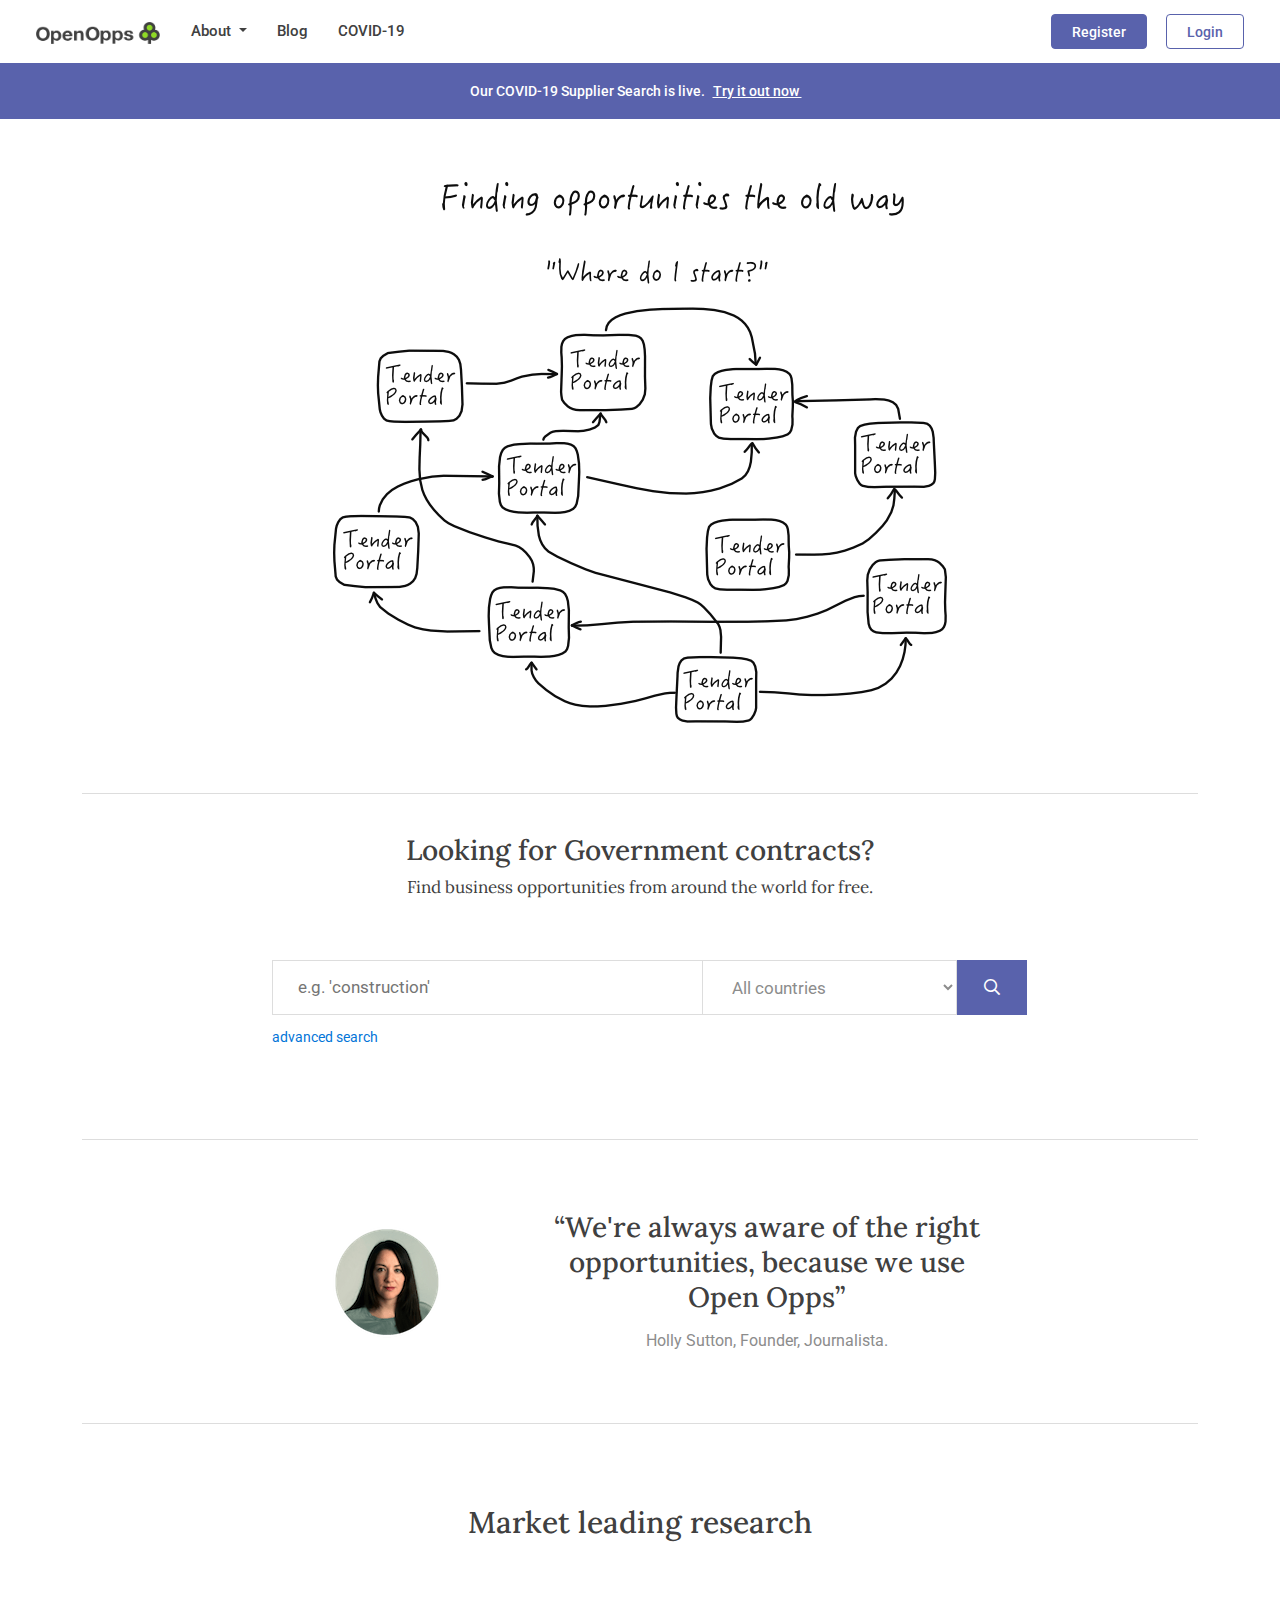
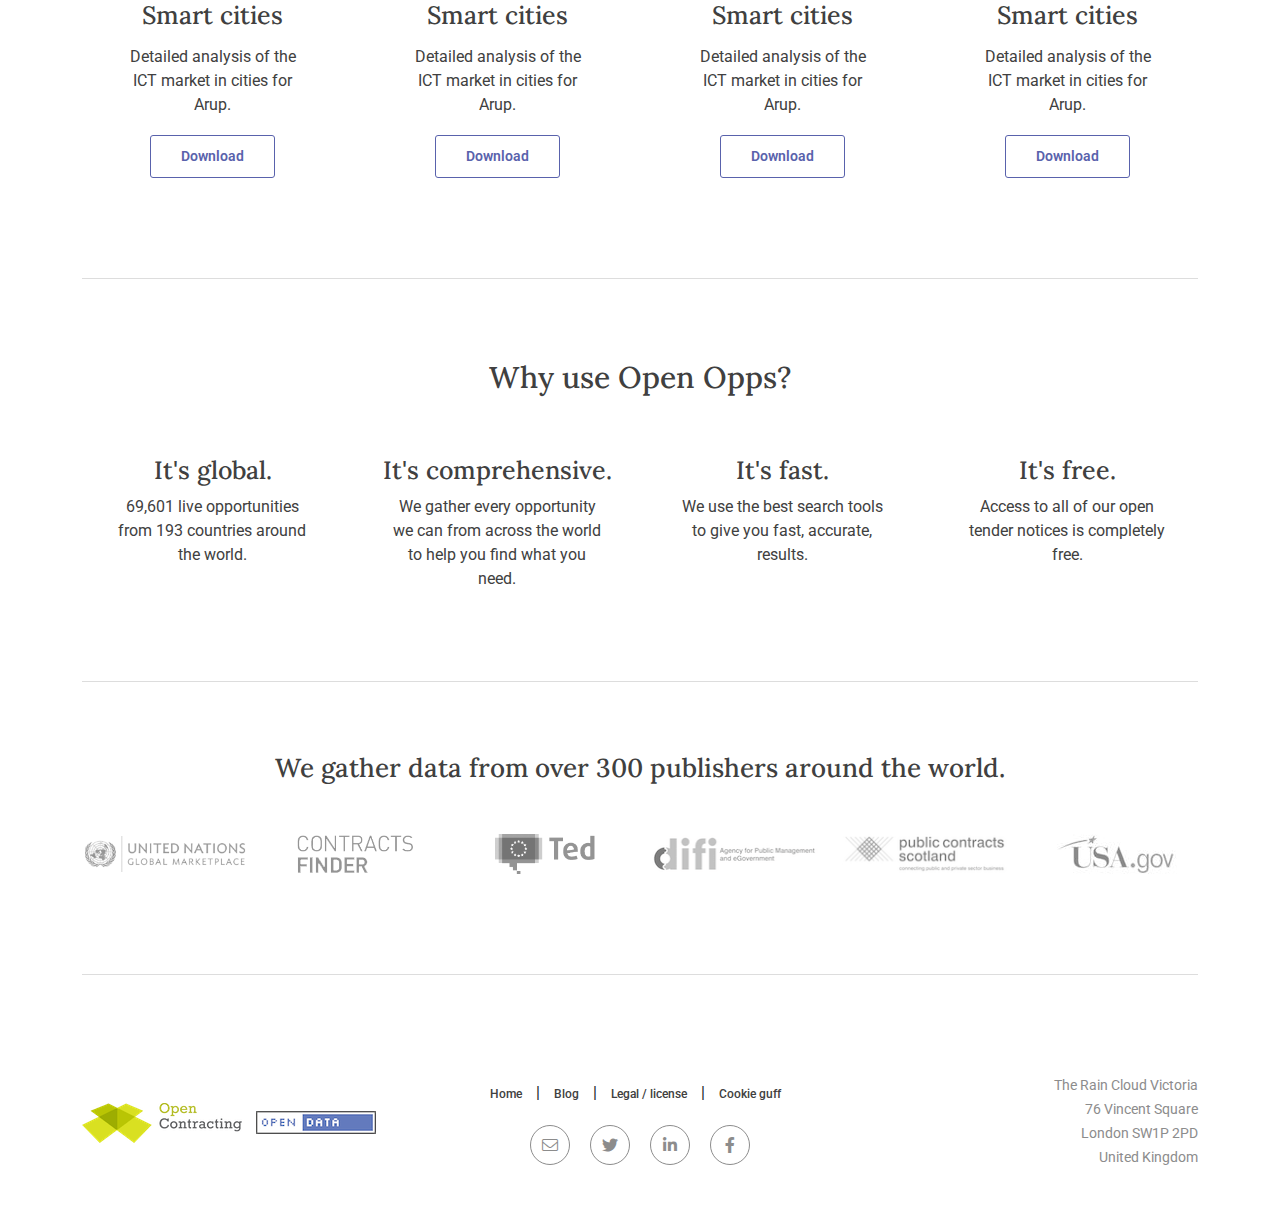
<file: index.html>
<!doctype html>
<html class="no-js" lang="">

<head>
   <meta charset="utf-8">
   <title>OpenOpps.com - never miss an opportunity.</title>
   <meta name="description" content="">
   <meta name="viewport" content="width=device-width, initial-scale=1">
   <!-- google fonts link  -->
   <link
      href="https://fonts.googleapis.com/css2?family=Lora:ital,wght@0,400;0,500;0,600;0,700;1,400;1,500;1,600;1,700&family=Roboto:wght@300;400;500;700;900&display=swap"
      rel="stylesheet">
   <!-- Favicons -->
   <link rel="icon" href="asset/img/favicons/icon.png">
   <!-- bootstrap css link  -->
   <link rel="stylesheet" href="asset/css/bootstrap.min.css">
   <!-- font awsome icon link -->
   <link rel="stylesheet" href="asset/css/fontawsome.css">
   <!-- animate css link  -->
   <link rel="stylesheet" href="asset/css/animate.min.css">
   <!-- main css file link -->
   <link rel="stylesheet" href="asset/css/style.css">
   <!-- responsive css link -->
   <link rel="stylesheet" href="asset/css/responsive.css">
   <!-- this is for mordanizar js link -->
   <script src="asset/js/vendor/modernizr-3.6.0.min.js"></script>
</head>

<body>
   <!-- start header area  -->
   <header id="main_header" class="sticky">
      <div class="container-fluid">
         <div class="row">
            <div class="col-12">
               <nav class="navbar navbar-expand-lg">
                  <div class="container-fluid">
                     <a class="navbar-brand" href="#">
                        <img class="img-fluid" src="asset/img/logo.png" alt="">
                     </a>
                     <button class="navbar-toggler" type="button" data-bs-toggle="collapse"
                        data-bs-target="#navbarSupportedContent" aria-controls="navbarSupportedContent"
                        aria-expanded="false" aria-label="Toggle navigation">
                        <span class="navbar-toggler-icon">
                           <i class="far fa-bars"></i>
                        </span>
                     </button>
                     <div class="collapse navbar-collapse" id="navbarSupportedContent">
                        <ul class="navbar-nav me-auto mb-2 mb-lg-0">
                           <li class="nav-item dropdown">
                              <a class="nav-link dropdown-toggle" href="#" id="navbarDropdown" role="button"
                                 data-bs-toggle="dropdown" aria-expanded="false">
                                 About
                              </a>
                              <ul class="dropdown-menu" aria-labelledby="navbarDropdown">
                                 <li><a class="dropdown-item" href="#">Contact us</a></li>
                                 <li><a class="dropdown-item" href="#">Our company</a></li>
                                 <li><a class="dropdown-item" href="#">Vision</a></li>
                                 <li><a class="dropdown-item" href="#">FAQs</a></li>
                                 <li><a class="dropdown-item" href="#">Logos</a></li>
                              </ul>
                           </li>
                           <li class="nav-item">
                              <a class="nav-link" href="#">Blog</a>
                           </li>
                           <li class="nav-item">
                              <a class="nav-link" href="#">COVID-19</a>
                           </li>
                        </ul>
                        <div class="d-flex">
                           <div class="header_auth_btn">
                              <ul>
                                 <li><a class="res_btn" href="#">Register</a></li>
                                 <li><a href="#">Login</a></li>
                              </ul>
                           </div>
                        </div>
                     </div>
                  </div>
               </nav>
            </div>
         </div>
      </div>
   </header>
   <!-- end header area  -->

   <!-- header infor box  -->
   <div id="header_info_box">
      <div class="container">
         <div class="row">
            <div class="col-12">
               <div class="header_info_content text-center">
                  <h4>Our COVID-19 Supplier Search is live. <a href="#">Try it out now <i
                  class="fal fa-angle-double-right"></i></a></h4>
               </div>
            </div>
         </div>
      </div>
   </div>
   <!-- end header info box  -->

   <!-- start hero banar area  -->
   <section id="hero_banar">
      <div class="container">
         <div class="row">
            <div class="col-xxl-8 mx-auto">
               <div class="hero_banar_image text-center">
                  <img class="img-fluid" src="asset/img/hero-image.png" alt="">
               </div>
            </div>
         </div>
      </div>
   </section>
   <!-- end hero banar area  -->


   <!-- start search engine area  -->
   <section id="serch_engine_area">
      <div class="container">
         <div class="row">
            <div class="col-12">
               <div class="top_title text-center">
                  <h3>Looking for Government contracts?</h3>
                  <p>Find business opportunities from around the world for free.</p>
               </div>
               <div class="main_form_area">
                  <div class="row">
                     <div class="col-xxl-7 col-xl-8 col-lg-9 col-md-11 mx-auto">
                        <form action="#">
                           <div class="normal_form">
                              <div class="row form_row_modify_mobile">
                                 <div class="col-xxl-7 col-xl-7 col-lg-7 col-md-7 col-sm-6 pr0 mpl0 mpr0">
                                    <div class="input_box large_input">
                                       <input name="category" type="text" class="c_input" placeholder="e.g. 'construction'">
                                    </div>
                                 </div>
                                 <div class="col-xxl-4 col-xl-4 col-lg-4 col-md-4 col-sm-4 pr0 pl0 mpl0 mpr0">
                                    <div class="input_box">
                                       <select class="c_input" id="country"
                                          name="countryname">
                                          <option href="#" value="all" selected="">All countries</option>
                                          <option disabled="">──────────</option>
                                          <option value="United Kingdom">United Kingdom</option>
                                          <option value="Europe">Europe</option>
                                          <option disabled="">──────────</option>
   
                                          <option value="Afghanistan">Afghanistan</option>
   
                                          <option value="Albania">Albania</option>
   
                                          <option value="Algeria">Algeria</option>
   
                                          <option value="Andorra">Andorra</option>
   
                                          <option value="Angola">Angola</option>
   
                                          <option value="Antigua and Barbuda">Antigua and Barbuda</option>
   
                                          <option value="Argentina">Argentina</option>
   
                                          <option value="Armenia">Armenia</option>
   
                                          <option value="Australia">Australia</option>
   
                                          <option value="Austria">Austria</option>
   
                                          <option value="Azerbaijan">Azerbaijan</option>
   
                                          <option value="Bahamas">Bahamas</option>
   
                                          <option value="Bahrain">Bahrain</option>
   
                                          <option value="Bangladesh">Bangladesh</option>
   
                                          <option value="Barbados">Barbados</option>
   
                                          <option value="Belarus">Belarus</option>
   
                                          <option value="Belgium">Belgium</option>
   
                                          <option value="Belize">Belize</option>
   
                                          <option value="Benin">Benin</option>
   
                                          <option value="Bhutan">Bhutan</option>
   
                                          <option value="Bolivia">Bolivia</option>
   
                                          <option value="Bosnia and Herzegovina">Bosnia and Herzegovina</option>
   
                                          <option value="Botswana">Botswana</option>
   
                                          <option value="Brazil">Brazil</option>
   
                                          <option value="Brunei">Brunei</option>
   
                                          <option value="Bulgaria">Bulgaria</option>
   
                                          <option value="Burkina Faso">Burkina Faso</option>
   
                                          <option value="Burundi">Burundi</option>
   
                                          <option value="Cambodia">Cambodia</option>
   
                                          <option value="Cameroon">Cameroon</option>
   
                                          <option value="Canada">Canada</option>
   
                                          <option value="Cape Verde">Cape Verde</option>
   
                                          <option value="Central African Republic">Central African Republic</option>
   
                                          <option value="Chad">Chad</option>
   
                                          <option value="Chile">Chile</option>
   
                                          <option value="China">China</option>
   
                                          <option value="Colombia">Colombia</option>
   
                                          <option value="Comoros">Comoros</option>
   
                                          <option value="Cook Islands">Cook Islands</option>
   
                                          <option value="Costa Rica">Costa Rica</option>
   
                                          <option value="Croatia">Croatia</option>
   
                                          <option value="Cuba">Cuba</option>
   
                                          <option value="Curacao">Curacao</option>
   
                                          <option value="Cyprus">Cyprus</option>
   
                                          <option value="Czech Republic">Czech Republic</option>
   
                                          <option value="Denmark">Denmark</option>
   
                                          <option value="Djibouti">Djibouti</option>
   
                                          <option value="Dominica">Dominica</option>
   
                                          <option value="Dominican Republic">Dominican Republic</option>
   
                                          <option value="Ecuador">Ecuador</option>
   
                                          <option value="Egypt">Egypt</option>
   
                                          <option value="El Salvador">El Salvador</option>
   
                                          <option value="Equatorial Guinea">Equatorial Guinea</option>
   
                                          <option value="Eritrea">Eritrea</option>
   
                                          <option value="Estonia">Estonia</option>
   
                                          <option value="Ethiopia">Ethiopia</option>
   
                                          <option value="Fiji">Fiji</option>
   
                                          <option value="Finland">Finland</option>
   
                                          <option value="France">France</option>
   
                                          <option value="French Southern Territories">French Southern Territories</option>
   
                                          <option value="Gabon">Gabon</option>
   
                                          <option value="Gambia">Gambia</option>
   
                                          <option value="Georgia">Georgia</option>
   
                                          <option value="Germany">Germany</option>
   
                                          <option value="Ghana">Ghana</option>
   
                                          <option value="Gibraltar">Gibraltar</option>
   
                                          <option value="Greece">Greece</option>
   
                                          <option value="Grenada">Grenada</option>
   
                                          <option value="Guatemala">Guatemala</option>
   
                                          <option value="Guernsey">Guernsey</option>
   
                                          <option value="Guinea">Guinea</option>
   
                                          <option value="Guinea-Bissau">Guinea-Bissau</option>
   
                                          <option value="Guyana">Guyana</option>
   
                                          <option value="Haiti">Haiti</option>
   
                                          <option value="Honduras">Honduras</option>
   
                                          <option value="Hong Kong">Hong Kong</option>
   
                                          <option value="Hungary">Hungary</option>
   
                                          <option value="Iceland">Iceland</option>
   
                                          <option value="India">India</option>
   
                                          <option value="Indonesia">Indonesia</option>
   
                                          <option value="Iran">Iran</option>
   
                                          <option value="Iraq">Iraq</option>
   
                                          <option value="Ireland">Ireland</option>
   
                                          <option value="Isle of Man">Isle of Man</option>
   
                                          <option value="Israel">Israel</option>
   
                                          <option value="Italy">Italy</option>
   
                                          <option value="Jamaica">Jamaica</option>
   
                                          <option value="Japan">Japan</option>
   
                                          <option value="Jersey">Jersey</option>
   
                                          <option value="Jordan">Jordan</option>
   
                                          <option value="Kazakhstan">Kazakhstan</option>
   
                                          <option value="Kenya">Kenya</option>
   
                                          <option value="Kiribati">Kiribati</option>
   
                                          <option value="Kosovo">Kosovo</option>
   
                                          <option value="Kuwait">Kuwait</option>
   
                                          <option value="Kyrgyzstan">Kyrgyzstan</option>
   
                                          <option value="Laos">Laos</option>
   
                                          <option value="Latvia">Latvia</option>
   
                                          <option value="Lebanon">Lebanon</option>
   
                                          <option value="Lesotho">Lesotho</option>
   
                                          <option value="Liberia">Liberia</option>
   
                                          <option value="Libya">Libya</option>
   
                                          <option value="Liechtenstein">Liechtenstein</option>
   
                                          <option value="Lithuania">Lithuania</option>
   
                                          <option value="Luxembourg">Luxembourg</option>
   
                                          <option value="Macedonia">Macedonia</option>
   
                                          <option value="Madagascar">Madagascar</option>
   
                                          <option value="Malawi">Malawi</option>
   
                                          <option value="Malaysia">Malaysia</option>
   
                                          <option value="Mali">Mali</option>
   
                                          <option value="Malta">Malta</option>
   
                                          <option value="Marshall Islands">Marshall Islands</option>
   
                                          <option value="Mauritania">Mauritania</option>
   
                                          <option value="Mauritius">Mauritius</option>
   
                                          <option value="Mexico">Mexico</option>
   
                                          <option value="Monaco">Monaco</option>
   
                                          <option value="Mongolia">Mongolia</option>
   
                                          <option value="Montenegro">Montenegro</option>
   
                                          <option value="Morocco">Morocco</option>
   
                                          <option value="Mozambique">Mozambique</option>
   
                                          <option value="Namibia">Namibia</option>
   
                                          <option value="Nauru">Nauru</option>
   
                                          <option value="Nepal">Nepal</option>
   
                                          <option value="Netherlands">Netherlands</option>
   
                                          <option value="New Zealand">New Zealand</option>
   
                                          <option value="Nicaragua">Nicaragua</option>
   
                                          <option value="Niger">Niger</option>
   
                                          <option value="Niue">Niue</option>
   
                                          <option value="Norway">Norway</option>
   
                                          <option value="Oman">Oman</option>
   
                                          <option value="Pakistan">Pakistan</option>
   
                                          <option value="Palau">Palau</option>
   
                                          <option value="Panama">Panama</option>
   
                                          <option value="Papua New Guinea">Papua New Guinea</option>
   
                                          <option value="Paraguay">Paraguay</option>
   
                                          <option value="Peru">Peru</option>
   
                                          <option value="Philippines">Philippines</option>
   
                                          <option value="Poland">Poland</option>
   
                                          <option value="Portugal">Portugal</option>
   
                                          <option value="Qatar">Qatar</option>
   
                                          <option value="Romania">Romania</option>
   
                                          <option value="Russia">Russia</option>
   
                                          <option value="Rwanda">Rwanda</option>
   
                                          <option value="Saint Kitts and Nevis">Saint Kitts and Nevis</option>
   
                                          <option value="Saint Lucia">Saint Lucia</option>
   
                                          <option value="Saint Vincent and the Grenadines">Saint Vincent and the Grenadines
                                          </option>
   
                                          <option value="Samoa">Samoa</option>
   
                                          <option value="Saudi Arabia">Saudi Arabia</option>
   
                                          <option value="Senegal">Senegal</option>
   
                                          <option value="Serbia">Serbia</option>
   
                                          <option value="Seychelles">Seychelles</option>
   
                                          <option value="Sierra Leone">Sierra Leone</option>
   
                                          <option value="Singapore">Singapore</option>
   
                                          <option value="Slovakia">Slovakia</option>
   
                                          <option value="Slovenia">Slovenia</option>
   
                                          <option value="Solomon Islands">Solomon Islands</option>
   
                                          <option value="Somalia">Somalia</option>
   
                                          <option value="South Africa">South Africa</option>
   
                                          <option value="South Sudan">South Sudan</option>
   
                                          <option value="Spain">Spain</option>
   
                                          <option value="Sri Lanka">Sri Lanka</option>
   
                                          <option value="Sudan">Sudan</option>
   
                                          <option value="Suriname">Suriname</option>
   
                                          <option value="Swaziland">Swaziland</option>
   
                                          <option value="Sweden">Sweden</option>
   
                                          <option value="Switzerland">Switzerland</option>
   
                                          <option value="Syria">Syria</option>
   
                                          <option value="São Tomé and Príncipe">São Tomé and Príncipe</option>
   
                                          <option value="Tajikistan">Tajikistan</option>
   
                                          <option value="Tanzania">Tanzania</option>
   
                                          <option value="Thailand">Thailand</option>
   
                                          <option value="Togo">Togo</option>
   
                                          <option value="Tonga">Tonga</option>
   
                                          <option value="Trinidad and Tobago">Trinidad and Tobago</option>
   
                                          <option value="Tunisia">Tunisia</option>
   
                                          <option value="Turkey">Turkey</option>
   
                                          <option value="Turkmenistan">Turkmenistan</option>
   
                                          <option value="Tuvalu">Tuvalu</option>
   
                                          <option value="Uganda">Uganda</option>
   
                                          <option value="Ukraine">Ukraine</option>
   
                                          <option value="United Arab Emirates">United Arab Emirates</option>
   
                                          <option value="United Kingdom">United Kingdom</option>
   
                                          <option value="United States">United States</option>
   
                                          <option value="Uruguay">Uruguay</option>
   
                                          <option value="Uzbekistan">Uzbekistan</option>
   
                                          <option value="Vanuatu">Vanuatu</option>
   
                                          <option value="Vatican City">Vatican City</option>
   
                                          <option value="Venezuela">Venezuela</option>
   
                                          <option value="Vietnam">Vietnam</option>
   
                                          <option value="Western Sahara">Western Sahara</option>
   
                                          <option value="Yemen">Yemen</option>
   
                                          <option value="Zambia">Zambia</option>
   
                                          <option value="Zimbabwe">Zimbabwe</option>
   
                                       </select>
                                    </div>
                                 </div>
                                 <div class="col-xxl-1 col-xl-1 col-lg-1 col-md-1 col-sm-2 pl0 mpl0 mpr0">
                                    <div class="form_subit_btn">
                                       <button type="submit"><i class="far fa-search"></i></button>
                                    </div>
                                 </div>
                              </div>
                           </div>
                           <div class="toggle_advance_form">
                              <button type="button" data-bs-toggle="collapse" data-bs-target="#advanced-search-collaspe" aria-expanded="false" aria-controls="collapseExample">
                                 advanced search
                               </button>
                           </div>
                           <div class="collapse advace_form_element" id="advanced-search-collaspe">
                              <div class="row">
                                 <div class="col-xxl-11 col-xl-11 col-lg-11 col-md-11">
                                    <div class="form_row">
                                       <div class="row">
                                          <div class="col-xxl-4 col-xl-4 col-lg-4 col-md-4 col-sm-6">
                                             <div class="input_box">
                                                <label>Buyer:</label>
                                                <input class="c_input" type="text" placeholder="e.g. Ministry of Finance">
                                             </div>
                                          </div>
                                          <div class="col-xxl-4  col-xl-4 col-lg-4 col-md-4 col-sm-6">
                                             <div class="input_box">
                                                <label>Location:</label>
                                                <input class="c_input" type="text" placeholder="e.g. Portland or Sussex">
                                             </div>
                                          </div>
                                          <div class="col-xxl-4  col-xl-4 col-lg-4 col-md-4 col-sm-12">
                                             <div class="input_box">
                                                <label>Published:</label>
                                                <select class="c_input">
                                                   <option value="any">Any published date</option>
                                                   <option value="today">Today</option>
                                                   <option value="7days">Within the last 7 days</option>
                                                   <option value="14days">Within the last 14 days</option>
                                                   <option value="30days">Within the last 30 days</option>
                                                   <option value="3months">Within the last 3 months</option>
                                                   <option value="1year">Within the last year</option>
                                                </select>
                                             </div>
                                          </div>
                                       </div>
                                    </div>
                                    <div class="form_row">
                                       <div class="row">
                                          <div class="col-xxl-8  col-xl-8 col-lg-8 col-md-8 col-sm-7">
                                             <div class="input_box">
                                                <label>CPV code:</label>
                                                <select class="c_input" id="cpv" name="cpv">
                                                   <option value="">CPV code</option>
                                                   
                                                       <option value="03000000">Agricultural, farming, fishing, forestry and related products</option>
                                                   
                                                       <option value="09000000">Petroleum products, fuel, electricity and other sources of energy</option>
                                                   
                                                       <option value="14000000">Mining, basic metals and related products</option>
                                                   
                                                       <option value="15000000">Food, beverages, tobacco and related products</option>
                                                   
                                                       <option value="16000000">Agricultural machinery</option>
                                                   
                                                       <option value="18000000">Clothing, footwear, luggage articles and accessories</option>
                                                   
                                                       <option value="19000000">Leather and textile fabrics, plastic and rubber materials</option>
                                                   
                                                       <option value="22000000">Printed matter and related products</option>
                                                   
                                                       <option value="24000000">Chemical products</option>
                                                   
                                                       <option value="30000000">Office and computing machinery, equipment and supplies except furniture and software packages</option>
                                                   
                                                       <option value="31000000">Electrical machinery, apparatus, equipment and consumables; lighting</option>
                                                   
                                                       <option value="32000000">Radio, television, communication, telecommunication and related equipment</option>
                                                   
                                                       <option value="33000000">Medical equipments, pharmaceuticals and personal care products</option>
                                                   
                                                       <option value="34000000">Transport equipment and auxiliary products to transportation</option>
                                                   
                                                       <option value="35000000">Security, fire-fighting, police and defence equipment</option>
                                                   
                                                       <option value="37000000">Musical instruments, sport goods, games, toys, handicraft, art materials and accessories</option>
                                                   
                                                       <option value="38000000">Laboratory, optical and precision equipments (excl. glasses)</option>
                                                   
                                                       <option value="39000000">Furniture (incl. office furniture), furnishings, domestic appliances (excl. lighting) and cleaning products</option>
                                                   
                                                       <option value="41000000">Collected and purified water</option>
                                                   
                                                       <option value="42000000">Industrial machinery</option>
                                                   
                                                       <option value="43000000">Machinery for mining, quarrying, construction equipment</option>
                                                   
                                                       <option value="44000000">Construction structures and materials; auxiliary products to construction (except electric apparatus)</option>
                                                   
                                                       <option value="45000000">Construction work</option>
                                                   
                                                       <option value="48000000">Software package and information systems</option>
                                                   
                                                       <option value="50000000">Repair and maintenance services</option>
                                                   
                                                       <option value="51000000">Installation services (except software)</option>
                                                   
                                                       <option value="55000000">Hotel, restaurant and retail trade services</option>
                                                   
                                                       <option value="60000000">Transport services (excl. Waste transport)</option>
                                                   
                                                       <option value="63000000">Supporting and auxiliary transport services; travel agencies services</option>
                                                   
                                                       <option value="64000000">Postal and telecommunications services</option>
                                                   
                                                       <option value="65000000">Public utilities</option>
                                                   
                                                       <option value="66000000">Financial and insurance services</option>
                                                   
                                                       <option value="70000000">Real estate services</option>
                                                   
                                                       <option value="71000000">Architectural, construction, engineering and inspection services</option>
                                                   
                                                       <option value="72000000">IT services: consulting, software development, Internet and support</option>
                                                   
                                                       <option value="73000000">Research and development services and related consultancy services</option>
                                                   
                                                       <option value="75000000">Administration, defence and social security services</option>
                                                   
                                                       <option value="76000000">Services related to the oil and gas industry</option>
                                                   
                                                       <option value="77000000">Agricultural, forestry, horticultural, aquacultural and apicultural services</option>
                                                   
                                                       <option value="79000000">Business services: law, marketing, consulting, recruitment, printing and security</option>
                                                   
                                                       <option value="80000000">Education and training services</option>
                                                   
                                                       <option value="85000000">Health and social work services</option>
                                                   
                                                       <option value="90000000">Sewage, refuse, cleaning and environmental services</option>
                                                   
                                                       <option value="92000000">Recreational, cultural and sporting services</option>
                                                   
                                                       <option value="98000000">Other community, social and personal services</option>
                                                   
                                               </select>
                                             </div>
                                          </div>
                                          <div class="col-xxl-4  col-xl-4 col-lg-4 col-md-4 col-sm-5">
                                             <div class="input_box">
                                                <label>Deadline:</label>
                                                <select class="c_input">
                                                   <option value="future">In the future</option>
                                                   <option value="7days">In the next 7 days</option>
                                                   <option value="14days">In the next 14 days</option>
                                                   <option value="30days">In the next 30 days</option>
                                                   <option value="3months">In the next 3 months</option>
                                                   <option value="1year">In the next year</option>
                                                </select>
                                             </div>
                                          </div>
                                       </div>
                                    </div>
                                 </div>
                              </div>
                           </div>
                        </form>
                     </div>
                  </div>
               </div>
            </div>
         </div>
      </div>
   </section>
   <!-- end search engine area  -->

   <!-- start about feedback area  -->
   <section id="about_feedback_area">
      <div class="container">
         <div class="row">
            <div class="col-12">
               <div class="about_feedback_wrapper">
                  <div class="row">
                     <div class="col-xxl-7 col-xl-8 col-lg-9 col-md-11 mx-auto">
                        <div class="row align-items-center">
                           <div class="col-xl-4 col-lg-4 col-md-4">
                              <div class="about_feedback_image text-center">
                                 <img class="img-fluid" src="asset/img/about_feedback.png" alt="">
                              </div>
                           </div>
                           <div class="col-xl-8 col-lg-8 col-md-8">
                              <div class="about_feedback_content text-center">
                                 <h3>“We're always aware of the right opportunities, because we use
                                 Open Opps”</h3>
                                 <p>Holly Sutton, Founder, Journalista.</p>
                              </div>
                           </div>
                        </div>
                     </div>
                  </div>
               </div>
            </div>
         </div>
      </div>
   </section>
   <!-- end about feedback area  -->

   <!-- start leading research  -->
   <section id="leading_research">
      <div class="container">
         <div class="row">
            <div class="col-12">
               <div class="top_title text-center">
                  <h3>Market leading research</h3>
               </div>
               <div class="leading_research_wrapper">
                  <div class="row">
                     <div class="col-xl-3 col-lg-3 col-md-6 col-sm-6">
                        <div class="leading_research_item text-center">
                           <h3>Smart cities</h3>
                           <p>Detailed analysis of the ICT market in cities for Arup.</p>
                           <a href="#">Download</a>
                        </div>
                     </div>
                     <div class="col-xl-3 col-lg-3 col-md-6 col-sm-6">
                        <div class="leading_research_item text-center">
                           <h3>Smart cities</h3>
                           <p>Detailed analysis of the ICT market in cities for Arup.</p>
                           <a href="#">Download</a>
                        </div>
                     </div>
                     <div class="col-xl-3 col-lg-3 col-md-6 col-sm-6">
                        <div class="leading_research_item text-center">
                           <h3>Smart cities</h3>
                           <p>Detailed analysis of the ICT market in cities for Arup.</p>
                           <a href="#">Download</a>
                        </div>
                     </div>
                     <div class="col-xl-3 col-lg-3 col-md-6 col-sm-6">
                        <div class="leading_research_item text-center">
                           <h3>Smart cities</h3>
                           <p>Detailed analysis of the ICT market in cities for Arup.</p>
                           <a href="#">Download</a>
                        </div>
                     </div>
                  </div>
               </div>
            </div>
         </div>
      </div>
   </section>
   <!-- end leading research  -->



   <!-- start why us  -->
   <section id="why_us">
      <div class="container">
         <div class="row">
            <div class="col-12">
               <div class="top_title text-center">
                  <h3>Why use Open Opps?</h3>
               </div>
               <div class="why_us_wrapper">
                  <div class="row">
                     <div class="col-xl-3 col-lg-3 col-md-6 col-sm-6">
                        <div class="why_us_item text-center">
                           <h3>It's global.</h3>
                           <p>69,601 live opportunities from 193 countries around the world.</p>
                        </div>
                     </div>
                     <div class="col-xl-3 col-lg-3 col-md-6 col-sm-6">
                        <div class="why_us_item text-center">
                           <h3>It's comprehensive.</h3>
                           <p>We gather every opportunity we can from across the world to help you find what you need.</p>
                        </div>
                     </div>
                     <div class="col-xl-3 col-lg-3 col-md-6 col-sm-6">
                        <div class="why_us_item text-center">
                           <h3>It's fast.</h3>
                           <p>We use the best search tools to give you fast, accurate, results.</p>
                        </div>
                     </div>
                     <div class="col-xl-3 col-lg-3 col-md-6 col-sm-6">
                        <div class="why_us_item text-center">
                           <h3>It's free.</h3>
                           <p>Access to all of our open tender notices is completely free.</p>
                        </div>
                     </div>
                  </div>
               </div>
            </div>
         </div>
      </div>
   </section>
   <!-- end why us  -->

   <!-- start brand area  -->
   <section id="brand_area">
      <div class="container">
         <div class="row">
            <div class="col-12">
               <div class="top_title text-center">
                  <h3>We gather data from over 300 publishers around the world.</h3>
               </div>
               <div class="brand_wrapper">
                  <div class="row align-items-center">
                     <div class="col-xxl-2 col-xl-2 col-lg-3 col-md-4 col-sm-6">
                        <div class="brand_item text-center">
                           <a href="#">
                              <img class="img-fluid" src="asset/img/brand/1.png" alt="">
                           </a>
                        </div>
                     </div>
                     <div class="col-xxl-2 col-xl-2 col-lg-3 col-md-4 col-sm-6">
                        <div class="brand_item text-center">
                           <a href="#">
                              <img class="img-fluid" src="asset/img/brand/2.png" alt="" style="height: 40px;">
                           </a>
                        </div>
                     </div>
                     <div class="col-xxl-2 col-xl-2 col-lg-3 col-md-4 col-sm-6">
                        <div class="brand_item text-center">
                           <a href="#">
                              <img class="img-fluid" src="asset/img/brand/3.png" alt="" style="height: 40px;">
                           </a>
                        </div>
                     </div>
                     <div class="col-xxl-2 col-xl-2 col-lg-3 col-md-4 col-sm-6">
                        <div class="brand_item text-center">
                           <a href="#">
                              <img class="img-fluid" src="asset/img/brand/4.png" alt="" style="height: 40px;">
                           </a>
                        </div>
                     </div>
                     <div class="col-xxl-2 col-xl-2 col-lg-3 col-md-4 col-sm-6">
                        <div class="brand_item text-center">
                           <a href="#">
                              <img class="img-fluid" src="asset/img/brand/5.png" alt="">
                           </a>
                        </div>
                     </div>
                     <div class="col-xxl-2 col-xl-2 col-lg-3 col-md-4 col-sm-6">
                        <div class="brand_item text-center">
                           <a href="#">
                              <img class="img-fluid" src="asset/img/brand/6.jpg" alt="">
                           </a>
                        </div>
                     </div>
                  </div>
               </div>
            </div>
         </div>
      </div>
   </section>
   <!-- end brand area  -->

   <!-- start footer area  -->
   <footer id="footer">
      <div class="container">
         <div class="row">
            <div class="col-12">
               <div class="footer_wrapper">
                  <div class="row align-items-center">
                     <div class="col-xxl-4 col-xl-4 col-lg-3 col-md-3 col-sm-12">
                        <div class="footer_left_image">
                           <ul>
                              <li><img class="img-fluid" src="asset/img/ocp.png" alt=""></li>
                              <li><img class="img-fluid" src="asset/img/open-data.png" alt=""></li>
                           </ul>
                        </div>
                     </div>
                     <div class="col-xxl-4 col-xl-4 col-lg-6 col-md-6 col-sm-7">
                        <div class="footer_social text-center">
                           <div class="link_box">
                              <ul>
                                 <li><a href="#">Home</a></li>
                                 <li>|</li>
                                 <li><a href="#">Blog</a></li>
                                 <li>|</li>
                                 <li><a href="#">Legal / license</a></li>
                                 <li>|</li>
                                 <li><a href="#">Cookie guff</a></li>
                              </ul>
                           </div>
                           <div class="social_box">
                              <ul>
                                 <li><a href="#"><i class="fal fa-envelope"></i></a></li>
                                 <li><a href="#"><i class="fab fa-twitter"></i></a></li>
                                 <li><a href="#"><i class="fab fa-linkedin-in"></i></a></li>
                                 <li><a href="#"><i class="fab fa-facebook-f"></i></a></li>
                              </ul>
                           </div>
                        </div>
                     </div>
                     <div class="col-xxl-4 col-xl-4 col-lg-3 col-md-3 col-sm-5">
                        <div class="footer_right_box text-end">
                           <ul>
                              <li>The Rain Cloud Victoria</li>
                              <li>76 Vincent Square</li>
                              <li>London SW1P 2PD</li>
                              <li>United Kingdom</li>
                           </ul>
                        </div>
                     </div>
                  </div>
               </div>
            </div>
         </div>
      </div>
   </footer>
   <!-- end footer area  -->

   <!-- all javascript load here -->
   <script src="asset/js/vendor/jquery-3.3.1.min.js"></script>
   <script src="asset/js/bootstrap.bundle.min.js"></script>
   <script src="asset/js/custom.js"></script>
</body>

</html>
</file>
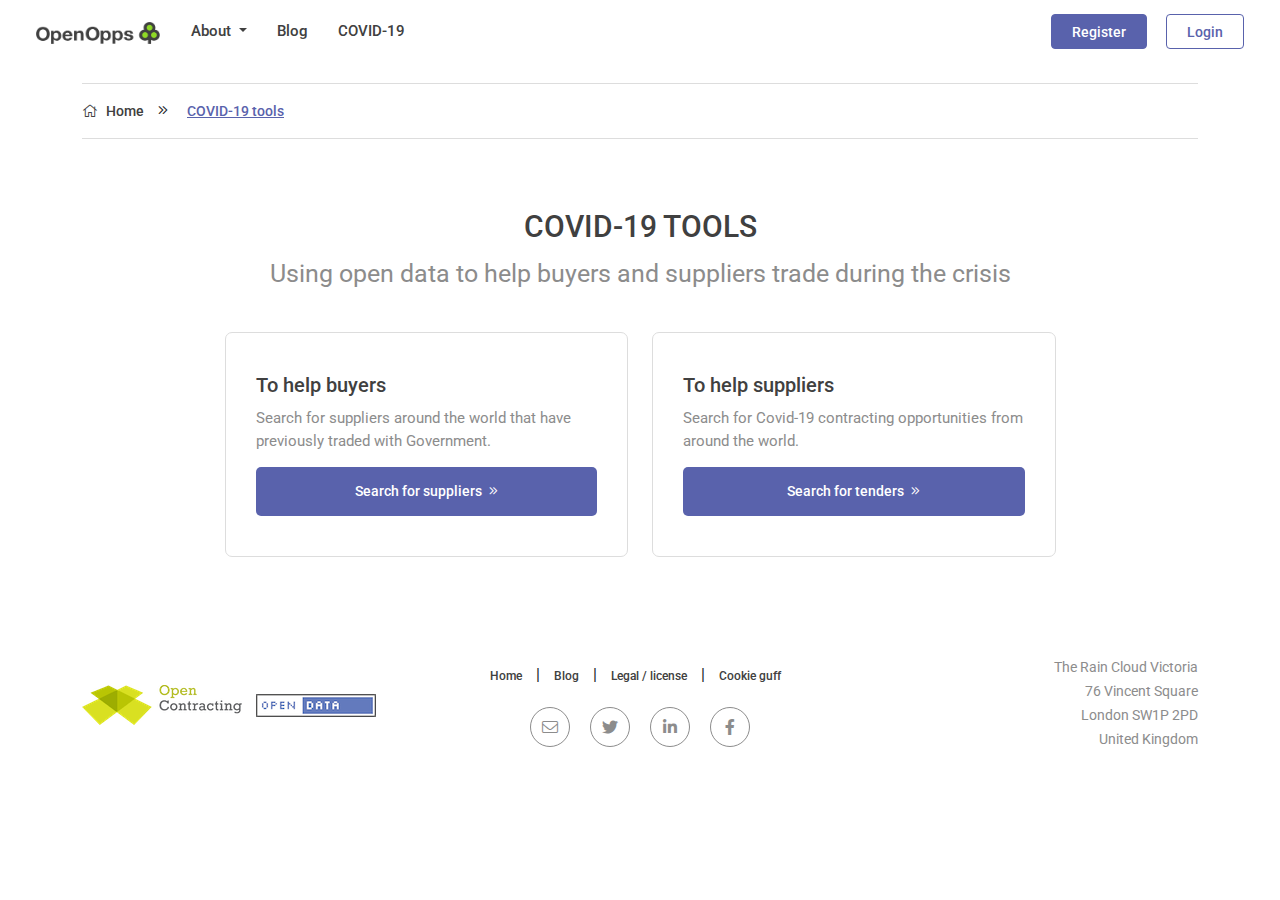
<file: covid-19.html>
<!doctype html>
<html class="no-js" lang="">

<head>
   <meta charset="utf-8">
   <title>COVID 19 Tools-</title>
   <meta name="description" content="">
   <meta name="viewport" content="width=device-width, initial-scale=1">
   <!-- google fonts link  -->
   <link
      href="https://fonts.googleapis.com/css2?family=Lora:ital,wght@0,400;0,500;0,600;0,700;1,400;1,500;1,600;1,700&family=Roboto:wght@300;400;500;700;900&display=swap"
      rel="stylesheet">
   <!-- Favicons -->
   <link rel="icon" href="asset/img/favicons/icon.png">
   <!-- bootstrap css link  -->
   <link rel="stylesheet" href="asset/css/bootstrap.min.css">
   <!-- font awsome icon link -->
   <link rel="stylesheet" href="asset/css/fontawsome.css">
   <!-- animate css link  -->
   <link rel="stylesheet" href="asset/css/animate.min.css">
   <!-- main css file link -->
   <link rel="stylesheet" href="asset/css/style.css">
   <!-- responsive css link -->
   <link rel="stylesheet" href="asset/css/responsive.css">
   <!-- this is for mordanizar js link -->
   <script src="asset/js/vendor/modernizr-3.6.0.min.js"></script>
</head>

<body>
   <!-- start header area  -->
   <header id="main_header" class="sticky">
      <div class="container-fluid">
         <div class="row">
            <div class="col-12">
               <nav class="navbar navbar-expand-lg">
                  <div class="container-fluid">
                     <a class="navbar-brand" href="#">
                        <img class="img-fluid" src="asset/img/logo.png" alt="">
                     </a>
                     <button class="navbar-toggler" type="button" data-bs-toggle="collapse"
                        data-bs-target="#navbarSupportedContent" aria-controls="navbarSupportedContent"
                        aria-expanded="false" aria-label="Toggle navigation">
                        <span class="navbar-toggler-icon">
                           <i class="far fa-bars"></i>
                        </span>
                     </button>
                     <div class="collapse navbar-collapse" id="navbarSupportedContent">
                        <ul class="navbar-nav me-auto mb-2 mb-lg-0">
                           <li class="nav-item dropdown">
                              <a class="nav-link dropdown-toggle" href="#" id="navbarDropdown" role="button"
                                 data-bs-toggle="dropdown" aria-expanded="false">
                                 About
                              </a>
                              <ul class="dropdown-menu" aria-labelledby="navbarDropdown">
                                 <li><a class="dropdown-item" href="#">Contact us</a></li>
                                 <li><a class="dropdown-item" href="#">Our company</a></li>
                                 <li><a class="dropdown-item" href="#">Vision</a></li>
                                 <li><a class="dropdown-item" href="#">FAQs</a></li>
                                 <li><a class="dropdown-item" href="#">Logos</a></li>
                              </ul>
                           </li>
                           <li class="nav-item">
                              <a class="nav-link" href="#">Blog</a>
                           </li>
                           <li class="nav-item">
                              <a class="nav-link" href="#">COVID-19</a>
                           </li>
                        </ul>
                        <div class="d-flex">
                           <div class="header_auth_btn">
                              <ul>
                                 <li><a class="res_btn" href="#">Register</a></li>
                                 <li><a href="#">Login</a></li>
                              </ul>
                           </div>
                        </div>
                     </div>
                  </div>
               </nav>
            </div>
         </div>
      </div>
   </header>
   <!-- end header area  -->

   <!-- start breadcome area  -->
   <div id="bread_come_area">
      <div class="container">
         <div class="row">
            <div class="col-12">
               <div class="bread_come_container">
                  <ul>
                     <li><a href="#"><i class="fal fa-home"></i> Home</a></li>
                     <li><i class="fal fa-angle-double-right"></i></li>
                     <li class="active"><a href="#">COVID-19 tools</a></li>
                  </ul>
               </div>
            </div>
         </div>
      </div>
   </div>
   <!-- end breadcome area  -->

   <!-- start covid 19 tools area  -->
   <section id="covid_19_tools">
      <div class="container">
         <div class="row">
            <div class="col-12">
               <div class="top_title text-center">
                  <h3>Covid-19 tools</h3>
                  <p>Using open data to help buyers and suppliers trade during the crisis</p>
               </div>
               <div class="tools_wrapper">
                  <div class="row">
                     <div class="col-xxl-8 col-xl-9 col-lg-10 mx-auto">
                        <div class="row">
                           <div class="col-xxl-6 col-xl-6 col-lg-6 col-md-6">
                              <div class="tools_item">
                                 <h3>To help buyers</h3>
                                 <p>Search for suppliers around the world that have previously traded with Government.</p>
                                 <a href="#">Search for suppliers <i class="fal fa-angle-double-right"></i></a>
                              </div>
                           </div>
                           <div class="col-xxl-6 col-xl-6 col-lg-6 col-md-6">
                              <div class="tools_item">
                                 <h3>To help suppliers</h3>
                                 <p>Search for Covid-19 contracting opportunities from around the world.</p>
                                 <a href="#">Search for tenders <i class="fal fa-angle-double-right"></i></a>
                              </div>
                           </div>
                        </div>
                     </div>
                  </div>
               </div>
            </div>
         </div>
      </div>
   </section>
   <!-- end covid 19 tools area  -->





















   <!-- start footer area  -->
   <footer id="footer">
      <div class="container">
         <div class="row">
            <div class="col-12">
               <div class="footer_wrapper">
                  <div class="row align-items-center">
                     <div class="col-xxl-4 col-xl-4 col-lg-3 col-md-3 col-sm-12">
                        <div class="footer_left_image">
                           <ul>
                              <li><img class="img-fluid" src="asset/img/ocp.png" alt=""></li>
                              <li><img class="img-fluid" src="asset/img/open-data.png" alt=""></li>
                           </ul>
                        </div>
                     </div>
                     <div class="col-xxl-4 col-xl-4 col-lg-6 col-md-6 col-sm-7">
                        <div class="footer_social text-center">
                           <div class="link_box">
                              <ul>
                                 <li><a href="#">Home</a></li>
                                 <li>|</li>
                                 <li><a href="#">Blog</a></li>
                                 <li>|</li>
                                 <li><a href="#">Legal / license</a></li>
                                 <li>|</li>
                                 <li><a href="#">Cookie guff</a></li>
                              </ul>
                           </div>
                           <div class="social_box">
                              <ul>
                                 <li><a href="#"><i class="fal fa-envelope"></i></a></li>
                                 <li><a href="#"><i class="fab fa-twitter"></i></a></li>
                                 <li><a href="#"><i class="fab fa-linkedin-in"></i></a></li>
                                 <li><a href="#"><i class="fab fa-facebook-f"></i></a></li>
                              </ul>
                           </div>
                        </div>
                     </div>
                     <div class="col-xxl-4 col-xl-4 col-lg-3 col-md-3 col-sm-5">
                        <div class="footer_right_box text-end">
                           <ul>
                              <li>The Rain Cloud Victoria</li>
                              <li>76 Vincent Square</li>
                              <li>London SW1P 2PD</li>
                              <li>United Kingdom</li>
                           </ul>
                        </div>
                     </div>
                  </div>
               </div>
            </div>
         </div>
      </div>
   </footer>
   <!-- end footer area  -->

   <!-- all javascript load here -->
   <script src="asset/js/vendor/jquery-3.3.1.min.js"></script>
   <script src="asset/js/bootstrap.bundle.min.js"></script>
   <script src="asset/js/custom.js"></script>
</body>

</html>
</file>
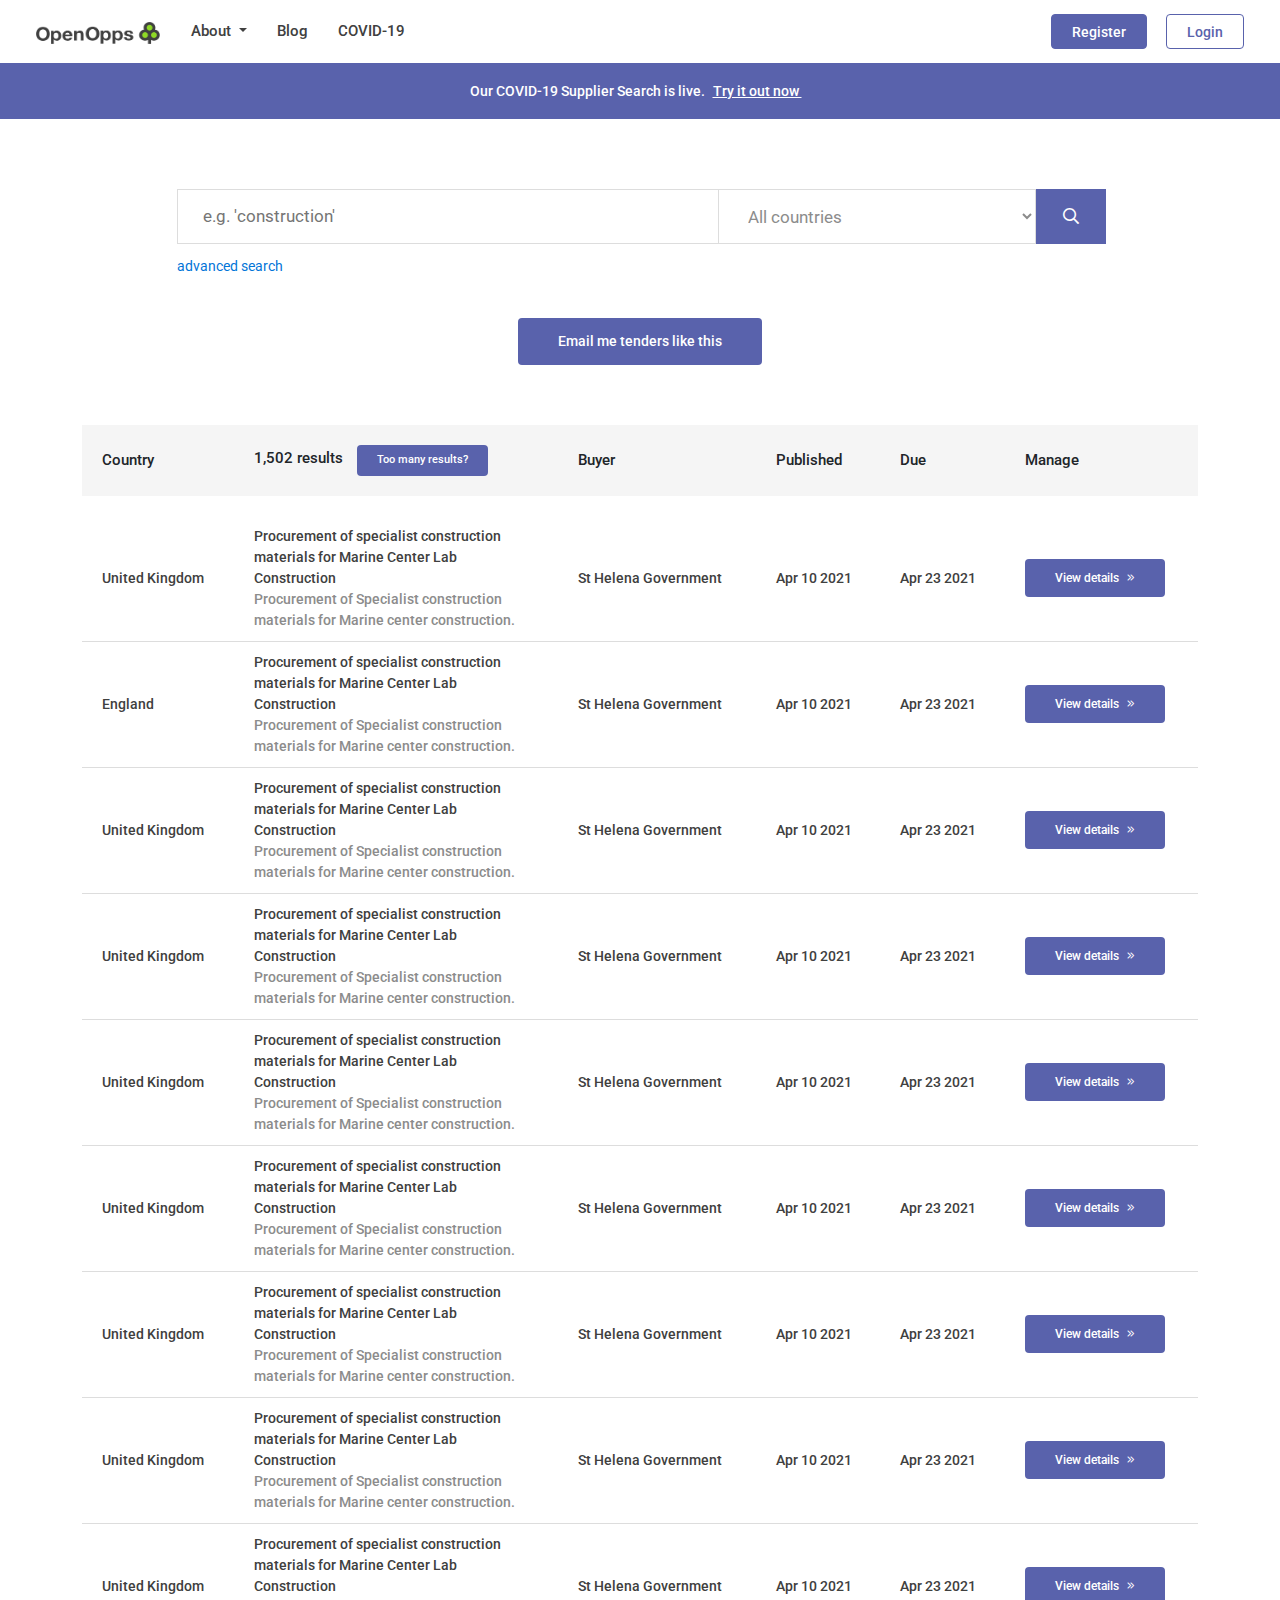
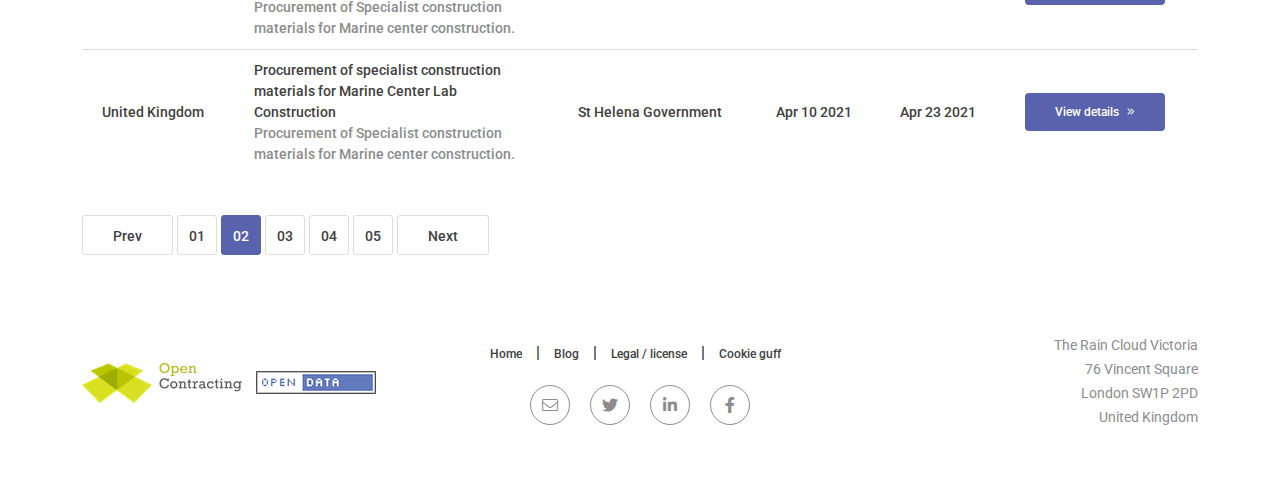
<file: global-search-result.html>
<!doctype html>
<html class="no-js" lang="">

<head>
   <meta charset="utf-8">
   <title>Results - OpenOpps.com - never miss an opportunity</title>
   <meta name="description" content="">
   <meta name="viewport" content="width=device-width, initial-scale=1">
   <!-- google fonts link  -->
   <link
      href="https://fonts.googleapis.com/css2?family=Lora:ital,wght@0,400;0,500;0,600;0,700;1,400;1,500;1,600;1,700&family=Roboto:wght@300;400;500;700;900&display=swap"
      rel="stylesheet">
   <!-- Favicons -->
   <link rel="icon" href="asset/img/favicons/icon.png">
   <!-- bootstrap css link  -->
   <link rel="stylesheet" href="asset/css/bootstrap.min.css">
   <!-- font awsome icon link -->
   <link rel="stylesheet" href="asset/css/fontawsome.css">
   <!-- animate css link  -->
   <link rel="stylesheet" href="asset/css/animate.min.css">
   <!-- main css file link -->
   <link rel="stylesheet" href="asset/css/style.css">
   <!-- responsive css link -->
   <link rel="stylesheet" href="asset/css/responsive.css">
   <!-- this is for mordanizar js link -->
   <script src="asset/js/vendor/modernizr-3.6.0.min.js"></script>
</head>

<body>
   <!-- start header area  -->
   <header id="main_header" class="sticky">
      <div class="container-fluid">
         <div class="row">
            <div class="col-12">
               <nav class="navbar navbar-expand-lg">
                  <div class="container-fluid">
                     <a class="navbar-brand" href="#">
                        <img class="img-fluid" src="asset/img/logo.png" alt="">
                     </a>
                     <button class="navbar-toggler" type="button" data-bs-toggle="collapse"
                        data-bs-target="#navbarSupportedContent" aria-controls="navbarSupportedContent"
                        aria-expanded="false" aria-label="Toggle navigation">
                        <span class="navbar-toggler-icon">
                           <i class="far fa-bars"></i>
                        </span>
                     </button>
                     <div class="collapse navbar-collapse" id="navbarSupportedContent">
                        <ul class="navbar-nav me-auto mb-2 mb-lg-0">
                           <li class="nav-item dropdown">
                              <a class="nav-link dropdown-toggle" href="#" id="navbarDropdown" role="button"
                                 data-bs-toggle="dropdown" aria-expanded="false">
                                 About
                              </a>
                              <ul class="dropdown-menu" aria-labelledby="navbarDropdown">
                                 <li><a class="dropdown-item" href="#">Contact us</a></li>
                                 <li><a class="dropdown-item" href="#">Our company</a></li>
                                 <li><a class="dropdown-item" href="#">Vision</a></li>
                                 <li><a class="dropdown-item" href="#">FAQs</a></li>
                                 <li><a class="dropdown-item" href="#">Logos</a></li>
                              </ul>
                           </li>
                           <li class="nav-item">
                              <a class="nav-link" href="#">Blog</a>
                           </li>
                           <li class="nav-item">
                              <a class="nav-link" href="#">COVID-19</a>
                           </li>
                        </ul>
                        <div class="d-flex">
                           <div class="header_auth_btn">
                              <ul>
                                 <li><a class="res_btn" href="#">Register</a></li>
                                 <li><a href="#">Login</a></li>
                              </ul>
                           </div>
                        </div>
                     </div>
                  </div>
               </nav>
            </div>
         </div>
      </div>
   </header>
   <!-- end header area  -->

   <!-- header infor box  -->
   <div id="header_info_box">
      <div class="container">
         <div class="row">
            <div class="col-12">
               <div class="header_info_content text-center">
                  <h4>Our COVID-19 Supplier Search is live. <a href="#">Try it out now <i
                           class="fal fa-angle-double-right"></i></a></h4>
               </div>
            </div>
         </div>
      </div>
   </div>
   <!-- end header info box  -->

   <!-- start global result search box top  -->
   <section id="serch_engine_area">
      <div class="container">
         <div class="row">
            <div class="col-12">
               <div class="main_form_area">
                  <div class="row">
                     <div class="col-xxl-7 col-xl-10 col-lg-9 col-md-11 mx-auto">
                        <form action="#">
                           <div class="normal_form">
                              <div class="row form_row_modify_mobile">
                                 <div class="col-xxl-7 col-xl-7 col-lg-7 col-md-7 col-sm-6 pr0 mpl0 mpr0">
                                    <div class="input_box large_input">
                                       <input name="category" type="text" class="c_input" placeholder="e.g. 'construction'">
                                    </div>
                                 </div>
                                 <div class="col-xxl-4 col-xl-4 col-lg-4 col-md-4 col-sm-4 pr0 pl0 mpl0 mpr0">
                                    <div class="input_box">
                                       <select class="c_input" id="country"
                                          name="countryname">
                                          <option href="#" value="all" selected="">All countries</option>
                                          <option disabled="">──────────</option>
                                          <option value="United Kingdom">United Kingdom</option>
                                          <option value="Europe">Europe</option>
                                          <option disabled="">──────────</option>
   
                                          <option value="Afghanistan">Afghanistan</option>
   
                                          <option value="Albania">Albania</option>
   
                                          <option value="Algeria">Algeria</option>
   
                                          <option value="Andorra">Andorra</option>
   
                                          <option value="Angola">Angola</option>
   
                                          <option value="Antigua and Barbuda">Antigua and Barbuda</option>
   
                                          <option value="Argentina">Argentina</option>
   
                                          <option value="Armenia">Armenia</option>
   
                                          <option value="Australia">Australia</option>
   
                                          <option value="Austria">Austria</option>
   
                                          <option value="Azerbaijan">Azerbaijan</option>
   
                                          <option value="Bahamas">Bahamas</option>
   
                                          <option value="Bahrain">Bahrain</option>
   
                                          <option value="Bangladesh">Bangladesh</option>
   
                                          <option value="Barbados">Barbados</option>
   
                                          <option value="Belarus">Belarus</option>
   
                                          <option value="Belgium">Belgium</option>
   
                                          <option value="Belize">Belize</option>
   
                                          <option value="Benin">Benin</option>
   
                                          <option value="Bhutan">Bhutan</option>
   
                                          <option value="Bolivia">Bolivia</option>
   
                                          <option value="Bosnia and Herzegovina">Bosnia and Herzegovina</option>
   
                                          <option value="Botswana">Botswana</option>
   
                                          <option value="Brazil">Brazil</option>
   
                                          <option value="Brunei">Brunei</option>
   
                                          <option value="Bulgaria">Bulgaria</option>
   
                                          <option value="Burkina Faso">Burkina Faso</option>
   
                                          <option value="Burundi">Burundi</option>
   
                                          <option value="Cambodia">Cambodia</option>
   
                                          <option value="Cameroon">Cameroon</option>
   
                                          <option value="Canada">Canada</option>
   
                                          <option value="Cape Verde">Cape Verde</option>
   
                                          <option value="Central African Republic">Central African Republic</option>
   
                                          <option value="Chad">Chad</option>
   
                                          <option value="Chile">Chile</option>
   
                                          <option value="China">China</option>
   
                                          <option value="Colombia">Colombia</option>
   
                                          <option value="Comoros">Comoros</option>
   
                                          <option value="Cook Islands">Cook Islands</option>
   
                                          <option value="Costa Rica">Costa Rica</option>
   
                                          <option value="Croatia">Croatia</option>
   
                                          <option value="Cuba">Cuba</option>
   
                                          <option value="Curacao">Curacao</option>
   
                                          <option value="Cyprus">Cyprus</option>
   
                                          <option value="Czech Republic">Czech Republic</option>
   
                                          <option value="Denmark">Denmark</option>
   
                                          <option value="Djibouti">Djibouti</option>
   
                                          <option value="Dominica">Dominica</option>
   
                                          <option value="Dominican Republic">Dominican Republic</option>
   
                                          <option value="Ecuador">Ecuador</option>
   
                                          <option value="Egypt">Egypt</option>
   
                                          <option value="El Salvador">El Salvador</option>
   
                                          <option value="Equatorial Guinea">Equatorial Guinea</option>
   
                                          <option value="Eritrea">Eritrea</option>
   
                                          <option value="Estonia">Estonia</option>
   
                                          <option value="Ethiopia">Ethiopia</option>
   
                                          <option value="Fiji">Fiji</option>
   
                                          <option value="Finland">Finland</option>
   
                                          <option value="France">France</option>
   
                                          <option value="French Southern Territories">French Southern Territories</option>
   
                                          <option value="Gabon">Gabon</option>
   
                                          <option value="Gambia">Gambia</option>
   
                                          <option value="Georgia">Georgia</option>
   
                                          <option value="Germany">Germany</option>
   
                                          <option value="Ghana">Ghana</option>
   
                                          <option value="Gibraltar">Gibraltar</option>
   
                                          <option value="Greece">Greece</option>
   
                                          <option value="Grenada">Grenada</option>
   
                                          <option value="Guatemala">Guatemala</option>
   
                                          <option value="Guernsey">Guernsey</option>
   
                                          <option value="Guinea">Guinea</option>
   
                                          <option value="Guinea-Bissau">Guinea-Bissau</option>
   
                                          <option value="Guyana">Guyana</option>
   
                                          <option value="Haiti">Haiti</option>
   
                                          <option value="Honduras">Honduras</option>
   
                                          <option value="Hong Kong">Hong Kong</option>
   
                                          <option value="Hungary">Hungary</option>
   
                                          <option value="Iceland">Iceland</option>
   
                                          <option value="India">India</option>
   
                                          <option value="Indonesia">Indonesia</option>
   
                                          <option value="Iran">Iran</option>
   
                                          <option value="Iraq">Iraq</option>
   
                                          <option value="Ireland">Ireland</option>
   
                                          <option value="Isle of Man">Isle of Man</option>
   
                                          <option value="Israel">Israel</option>
   
                                          <option value="Italy">Italy</option>
   
                                          <option value="Jamaica">Jamaica</option>
   
                                          <option value="Japan">Japan</option>
   
                                          <option value="Jersey">Jersey</option>
   
                                          <option value="Jordan">Jordan</option>
   
                                          <option value="Kazakhstan">Kazakhstan</option>
   
                                          <option value="Kenya">Kenya</option>
   
                                          <option value="Kiribati">Kiribati</option>
   
                                          <option value="Kosovo">Kosovo</option>
   
                                          <option value="Kuwait">Kuwait</option>
   
                                          <option value="Kyrgyzstan">Kyrgyzstan</option>
   
                                          <option value="Laos">Laos</option>
   
                                          <option value="Latvia">Latvia</option>
   
                                          <option value="Lebanon">Lebanon</option>
   
                                          <option value="Lesotho">Lesotho</option>
   
                                          <option value="Liberia">Liberia</option>
   
                                          <option value="Libya">Libya</option>
   
                                          <option value="Liechtenstein">Liechtenstein</option>
   
                                          <option value="Lithuania">Lithuania</option>
   
                                          <option value="Luxembourg">Luxembourg</option>
   
                                          <option value="Macedonia">Macedonia</option>
   
                                          <option value="Madagascar">Madagascar</option>
   
                                          <option value="Malawi">Malawi</option>
   
                                          <option value="Malaysia">Malaysia</option>
   
                                          <option value="Mali">Mali</option>
   
                                          <option value="Malta">Malta</option>
   
                                          <option value="Marshall Islands">Marshall Islands</option>
   
                                          <option value="Mauritania">Mauritania</option>
   
                                          <option value="Mauritius">Mauritius</option>
   
                                          <option value="Mexico">Mexico</option>
   
                                          <option value="Monaco">Monaco</option>
   
                                          <option value="Mongolia">Mongolia</option>
   
                                          <option value="Montenegro">Montenegro</option>
   
                                          <option value="Morocco">Morocco</option>
   
                                          <option value="Mozambique">Mozambique</option>
   
                                          <option value="Namibia">Namibia</option>
   
                                          <option value="Nauru">Nauru</option>
   
                                          <option value="Nepal">Nepal</option>
   
                                          <option value="Netherlands">Netherlands</option>
   
                                          <option value="New Zealand">New Zealand</option>
   
                                          <option value="Nicaragua">Nicaragua</option>
   
                                          <option value="Niger">Niger</option>
   
                                          <option value="Niue">Niue</option>
   
                                          <option value="Norway">Norway</option>
   
                                          <option value="Oman">Oman</option>
   
                                          <option value="Pakistan">Pakistan</option>
   
                                          <option value="Palau">Palau</option>
   
                                          <option value="Panama">Panama</option>
   
                                          <option value="Papua New Guinea">Papua New Guinea</option>
   
                                          <option value="Paraguay">Paraguay</option>
   
                                          <option value="Peru">Peru</option>
   
                                          <option value="Philippines">Philippines</option>
   
                                          <option value="Poland">Poland</option>
   
                                          <option value="Portugal">Portugal</option>
   
                                          <option value="Qatar">Qatar</option>
   
                                          <option value="Romania">Romania</option>
   
                                          <option value="Russia">Russia</option>
   
                                          <option value="Rwanda">Rwanda</option>
   
                                          <option value="Saint Kitts and Nevis">Saint Kitts and Nevis</option>
   
                                          <option value="Saint Lucia">Saint Lucia</option>
   
                                          <option value="Saint Vincent and the Grenadines">Saint Vincent and the Grenadines
                                          </option>
   
                                          <option value="Samoa">Samoa</option>
   
                                          <option value="Saudi Arabia">Saudi Arabia</option>
   
                                          <option value="Senegal">Senegal</option>
   
                                          <option value="Serbia">Serbia</option>
   
                                          <option value="Seychelles">Seychelles</option>
   
                                          <option value="Sierra Leone">Sierra Leone</option>
   
                                          <option value="Singapore">Singapore</option>
   
                                          <option value="Slovakia">Slovakia</option>
   
                                          <option value="Slovenia">Slovenia</option>
   
                                          <option value="Solomon Islands">Solomon Islands</option>
   
                                          <option value="Somalia">Somalia</option>
   
                                          <option value="South Africa">South Africa</option>
   
                                          <option value="South Sudan">South Sudan</option>
   
                                          <option value="Spain">Spain</option>
   
                                          <option value="Sri Lanka">Sri Lanka</option>
   
                                          <option value="Sudan">Sudan</option>
   
                                          <option value="Suriname">Suriname</option>
   
                                          <option value="Swaziland">Swaziland</option>
   
                                          <option value="Sweden">Sweden</option>
   
                                          <option value="Switzerland">Switzerland</option>
   
                                          <option value="Syria">Syria</option>
   
                                          <option value="São Tomé and Príncipe">São Tomé and Príncipe</option>
   
                                          <option value="Tajikistan">Tajikistan</option>
   
                                          <option value="Tanzania">Tanzania</option>
   
                                          <option value="Thailand">Thailand</option>
   
                                          <option value="Togo">Togo</option>
   
                                          <option value="Tonga">Tonga</option>
   
                                          <option value="Trinidad and Tobago">Trinidad and Tobago</option>
   
                                          <option value="Tunisia">Tunisia</option>
   
                                          <option value="Turkey">Turkey</option>
   
                                          <option value="Turkmenistan">Turkmenistan</option>
   
                                          <option value="Tuvalu">Tuvalu</option>
   
                                          <option value="Uganda">Uganda</option>
   
                                          <option value="Ukraine">Ukraine</option>
   
                                          <option value="United Arab Emirates">United Arab Emirates</option>
   
                                          <option value="United Kingdom">United Kingdom</option>
   
                                          <option value="United States">United States</option>
   
                                          <option value="Uruguay">Uruguay</option>
   
                                          <option value="Uzbekistan">Uzbekistan</option>
   
                                          <option value="Vanuatu">Vanuatu</option>
   
                                          <option value="Vatican City">Vatican City</option>
   
                                          <option value="Venezuela">Venezuela</option>
   
                                          <option value="Vietnam">Vietnam</option>
   
                                          <option value="Western Sahara">Western Sahara</option>
   
                                          <option value="Yemen">Yemen</option>
   
                                          <option value="Zambia">Zambia</option>
   
                                          <option value="Zimbabwe">Zimbabwe</option>
   
                                       </select>
                                    </div>
                                 </div>
                                 <div class="col-xxl-1 col-xl-1 col-lg-1 col-md-1 col-sm-2 pl0 mpl0 mpr0">
                                    <div class="form_subit_btn">
                                       <button type="submit"><i class="far fa-search"></i></button>
                                    </div>
                                 </div>
                              </div>
                           </div>
                           <div class="toggle_advance_form">
                              <button type="button" data-bs-toggle="collapse" data-bs-target="#advanced-search-collaspe" aria-expanded="false" aria-controls="collapseExample">
                                 advanced search
                               </button>
                           </div>
                           <div class="collapse advace_form_element" id="advanced-search-collaspe">
                              <div class="row">
                                 <div class="col-xxl-11 col-xl-11 col-lg-11 col-md-11">
                                    <div class="form_row">
                                       <div class="row">
                                          <div class="col-xxl-4 col-xl-4 col-lg-4 col-md-4 col-sm-6">
                                             <div class="input_box">
                                                <label>Buyer:</label>
                                                <input class="c_input" type="text" placeholder="e.g. Ministry of Finance">
                                             </div>
                                          </div>
                                          <div class="col-xxl-4  col-xl-4 col-lg-4 col-md-4 col-sm-6">
                                             <div class="input_box">
                                                <label>Location:</label>
                                                <input class="c_input" type="text" placeholder="e.g. Portland or Sussex">
                                             </div>
                                          </div>
                                          <div class="col-xxl-4  col-xl-4 col-lg-4 col-md-4 col-sm-12">
                                             <div class="input_box">
                                                <label>Published:</label>
                                                <select class="c_input">
                                                   <option value="any">Any published date</option>
                                                   <option value="today">Today</option>
                                                   <option value="7days">Within the last 7 days</option>
                                                   <option value="14days">Within the last 14 days</option>
                                                   <option value="30days">Within the last 30 days</option>
                                                   <option value="3months">Within the last 3 months</option>
                                                   <option value="1year">Within the last year</option>
                                                </select>
                                             </div>
                                          </div>
                                       </div>
                                    </div>
                                    <div class="form_row">
                                       <div class="row">
                                          <div class="col-xxl-8  col-xl-8 col-lg-8 col-md-8 col-sm-7">
                                             <div class="input_box">
                                                <label>CPV code:</label>
                                                <select class="c_input" id="cpv" name="cpv">
                                                   <option value="">CPV code</option>
                                                   
                                                       <option value="03000000">Agricultural, farming, fishing, forestry and related products</option>
                                                   
                                                       <option value="09000000">Petroleum products, fuel, electricity and other sources of energy</option>
                                                   
                                                       <option value="14000000">Mining, basic metals and related products</option>
                                                   
                                                       <option value="15000000">Food, beverages, tobacco and related products</option>
                                                   
                                                       <option value="16000000">Agricultural machinery</option>
                                                   
                                                       <option value="18000000">Clothing, footwear, luggage articles and accessories</option>
                                                   
                                                       <option value="19000000">Leather and textile fabrics, plastic and rubber materials</option>
                                                   
                                                       <option value="22000000">Printed matter and related products</option>
                                                   
                                                       <option value="24000000">Chemical products</option>
                                                   
                                                       <option value="30000000">Office and computing machinery, equipment and supplies except furniture and software packages</option>
                                                   
                                                       <option value="31000000">Electrical machinery, apparatus, equipment and consumables; lighting</option>
                                                   
                                                       <option value="32000000">Radio, television, communication, telecommunication and related equipment</option>
                                                   
                                                       <option value="33000000">Medical equipments, pharmaceuticals and personal care products</option>
                                                   
                                                       <option value="34000000">Transport equipment and auxiliary products to transportation</option>
                                                   
                                                       <option value="35000000">Security, fire-fighting, police and defence equipment</option>
                                                   
                                                       <option value="37000000">Musical instruments, sport goods, games, toys, handicraft, art materials and accessories</option>
                                                   
                                                       <option value="38000000">Laboratory, optical and precision equipments (excl. glasses)</option>
                                                   
                                                       <option value="39000000">Furniture (incl. office furniture), furnishings, domestic appliances (excl. lighting) and cleaning products</option>
                                                   
                                                       <option value="41000000">Collected and purified water</option>
                                                   
                                                       <option value="42000000">Industrial machinery</option>
                                                   
                                                       <option value="43000000">Machinery for mining, quarrying, construction equipment</option>
                                                   
                                                       <option value="44000000">Construction structures and materials; auxiliary products to construction (except electric apparatus)</option>
                                                   
                                                       <option value="45000000">Construction work</option>
                                                   
                                                       <option value="48000000">Software package and information systems</option>
                                                   
                                                       <option value="50000000">Repair and maintenance services</option>
                                                   
                                                       <option value="51000000">Installation services (except software)</option>
                                                   
                                                       <option value="55000000">Hotel, restaurant and retail trade services</option>
                                                   
                                                       <option value="60000000">Transport services (excl. Waste transport)</option>
                                                   
                                                       <option value="63000000">Supporting and auxiliary transport services; travel agencies services</option>
                                                   
                                                       <option value="64000000">Postal and telecommunications services</option>
                                                   
                                                       <option value="65000000">Public utilities</option>
                                                   
                                                       <option value="66000000">Financial and insurance services</option>
                                                   
                                                       <option value="70000000">Real estate services</option>
                                                   
                                                       <option value="71000000">Architectural, construction, engineering and inspection services</option>
                                                   
                                                       <option value="72000000">IT services: consulting, software development, Internet and support</option>
                                                   
                                                       <option value="73000000">Research and development services and related consultancy services</option>
                                                   
                                                       <option value="75000000">Administration, defence and social security services</option>
                                                   
                                                       <option value="76000000">Services related to the oil and gas industry</option>
                                                   
                                                       <option value="77000000">Agricultural, forestry, horticultural, aquacultural and apicultural services</option>
                                                   
                                                       <option value="79000000">Business services: law, marketing, consulting, recruitment, printing and security</option>
                                                   
                                                       <option value="80000000">Education and training services</option>
                                                   
                                                       <option value="85000000">Health and social work services</option>
                                                   
                                                       <option value="90000000">Sewage, refuse, cleaning and environmental services</option>
                                                   
                                                       <option value="92000000">Recreational, cultural and sporting services</option>
                                                   
                                                       <option value="98000000">Other community, social and personal services</option>
                                                   
                                               </select>
                                             </div>
                                          </div>
                                          <div class="col-xxl-4  col-xl-4 col-lg-4 col-md-4 col-sm-5">
                                             <div class="input_box">
                                                <label>Deadline:</label>
                                                <select class="c_input">
                                                   <option value="future">In the future</option>
                                                   <option value="7days">In the next 7 days</option>
                                                   <option value="14days">In the next 14 days</option>
                                                   <option value="30days">In the next 30 days</option>
                                                   <option value="3months">In the next 3 months</option>
                                                   <option value="1year">In the next year</option>
                                                </select>
                                             </div>
                                          </div>
                                       </div>
                                    </div>
                                 </div>
                              </div>
                           </div>
                        </form>
                     </div>
                  </div>
               </div>
            </div>
         </div>
      </div>
   </section>
   <!-- end global result search box top  -->

   <!-- start global serach result area  -->
   <section id="global_search_result">
      <div class="container">
         <div class="row">
            <div class="col-12">
               <div class="result_box_action_btn text-center">
                  <a href="#">Email me tenders like this</a>
               </div>
               <div class="global_srarch_table_area">
                  <table class="table table-borderless">
                     <thead>
                       <tr>
                         <th scope="col">Country</th>
                         <th scope="col" class="text-left">1,502 results 
                           <button type="button" class="pophover pophover_btn" data-bs-toggle="popover" data-bs-placement="top" title="Too many results?" data-bs-content="Try being more specific, add extra words to your search and use quotes to limit your search to exact phrases, e.g. “Management consultants”.">Too many results?</button>
                           </th>
                         <th scope="col">Buyer</th>
                         <th scope="col">Published</th>
                         <th scope="col">Due</th>
                         <th>Manage</th>
                       </tr>
                     </thead>
                     <tbody>
                       <tr>
                         <td>United Kingdom</td>
                         <td class="details_td">Procurement of specialist construction materials for Marine Center Lab Construction <br> <span>Procurement of Specialist construction materials for Marine center construction.
                        </span> </td>
                         <td>St Helena Government</td>
                         <td>Apr 10 2021</td>
                         <td>Apr 23 2021</td>
                         <td><a class="view_details" href="#">View details <i class="fal fa-angle-double-right"></i></a></td>
                       </tr>
                       <tr>
                        <td>England</td>
                        <td class="details_td">Procurement of specialist construction materials for Marine Center Lab Construction <br> <span>Procurement of Specialist construction materials for Marine center construction.
                       </span></td>
                        <td>St Helena Government</td>
                        <td>Apr 10 2021</td>
                        <td>Apr 23 2021</td>
                        <td><a class="view_details" href="#">View details <i class="fal fa-angle-double-right"></i></a></td>
                      </tr>
                      <tr>
                        <td>United Kingdom</td>
                        <td class="details_td">Procurement of specialist construction materials for Marine Center Lab Construction <br> <span>Procurement of Specialist construction materials for Marine center construction.
                       </span></td>
                        <td>St Helena Government</td>
                        <td>Apr 10 2021</td>
                        <td>Apr 23 2021</td>
                        <td><a class="view_details" href="#">View details <i class="fal fa-angle-double-right"></i></a></td>
                      </tr>
                      <tr>
                        <td>United Kingdom</td>
                        <td class="details_td">Procurement of specialist construction materials for Marine Center Lab Construction <br> <span>Procurement of Specialist construction materials for Marine center construction.
                       </span></td>
                        <td>St Helena Government</td>
                        <td>Apr 10 2021</td>
                        <td>Apr 23 2021</td>
                        <td><a class="view_details" href="#">View details <i class="fal fa-angle-double-right"></i></a></td>
                      </tr>
                      <tr>
                        <td>United Kingdom</td>
                        <td class="details_td">Procurement of specialist construction materials for Marine Center Lab Construction <br> <span>Procurement of Specialist construction materials for Marine center construction.
                       </span></td>
                        <td>St Helena Government</td>
                        <td>Apr 10 2021</td>
                        <td>Apr 23 2021</td>
                        <td><a class="view_details" href="#">View details <i class="fal fa-angle-double-right"></i></a></td>
                      </tr>
                      <tr>
                        <td>United Kingdom</td>
                        <td class="details_td">Procurement of specialist construction materials for Marine Center Lab Construction <br> <span>Procurement of Specialist construction materials for Marine center construction.
                       </span></td>
                        <td>St Helena Government</td>
                        <td>Apr 10 2021</td>
                        <td>Apr 23 2021</td>
                        <td><a class="view_details" href="#">View details <i class="fal fa-angle-double-right"></i></a></td>
                      </tr>
                      <tr>
                        <td>United Kingdom</td>
                        <td class="details_td">Procurement of specialist construction materials for Marine Center Lab Construction <br> <span>Procurement of Specialist construction materials for Marine center construction.
                       </span></td>
                        <td>St Helena Government</td>
                        <td>Apr 10 2021</td>
                        <td>Apr 23 2021</td>
                        <td><a class="view_details" href="#">View details <i class="fal fa-angle-double-right"></i></a></td>
                      </tr>
                      <tr>
                        <td>United Kingdom</td>
                        <td class="details_td">Procurement of specialist construction materials for Marine Center Lab Construction <br> <span>Procurement of Specialist construction materials for Marine center construction.
                       </span></td>
                        <td>St Helena Government</td>
                        <td>Apr 10 2021</td>
                        <td>Apr 23 2021</td>
                        <td><a class="view_details" href="#">View details <i class="fal fa-angle-double-right"></i></a></td>
                      </tr>
                      <tr>
                        <td>United Kingdom</td>
                        <td class="details_td">Procurement of specialist construction materials for Marine Center Lab Construction <br> <span>Procurement of Specialist construction materials for Marine center construction.
                       </span></td>
                        <td>St Helena Government</td>
                        <td>Apr 10 2021</td>
                        <td>Apr 23 2021</td>
                        <td><a class="view_details" href="#">View details <i class="fal fa-angle-double-right"></i></a></td>
                      </tr>
                      <tr>
                        <td>United Kingdom</td>
                        <td class="details_td">Procurement of specialist construction materials for Marine Center Lab Construction <br> <span>Procurement of Specialist construction materials for Marine center construction.
                       </span></td>
                        <td>St Helena Government</td>
                        <td>Apr 10 2021</td>
                        <td>Apr 23 2021</td>
                        <td><a class="view_details" href="#">View details <i class="fal fa-angle-double-right"></i></a></td>
                      </tr>
                     </tbody>
                   </table>
                   <div class="bread_come_area">
                      <ul>
                         <li><a class="action_btn_next_prev" href="#">Prev</a></li>
                         <li><a href="#">01</a></li>
                         <li><a href="#" class="active">02</a></li>
                         <li><a href="#">03</a></li>
                         <li><a href="#">04</a></li>
                         <li><a href="#">05</a></li>
                         <li><a class="action_btn_next_prev" href="#">Next</a></li>
                      </ul>
                   </div>
               </div>
            </div>
         </div>
      </div>
   </section>
   <!-- end global serach result area  -->



















   <!-- start footer area  -->
   <footer id="footer">
      <div class="container">
         <div class="row">
            <div class="col-12">
               <div class="footer_wrapper">
                  <div class="row align-items-center">
                     <div class="col-xxl-4 col-xl-4 col-lg-3 col-md-3 col-sm-12">
                        <div class="footer_left_image">
                           <ul>
                              <li><img class="img-fluid" src="asset/img/ocp.png" alt=""></li>
                              <li><img class="img-fluid" src="asset/img/open-data.png" alt=""></li>
                           </ul>
                        </div>
                     </div>
                     <div class="col-xxl-4 col-xl-4 col-lg-6 col-md-6 col-sm-7">
                        <div class="footer_social text-center">
                           <div class="link_box">
                              <ul>
                                 <li><a href="#">Home</a></li>
                                 <li>|</li>
                                 <li><a href="#">Blog</a></li>
                                 <li>|</li>
                                 <li><a href="#">Legal / license</a></li>
                                 <li>|</li>
                                 <li><a href="#">Cookie guff</a></li>
                              </ul>
                           </div>
                           <div class="social_box">
                              <ul>
                                 <li><a href="#"><i class="fal fa-envelope"></i></a></li>
                                 <li><a href="#"><i class="fab fa-twitter"></i></a></li>
                                 <li><a href="#"><i class="fab fa-linkedin-in"></i></a></li>
                                 <li><a href="#"><i class="fab fa-facebook-f"></i></a></li>
                              </ul>
                           </div>
                        </div>
                     </div>
                     <div class="col-xxl-4 col-xl-4 col-lg-3 col-md-3 col-sm-5">
                        <div class="footer_right_box text-end">
                           <ul>
                              <li>The Rain Cloud Victoria</li>
                              <li>76 Vincent Square</li>
                              <li>London SW1P 2PD</li>
                              <li>United Kingdom</li>
                           </ul>
                        </div>
                     </div>
                  </div>
               </div>
            </div>
         </div>
      </div>
   </footer>
   <!-- end footer area  -->

   <!-- all javascript load here -->
   <script src="asset/js/vendor/jquery-3.3.1.min.js"></script>
   <script src="asset/js/bootstrap.bundle.min.js"></script>
   <script src="asset/js/custom.js"></script>
   <script>
      var popover = new bootstrap.Popover(document.querySelector('.pophover'), {
        trigger: 'focus'
      })
   </script>
   <script>
   </script>
</body>

</html>
</file>
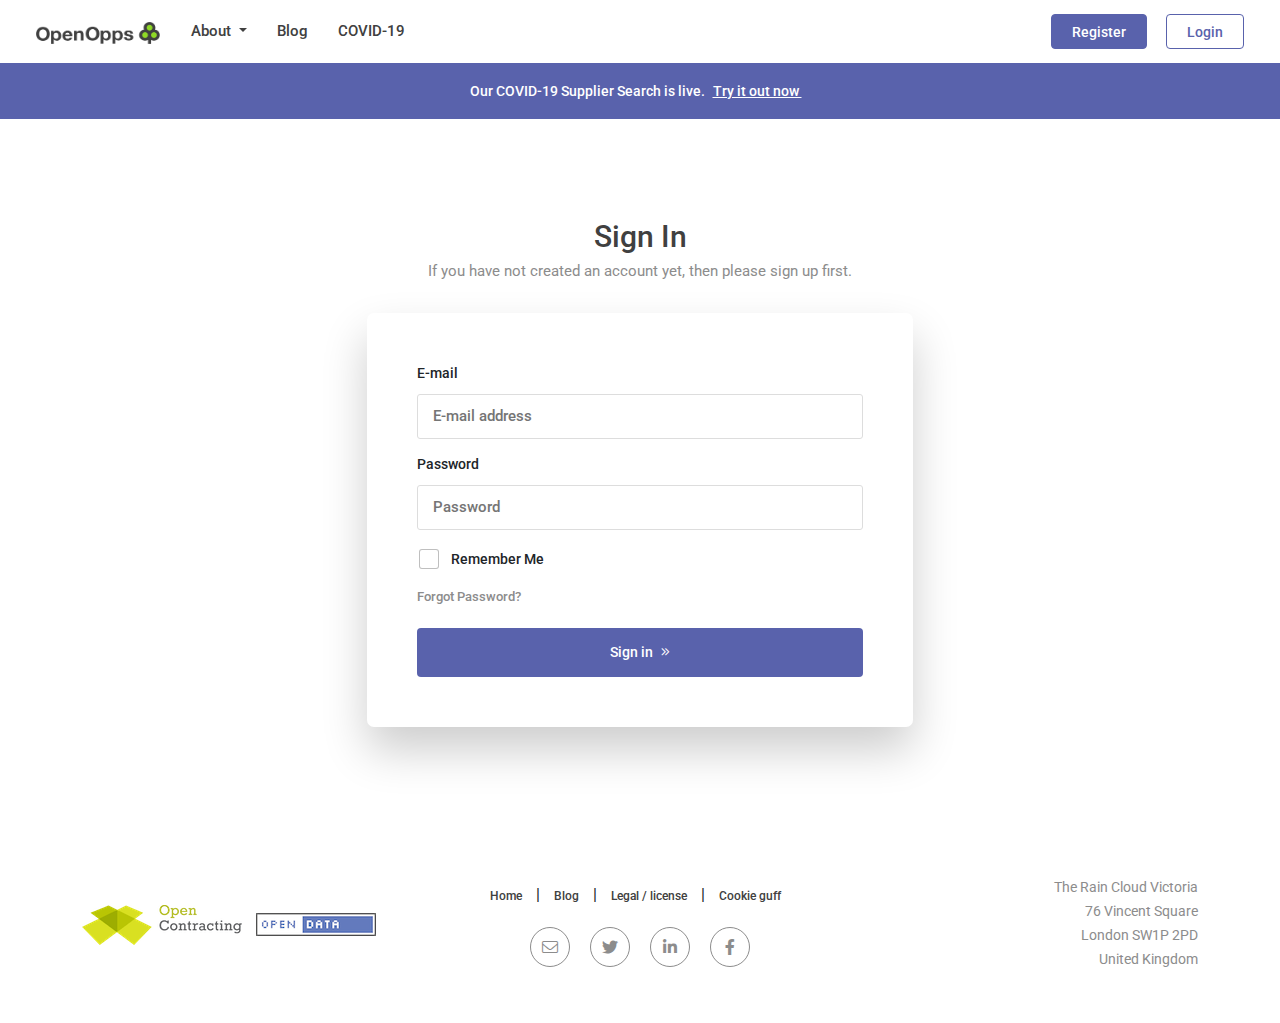
<file: login.html>
<!doctype html>
<html class="no-js" lang="">

<head>
   <meta charset="utf-8">
   <title>Login-</title>
   <meta name="description" content="">
   <meta name="viewport" content="width=device-width, initial-scale=1">
   <!-- google fonts link  -->
   <link
      href="https://fonts.googleapis.com/css2?family=Lora:ital,wght@0,400;0,500;0,600;0,700;1,400;1,500;1,600;1,700&family=Roboto:wght@300;400;500;700;900&display=swap"
      rel="stylesheet">
   <!-- Favicons -->
   <link rel="icon" href="asset/img/favicons/icon.png">
   <!-- bootstrap css link  -->
   <link rel="stylesheet" href="asset/css/bootstrap.min.css">
   <!-- font awsome icon link -->
   <link rel="stylesheet" href="asset/css/fontawsome.css">
   <!-- animate css link  -->
   <link rel="stylesheet" href="asset/css/animate.min.css">
   <!-- main css file link -->
   <link rel="stylesheet" href="asset/css/style.css">
   <!-- responsive css link -->
   <link rel="stylesheet" href="asset/css/responsive.css">
   <!-- this is for mordanizar js link -->
   <script src="asset/js/vendor/modernizr-3.6.0.min.js"></script>
</head>

<body>
   <!-- start header area  -->
   <header id="main_header" class="sticky">
      <div class="container-fluid">
         <div class="row">
            <div class="col-12">
               <nav class="navbar navbar-expand-lg">
                  <div class="container-fluid">
                     <a class="navbar-brand" href="#">
                        <img class="img-fluid" src="asset/img/logo.png" alt="">
                     </a>
                     <button class="navbar-toggler" type="button" data-bs-toggle="collapse"
                        data-bs-target="#navbarSupportedContent" aria-controls="navbarSupportedContent"
                        aria-expanded="false" aria-label="Toggle navigation">
                        <span class="navbar-toggler-icon">
                           <i class="far fa-bars"></i>
                        </span>
                     </button>
                     <div class="collapse navbar-collapse" id="navbarSupportedContent">
                        <ul class="navbar-nav me-auto mb-2 mb-lg-0">
                           <li class="nav-item dropdown">
                              <a class="nav-link dropdown-toggle" href="#" id="navbarDropdown" role="button"
                                 data-bs-toggle="dropdown" aria-expanded="false">
                                 About
                              </a>
                              <ul class="dropdown-menu" aria-labelledby="navbarDropdown">
                                 <li><a class="dropdown-item" href="#">Contact us</a></li>
                                 <li><a class="dropdown-item" href="#">Our company</a></li>
                                 <li><a class="dropdown-item" href="#">Vision</a></li>
                                 <li><a class="dropdown-item" href="#">FAQs</a></li>
                                 <li><a class="dropdown-item" href="#">Logos</a></li>
                              </ul>
                           </li>
                           <li class="nav-item">
                              <a class="nav-link" href="#">Blog</a>
                           </li>
                           <li class="nav-item">
                              <a class="nav-link" href="#">COVID-19</a>
                           </li>
                        </ul>
                        <div class="d-flex">
                           <div class="header_auth_btn">
                              <ul>
                                 <li><a class="res_btn" href="#">Register</a></li>
                                 <li><a href="#">Login</a></li>
                              </ul>
                           </div>
                        </div>
                     </div>
                  </div>
               </nav>
            </div>
         </div>
      </div>
   </header>
   <!-- end header area  -->

   <!-- header infor box  -->
   <div id="header_info_box">
      <div class="container">
         <div class="row">
            <div class="col-12">
               <div class="header_info_content text-center">
                  <h4>Our COVID-19 Supplier Search is live. <a href="#">Try it out now <i
                           class="fal fa-angle-double-right"></i></a></h4>
               </div>
            </div>
         </div>
      </div>
   </div>
   <!-- end header info box  -->

  <!-- start auth area  -->
  <section id="auth_area">
     <div class="container">
        <div class="row">
           <div class="col-12">
              <div class="auth_top_title text-center">
                 <h3>Sign In</h3>
                 <p>If you have not created an account yet, then please sign up first.</p>
              </div>
              <div class="auth_form_wrapper">
                 <div class="row">
                    <div class="col-xxl-5 col-xl-6 col-lg-6 col-md-8 mx-auto">
                       <div class="auth_form_container">
                          <form action="#">
                             <div class="input_box">
                                <label class="form_label">E-mail</label>
                                <input type="email" class="c_input" placeholder="E-mail address">
                             </div>
                             <div class="input_box">
                              <label class="form_label">Password</label>
                              <input type="password" class="c_input" placeholder="Password">
                           </div>
                           <div class="input_box">
                              <div class="form-check">
                                 <label class="form-check-label" for="flexCheckDefault">
                                    Remember Me
                                 </label>
                                 <input class="form-check-input" type="checkbox" value="" id="flexCheckDefault">
                               </div>
                           </div>
                           <div class="auth_link">
                              <a href="#">Forgot Password?</a>
                           </div>
                           <div class="auth_form_action">
                              <button type="submit">Sign in <i class="fal fa-angle-double-right"></i></button>
                           </div>
                          </form>
                       </div>
                    </div>
                 </div>
              </div>
           </div>
        </div>
     </div>
  </section>
  <!-- end auth area  -->




















   <!-- start footer area  -->
   <footer id="footer">
      <div class="container">
         <div class="row">
            <div class="col-12">
               <div class="footer_wrapper">
                  <div class="row align-items-center">
                     <div class="col-xxl-4 col-xl-4 col-lg-3 col-md-3 col-sm-12">
                        <div class="footer_left_image">
                           <ul>
                              <li><img class="img-fluid" src="asset/img/ocp.png" alt=""></li>
                              <li><img class="img-fluid" src="asset/img/open-data.png" alt=""></li>
                           </ul>
                        </div>
                     </div>
                     <div class="col-xxl-4 col-xl-4 col-lg-6 col-md-6 col-sm-7">
                        <div class="footer_social text-center">
                           <div class="link_box">
                              <ul>
                                 <li><a href="#">Home</a></li>
                                 <li>|</li>
                                 <li><a href="#">Blog</a></li>
                                 <li>|</li>
                                 <li><a href="#">Legal / license</a></li>
                                 <li>|</li>
                                 <li><a href="#">Cookie guff</a></li>
                              </ul>
                           </div>
                           <div class="social_box">
                              <ul>
                                 <li><a href="#"><i class="fal fa-envelope"></i></a></li>
                                 <li><a href="#"><i class="fab fa-twitter"></i></a></li>
                                 <li><a href="#"><i class="fab fa-linkedin-in"></i></a></li>
                                 <li><a href="#"><i class="fab fa-facebook-f"></i></a></li>
                              </ul>
                           </div>
                        </div>
                     </div>
                     <div class="col-xxl-4 col-xl-4 col-lg-3 col-md-3 col-sm-5">
                        <div class="footer_right_box text-end">
                           <ul>
                              <li>The Rain Cloud Victoria</li>
                              <li>76 Vincent Square</li>
                              <li>London SW1P 2PD</li>
                              <li>United Kingdom</li>
                           </ul>
                        </div>
                     </div>
                  </div>
               </div>
            </div>
         </div>
      </div>
   </footer>
   <!-- end footer area  -->

   <!-- all javascript load here -->
   <script src="asset/js/vendor/jquery-3.3.1.min.js"></script>
   <script src="asset/js/bootstrap.bundle.min.js"></script>
   <script src="asset/js/custom.js"></script>
</body>

</html>
</file>
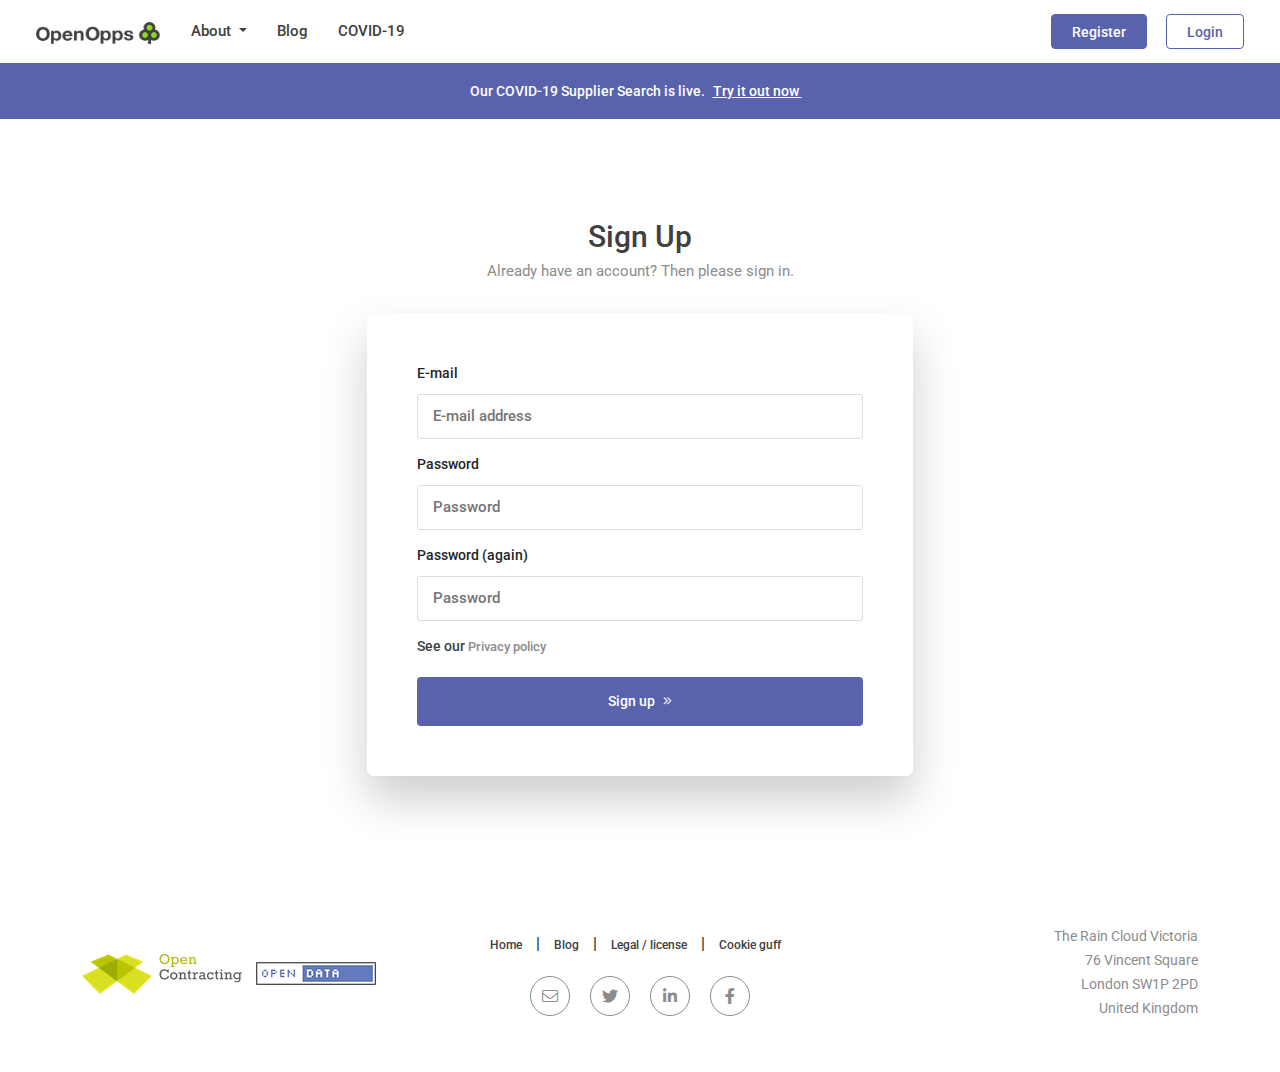
<file: registration.html>
<!doctype html>
<html class="no-js" lang="">

<head>
   <meta charset="utf-8">
   <title>Registration-</title>
   <meta name="description" content="">
   <meta name="viewport" content="width=device-width, initial-scale=1">
   <!-- google fonts link  -->
   <link
      href="https://fonts.googleapis.com/css2?family=Lora:ital,wght@0,400;0,500;0,600;0,700;1,400;1,500;1,600;1,700&family=Roboto:wght@300;400;500;700;900&display=swap"
      rel="stylesheet">
   <!-- Favicons -->
   <link rel="icon" href="asset/img/favicons/icon.png">
   <!-- bootstrap css link  -->
   <link rel="stylesheet" href="asset/css/bootstrap.min.css">
   <!-- font awsome icon link -->
   <link rel="stylesheet" href="asset/css/fontawsome.css">
   <!-- animate css link  -->
   <link rel="stylesheet" href="asset/css/animate.min.css">
   <!-- main css file link -->
   <link rel="stylesheet" href="asset/css/style.css">
   <!-- responsive css link -->
   <link rel="stylesheet" href="asset/css/responsive.css">
   <!-- this is for mordanizar js link -->
   <script src="asset/js/vendor/modernizr-3.6.0.min.js"></script>
</head>

<body>
   <!-- start header area  -->
   <header id="main_header" class="sticky">
      <div class="container-fluid">
         <div class="row">
            <div class="col-12">
               <nav class="navbar navbar-expand-lg">
                  <div class="container-fluid">
                     <a class="navbar-brand" href="#">
                        <img class="img-fluid" src="asset/img/logo.png" alt="">
                     </a>
                     <button class="navbar-toggler" type="button" data-bs-toggle="collapse"
                        data-bs-target="#navbarSupportedContent" aria-controls="navbarSupportedContent"
                        aria-expanded="false" aria-label="Toggle navigation">
                        <span class="navbar-toggler-icon">
                           <i class="far fa-bars"></i>
                        </span>
                     </button>
                     <div class="collapse navbar-collapse" id="navbarSupportedContent">
                        <ul class="navbar-nav me-auto mb-2 mb-lg-0">
                           <li class="nav-item dropdown">
                              <a class="nav-link dropdown-toggle" href="#" id="navbarDropdown" role="button"
                                 data-bs-toggle="dropdown" aria-expanded="false">
                                 About
                              </a>
                              <ul class="dropdown-menu" aria-labelledby="navbarDropdown">
                                 <li><a class="dropdown-item" href="#">Contact us</a></li>
                                 <li><a class="dropdown-item" href="#">Our company</a></li>
                                 <li><a class="dropdown-item" href="#">Vision</a></li>
                                 <li><a class="dropdown-item" href="#">FAQs</a></li>
                                 <li><a class="dropdown-item" href="#">Logos</a></li>
                              </ul>
                           </li>
                           <li class="nav-item">
                              <a class="nav-link" href="#">Blog</a>
                           </li>
                           <li class="nav-item">
                              <a class="nav-link" href="#">COVID-19</a>
                           </li>
                        </ul>
                        <div class="d-flex">
                           <div class="header_auth_btn">
                              <ul>
                                 <li><a class="res_btn" href="#">Register</a></li>
                                 <li><a href="#">Login</a></li>
                              </ul>
                           </div>
                        </div>
                     </div>
                  </div>
               </nav>
            </div>
         </div>
      </div>
   </header>
   <!-- end header area  -->

   <!-- header infor box  -->
   <div id="header_info_box">
      <div class="container">
         <div class="row">
            <div class="col-12">
               <div class="header_info_content text-center">
                  <h4>Our COVID-19 Supplier Search is live. <a href="#">Try it out now <i
                           class="fal fa-angle-double-right"></i></a></h4>
               </div>
            </div>
         </div>
      </div>
   </div>
   <!-- end header info box  -->

  <!-- start auth area  -->
  <section id="auth_area">
     <div class="container">
        <div class="row">
           <div class="col-12">
              <div class="auth_top_title text-center">
                 <h3>Sign Up</h3>
                 <p>Already have an account? Then please sign in.</p>
              </div>
              <div class="auth_form_wrapper">
                 <div class="row">
                    <div class="col-xxl-5 col-xl-6 col-lg-6 col-md-8 mx-auto">
                       <div class="auth_form_container">
                          <form action="#">
                             <div class="input_box">
                                <label class="form_label">E-mail</label>
                                <input type="email" class="c_input" placeholder="E-mail address">
                             </div>
                             <div class="input_box">
                              <label class="form_label">Password</label>
                              <input type="password" class="c_input" placeholder="Password">
                           </div>
                           <div class="input_box">
                              <label class="form_label">Password (again)</label>
                              <input type="password" class="c_input" placeholder="Password">
                           </div>
                           <div class="auth_link">
                              <p>See our <a href="#">Privacy policy</a></p>
                           </div>
                           <div class="auth_form_action">
                              <button type="submit">Sign up <i class="fal fa-angle-double-right"></i></button>
                           </div>
                          </form>
                       </div>
                    </div>
                 </div>
              </div>
           </div>
        </div>
     </div>
  </section>
  <!-- end auth area  -->




















   <!-- start footer area  -->
   <footer id="footer">
      <div class="container">
         <div class="row">
            <div class="col-12">
               <div class="footer_wrapper">
                  <div class="row align-items-center">
                     <div class="col-xxl-4 col-xl-4 col-lg-3 col-md-3 col-sm-12">
                        <div class="footer_left_image">
                           <ul>
                              <li><img class="img-fluid" src="asset/img/ocp.png" alt=""></li>
                              <li><img class="img-fluid" src="asset/img/open-data.png" alt=""></li>
                           </ul>
                        </div>
                     </div>
                     <div class="col-xxl-4 col-xl-4 col-lg-6 col-md-6 col-sm-7">
                        <div class="footer_social text-center">
                           <div class="link_box">
                              <ul>
                                 <li><a href="#">Home</a></li>
                                 <li>|</li>
                                 <li><a href="#">Blog</a></li>
                                 <li>|</li>
                                 <li><a href="#">Legal / license</a></li>
                                 <li>|</li>
                                 <li><a href="#">Cookie guff</a></li>
                              </ul>
                           </div>
                           <div class="social_box">
                              <ul>
                                 <li><a href="#"><i class="fal fa-envelope"></i></a></li>
                                 <li><a href="#"><i class="fab fa-twitter"></i></a></li>
                                 <li><a href="#"><i class="fab fa-linkedin-in"></i></a></li>
                                 <li><a href="#"><i class="fab fa-facebook-f"></i></a></li>
                              </ul>
                           </div>
                        </div>
                     </div>
                     <div class="col-xxl-4 col-xl-4 col-lg-3 col-md-3 col-sm-5">
                        <div class="footer_right_box text-end">
                           <ul>
                              <li>The Rain Cloud Victoria</li>
                              <li>76 Vincent Square</li>
                              <li>London SW1P 2PD</li>
                              <li>United Kingdom</li>
                           </ul>
                        </div>
                     </div>
                  </div>
               </div>
            </div>
         </div>
      </div>
   </footer>
   <!-- end footer area  -->

   <!-- all javascript load here -->
   <script src="asset/js/vendor/jquery-3.3.1.min.js"></script>
   <script src="asset/js/bootstrap.bundle.min.js"></script>
   <script src="asset/js/custom.js"></script>
</body>

</html>
</file>
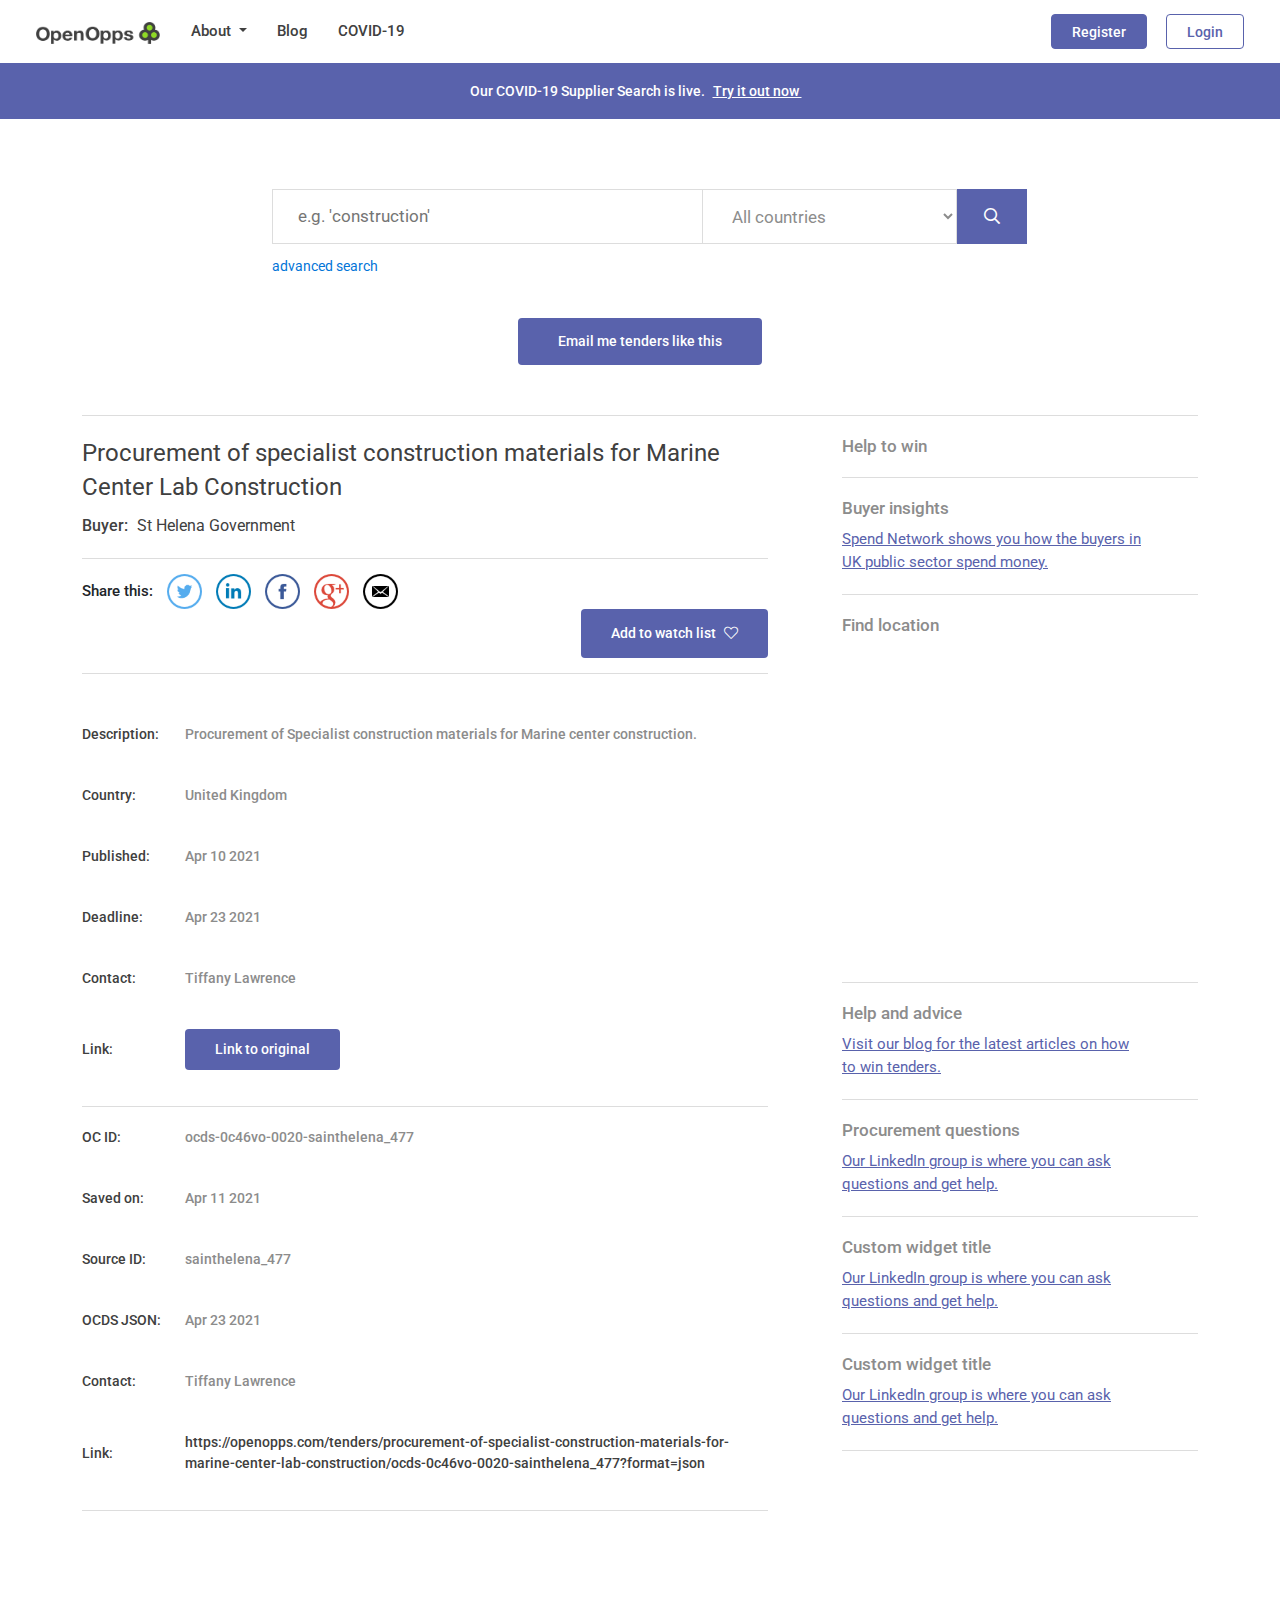
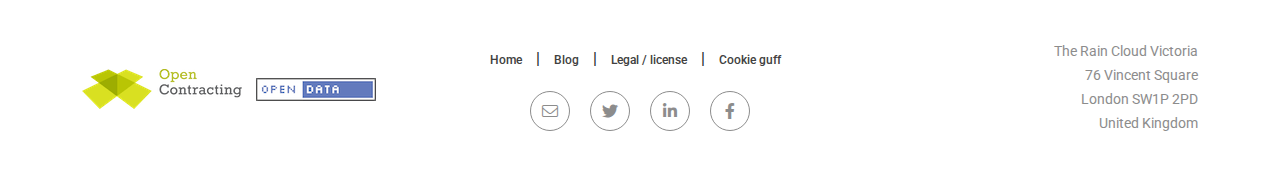
<file: result-details.html>
<!doctype html>
<html class="no-js" lang="">

<head>
   <meta charset="utf-8">
   <title>Details -</title>
   <meta name="description" content="">
   <meta name="viewport" content="width=device-width, initial-scale=1">
   <!-- google fonts link  -->
   <link
      href="https://fonts.googleapis.com/css2?family=Lora:ital,wght@0,400;0,500;0,600;0,700;1,400;1,500;1,600;1,700&family=Roboto:wght@300;400;500;700;900&display=swap"
      rel="stylesheet">
   <!-- Favicons -->
   <link rel="icon" href="asset/img/favicons/icon.png">
   <!-- bootstrap css link  -->
   <link rel="stylesheet" href="asset/css/bootstrap.min.css">
   <!-- font awsome icon link -->
   <link rel="stylesheet" href="asset/css/fontawsome.css">
   <!-- animate css link  -->
   <link rel="stylesheet" href="asset/css/animate.min.css">
   <!-- main css file link -->
   <link rel="stylesheet" href="asset/css/style.css">
   <!-- responsive css link -->
   <link rel="stylesheet" href="asset/css/responsive.css">
   <!-- this is for mordanizar js link -->
   <script src="asset/js/vendor/modernizr-3.6.0.min.js"></script>
</head>

<body>
   <!-- start header area  -->
   <header id="main_header" class="sticky">
      <div class="container-fluid">
         <div class="row">
            <div class="col-12">
               <nav class="navbar navbar-expand-lg">
                  <div class="container-fluid">
                     <a class="navbar-brand" href="#">
                        <img class="img-fluid" src="asset/img/logo.png" alt="">
                     </a>
                     <button class="navbar-toggler" type="button" data-bs-toggle="collapse"
                        data-bs-target="#navbarSupportedContent" aria-controls="navbarSupportedContent"
                        aria-expanded="false" aria-label="Toggle navigation">
                        <span class="navbar-toggler-icon">
                           <i class="far fa-bars"></i>
                        </span>
                     </button>
                     <div class="collapse navbar-collapse" id="navbarSupportedContent">
                        <ul class="navbar-nav me-auto mb-2 mb-lg-0">
                           <li class="nav-item dropdown">
                              <a class="nav-link dropdown-toggle" href="#" id="navbarDropdown" role="button"
                                 data-bs-toggle="dropdown" aria-expanded="false">
                                 About
                              </a>
                              <ul class="dropdown-menu" aria-labelledby="navbarDropdown">
                                 <li><a class="dropdown-item" href="#">Contact us</a></li>
                                 <li><a class="dropdown-item" href="#">Our company</a></li>
                                 <li><a class="dropdown-item" href="#">Vision</a></li>
                                 <li><a class="dropdown-item" href="#">FAQs</a></li>
                                 <li><a class="dropdown-item" href="#">Logos</a></li>
                              </ul>
                           </li>
                           <li class="nav-item">
                              <a class="nav-link" href="#">Blog</a>
                           </li>
                           <li class="nav-item">
                              <a class="nav-link" href="#">COVID-19</a>
                           </li>
                        </ul>
                        <div class="d-flex">
                           <div class="header_auth_btn">
                              <ul>
                                 <li><a class="res_btn" href="#">Register</a></li>
                                 <li><a href="#">Login</a></li>
                              </ul>
                           </div>
                        </div>
                     </div>
                  </div>
               </nav>
            </div>
         </div>
      </div>
   </header>
   <!-- end header area  -->

   <!-- header infor box  -->
   <div id="header_info_box">
      <div class="container">
         <div class="row">
            <div class="col-12">
               <div class="header_info_content text-center">
                  <h4>Our COVID-19 Supplier Search is live. <a href="#">Try it out now <i
                           class="fal fa-angle-double-right"></i></a></h4>
               </div>
            </div>
         </div>
      </div>
   </div>
   <!-- end header info box  -->

   <!-- start global result search box top  -->
   <section id="serch_engine_area">
      <div class="container">
         <div class="row">
            <div class="col-12">
               <div class="main_form_area">
                  <div class="row">
                     <div class="col-xxl-7 col-xl-8 col-lg-9 col-md-11 mx-auto">
                        <form action="#">
                           <div class="normal_form">
                              <div class="row form_row_modify_mobile">
                                 <div class="col-xxl-7 col-xl-7 col-lg-7 col-md-7 col-sm-6 pr0 mpl0 mpr0">
                                    <div class="input_box large_input">
                                       <input name="category" type="text" class="c_input" placeholder="e.g. 'construction'">
                                    </div>
                                 </div>
                                 <div class="col-xxl-4 col-xl-4 col-lg-4 col-md-4 col-sm-4 pr0 pl0 mpl0 mpr0">
                                    <div class="input_box">
                                       <select class="c_input" id="country"
                                          name="countryname">
                                          <option href="#" value="all" selected="">All countries</option>
                                          <option disabled="">──────────</option>
                                          <option value="United Kingdom">United Kingdom</option>
                                          <option value="Europe">Europe</option>
                                          <option disabled="">──────────</option>
   
                                          <option value="Afghanistan">Afghanistan</option>
   
                                          <option value="Albania">Albania</option>
   
                                          <option value="Algeria">Algeria</option>
   
                                          <option value="Andorra">Andorra</option>
   
                                          <option value="Angola">Angola</option>
   
                                          <option value="Antigua and Barbuda">Antigua and Barbuda</option>
   
                                          <option value="Argentina">Argentina</option>
   
                                          <option value="Armenia">Armenia</option>
   
                                          <option value="Australia">Australia</option>
   
                                          <option value="Austria">Austria</option>
   
                                          <option value="Azerbaijan">Azerbaijan</option>
   
                                          <option value="Bahamas">Bahamas</option>
   
                                          <option value="Bahrain">Bahrain</option>
   
                                          <option value="Bangladesh">Bangladesh</option>
   
                                          <option value="Barbados">Barbados</option>
   
                                          <option value="Belarus">Belarus</option>
   
                                          <option value="Belgium">Belgium</option>
   
                                          <option value="Belize">Belize</option>
   
                                          <option value="Benin">Benin</option>
   
                                          <option value="Bhutan">Bhutan</option>
   
                                          <option value="Bolivia">Bolivia</option>
   
                                          <option value="Bosnia and Herzegovina">Bosnia and Herzegovina</option>
   
                                          <option value="Botswana">Botswana</option>
   
                                          <option value="Brazil">Brazil</option>
   
                                          <option value="Brunei">Brunei</option>
   
                                          <option value="Bulgaria">Bulgaria</option>
   
                                          <option value="Burkina Faso">Burkina Faso</option>
   
                                          <option value="Burundi">Burundi</option>
   
                                          <option value="Cambodia">Cambodia</option>
   
                                          <option value="Cameroon">Cameroon</option>
   
                                          <option value="Canada">Canada</option>
   
                                          <option value="Cape Verde">Cape Verde</option>
   
                                          <option value="Central African Republic">Central African Republic</option>
   
                                          <option value="Chad">Chad</option>
   
                                          <option value="Chile">Chile</option>
   
                                          <option value="China">China</option>
   
                                          <option value="Colombia">Colombia</option>
   
                                          <option value="Comoros">Comoros</option>
   
                                          <option value="Cook Islands">Cook Islands</option>
   
                                          <option value="Costa Rica">Costa Rica</option>
   
                                          <option value="Croatia">Croatia</option>
   
                                          <option value="Cuba">Cuba</option>
   
                                          <option value="Curacao">Curacao</option>
   
                                          <option value="Cyprus">Cyprus</option>
   
                                          <option value="Czech Republic">Czech Republic</option>
   
                                          <option value="Denmark">Denmark</option>
   
                                          <option value="Djibouti">Djibouti</option>
   
                                          <option value="Dominica">Dominica</option>
   
                                          <option value="Dominican Republic">Dominican Republic</option>
   
                                          <option value="Ecuador">Ecuador</option>
   
                                          <option value="Egypt">Egypt</option>
   
                                          <option value="El Salvador">El Salvador</option>
   
                                          <option value="Equatorial Guinea">Equatorial Guinea</option>
   
                                          <option value="Eritrea">Eritrea</option>
   
                                          <option value="Estonia">Estonia</option>
   
                                          <option value="Ethiopia">Ethiopia</option>
   
                                          <option value="Fiji">Fiji</option>
   
                                          <option value="Finland">Finland</option>
   
                                          <option value="France">France</option>
   
                                          <option value="French Southern Territories">French Southern Territories</option>
   
                                          <option value="Gabon">Gabon</option>
   
                                          <option value="Gambia">Gambia</option>
   
                                          <option value="Georgia">Georgia</option>
   
                                          <option value="Germany">Germany</option>
   
                                          <option value="Ghana">Ghana</option>
   
                                          <option value="Gibraltar">Gibraltar</option>
   
                                          <option value="Greece">Greece</option>
   
                                          <option value="Grenada">Grenada</option>
   
                                          <option value="Guatemala">Guatemala</option>
   
                                          <option value="Guernsey">Guernsey</option>
   
                                          <option value="Guinea">Guinea</option>
   
                                          <option value="Guinea-Bissau">Guinea-Bissau</option>
   
                                          <option value="Guyana">Guyana</option>
   
                                          <option value="Haiti">Haiti</option>
   
                                          <option value="Honduras">Honduras</option>
   
                                          <option value="Hong Kong">Hong Kong</option>
   
                                          <option value="Hungary">Hungary</option>
   
                                          <option value="Iceland">Iceland</option>
   
                                          <option value="India">India</option>
   
                                          <option value="Indonesia">Indonesia</option>
   
                                          <option value="Iran">Iran</option>
   
                                          <option value="Iraq">Iraq</option>
   
                                          <option value="Ireland">Ireland</option>
   
                                          <option value="Isle of Man">Isle of Man</option>
   
                                          <option value="Israel">Israel</option>
   
                                          <option value="Italy">Italy</option>
   
                                          <option value="Jamaica">Jamaica</option>
   
                                          <option value="Japan">Japan</option>
   
                                          <option value="Jersey">Jersey</option>
   
                                          <option value="Jordan">Jordan</option>
   
                                          <option value="Kazakhstan">Kazakhstan</option>
   
                                          <option value="Kenya">Kenya</option>
   
                                          <option value="Kiribati">Kiribati</option>
   
                                          <option value="Kosovo">Kosovo</option>
   
                                          <option value="Kuwait">Kuwait</option>
   
                                          <option value="Kyrgyzstan">Kyrgyzstan</option>
   
                                          <option value="Laos">Laos</option>
   
                                          <option value="Latvia">Latvia</option>
   
                                          <option value="Lebanon">Lebanon</option>
   
                                          <option value="Lesotho">Lesotho</option>
   
                                          <option value="Liberia">Liberia</option>
   
                                          <option value="Libya">Libya</option>
   
                                          <option value="Liechtenstein">Liechtenstein</option>
   
                                          <option value="Lithuania">Lithuania</option>
   
                                          <option value="Luxembourg">Luxembourg</option>
   
                                          <option value="Macedonia">Macedonia</option>
   
                                          <option value="Madagascar">Madagascar</option>
   
                                          <option value="Malawi">Malawi</option>
   
                                          <option value="Malaysia">Malaysia</option>
   
                                          <option value="Mali">Mali</option>
   
                                          <option value="Malta">Malta</option>
   
                                          <option value="Marshall Islands">Marshall Islands</option>
   
                                          <option value="Mauritania">Mauritania</option>
   
                                          <option value="Mauritius">Mauritius</option>
   
                                          <option value="Mexico">Mexico</option>
   
                                          <option value="Monaco">Monaco</option>
   
                                          <option value="Mongolia">Mongolia</option>
   
                                          <option value="Montenegro">Montenegro</option>
   
                                          <option value="Morocco">Morocco</option>
   
                                          <option value="Mozambique">Mozambique</option>
   
                                          <option value="Namibia">Namibia</option>
   
                                          <option value="Nauru">Nauru</option>
   
                                          <option value="Nepal">Nepal</option>
   
                                          <option value="Netherlands">Netherlands</option>
   
                                          <option value="New Zealand">New Zealand</option>
   
                                          <option value="Nicaragua">Nicaragua</option>
   
                                          <option value="Niger">Niger</option>
   
                                          <option value="Niue">Niue</option>
   
                                          <option value="Norway">Norway</option>
   
                                          <option value="Oman">Oman</option>
   
                                          <option value="Pakistan">Pakistan</option>
   
                                          <option value="Palau">Palau</option>
   
                                          <option value="Panama">Panama</option>
   
                                          <option value="Papua New Guinea">Papua New Guinea</option>
   
                                          <option value="Paraguay">Paraguay</option>
   
                                          <option value="Peru">Peru</option>
   
                                          <option value="Philippines">Philippines</option>
   
                                          <option value="Poland">Poland</option>
   
                                          <option value="Portugal">Portugal</option>
   
                                          <option value="Qatar">Qatar</option>
   
                                          <option value="Romania">Romania</option>
   
                                          <option value="Russia">Russia</option>
   
                                          <option value="Rwanda">Rwanda</option>
   
                                          <option value="Saint Kitts and Nevis">Saint Kitts and Nevis</option>
   
                                          <option value="Saint Lucia">Saint Lucia</option>
   
                                          <option value="Saint Vincent and the Grenadines">Saint Vincent and the Grenadines
                                          </option>
   
                                          <option value="Samoa">Samoa</option>
   
                                          <option value="Saudi Arabia">Saudi Arabia</option>
   
                                          <option value="Senegal">Senegal</option>
   
                                          <option value="Serbia">Serbia</option>
   
                                          <option value="Seychelles">Seychelles</option>
   
                                          <option value="Sierra Leone">Sierra Leone</option>
   
                                          <option value="Singapore">Singapore</option>
   
                                          <option value="Slovakia">Slovakia</option>
   
                                          <option value="Slovenia">Slovenia</option>
   
                                          <option value="Solomon Islands">Solomon Islands</option>
   
                                          <option value="Somalia">Somalia</option>
   
                                          <option value="South Africa">South Africa</option>
   
                                          <option value="South Sudan">South Sudan</option>
   
                                          <option value="Spain">Spain</option>
   
                                          <option value="Sri Lanka">Sri Lanka</option>
   
                                          <option value="Sudan">Sudan</option>
   
                                          <option value="Suriname">Suriname</option>
   
                                          <option value="Swaziland">Swaziland</option>
   
                                          <option value="Sweden">Sweden</option>
   
                                          <option value="Switzerland">Switzerland</option>
   
                                          <option value="Syria">Syria</option>
   
                                          <option value="São Tomé and Príncipe">São Tomé and Príncipe</option>
   
                                          <option value="Tajikistan">Tajikistan</option>
   
                                          <option value="Tanzania">Tanzania</option>
   
                                          <option value="Thailand">Thailand</option>
   
                                          <option value="Togo">Togo</option>
   
                                          <option value="Tonga">Tonga</option>
   
                                          <option value="Trinidad and Tobago">Trinidad and Tobago</option>
   
                                          <option value="Tunisia">Tunisia</option>
   
                                          <option value="Turkey">Turkey</option>
   
                                          <option value="Turkmenistan">Turkmenistan</option>
   
                                          <option value="Tuvalu">Tuvalu</option>
   
                                          <option value="Uganda">Uganda</option>
   
                                          <option value="Ukraine">Ukraine</option>
   
                                          <option value="United Arab Emirates">United Arab Emirates</option>
   
                                          <option value="United Kingdom">United Kingdom</option>
   
                                          <option value="United States">United States</option>
   
                                          <option value="Uruguay">Uruguay</option>
   
                                          <option value="Uzbekistan">Uzbekistan</option>
   
                                          <option value="Vanuatu">Vanuatu</option>
   
                                          <option value="Vatican City">Vatican City</option>
   
                                          <option value="Venezuela">Venezuela</option>
   
                                          <option value="Vietnam">Vietnam</option>
   
                                          <option value="Western Sahara">Western Sahara</option>
   
                                          <option value="Yemen">Yemen</option>
   
                                          <option value="Zambia">Zambia</option>
   
                                          <option value="Zimbabwe">Zimbabwe</option>
   
                                       </select>
                                    </div>
                                 </div>
                                 <div class="col-xxl-1 col-xl-1 col-lg-1 col-md-1 col-sm-2 pl0 mpl0 mpr0">
                                    <div class="form_subit_btn">
                                       <button type="submit"><i class="far fa-search"></i></button>
                                    </div>
                                 </div>
                              </div>
                           </div>
                           <div class="toggle_advance_form">
                              <button type="button" data-bs-toggle="collapse" data-bs-target="#advanced-search-collaspe" aria-expanded="false" aria-controls="collapseExample">
                                 advanced search
                               </button>
                           </div>
                           <div class="collapse advace_form_element" id="advanced-search-collaspe">
                              <div class="row">
                                 <div class="col-xxl-11 col-xl-11 col-lg-11 col-md-11">
                                    <div class="form_row">
                                       <div class="row">
                                          <div class="col-xxl-4 col-xl-4 col-lg-4 col-md-4 col-sm-6">
                                             <div class="input_box">
                                                <label>Buyer:</label>
                                                <input class="c_input" type="text" placeholder="e.g. Ministry of Finance">
                                             </div>
                                          </div>
                                          <div class="col-xxl-4  col-xl-4 col-lg-4 col-md-4 col-sm-6">
                                             <div class="input_box">
                                                <label>Location:</label>
                                                <input class="c_input" type="text" placeholder="e.g. Portland or Sussex">
                                             </div>
                                          </div>
                                          <div class="col-xxl-4  col-xl-4 col-lg-4 col-md-4 col-sm-12">
                                             <div class="input_box">
                                                <label>Published:</label>
                                                <select class="c_input">
                                                   <option value="any">Any published date</option>
                                                   <option value="today">Today</option>
                                                   <option value="7days">Within the last 7 days</option>
                                                   <option value="14days">Within the last 14 days</option>
                                                   <option value="30days">Within the last 30 days</option>
                                                   <option value="3months">Within the last 3 months</option>
                                                   <option value="1year">Within the last year</option>
                                                </select>
                                             </div>
                                          </div>
                                       </div>
                                    </div>
                                    <div class="form_row">
                                       <div class="row">
                                          <div class="col-xxl-8  col-xl-8 col-lg-8 col-md-8 col-sm-7">
                                             <div class="input_box">
                                                <label>CPV code:</label>
                                                <select class="c_input" id="cpv" name="cpv">
                                                   <option value="">CPV code</option>
                                                   
                                                       <option value="03000000">Agricultural, farming, fishing, forestry and related products</option>
                                                   
                                                       <option value="09000000">Petroleum products, fuel, electricity and other sources of energy</option>
                                                   
                                                       <option value="14000000">Mining, basic metals and related products</option>
                                                   
                                                       <option value="15000000">Food, beverages, tobacco and related products</option>
                                                   
                                                       <option value="16000000">Agricultural machinery</option>
                                                   
                                                       <option value="18000000">Clothing, footwear, luggage articles and accessories</option>
                                                   
                                                       <option value="19000000">Leather and textile fabrics, plastic and rubber materials</option>
                                                   
                                                       <option value="22000000">Printed matter and related products</option>
                                                   
                                                       <option value="24000000">Chemical products</option>
                                                   
                                                       <option value="30000000">Office and computing machinery, equipment and supplies except furniture and software packages</option>
                                                   
                                                       <option value="31000000">Electrical machinery, apparatus, equipment and consumables; lighting</option>
                                                   
                                                       <option value="32000000">Radio, television, communication, telecommunication and related equipment</option>
                                                   
                                                       <option value="33000000">Medical equipments, pharmaceuticals and personal care products</option>
                                                   
                                                       <option value="34000000">Transport equipment and auxiliary products to transportation</option>
                                                   
                                                       <option value="35000000">Security, fire-fighting, police and defence equipment</option>
                                                   
                                                       <option value="37000000">Musical instruments, sport goods, games, toys, handicraft, art materials and accessories</option>
                                                   
                                                       <option value="38000000">Laboratory, optical and precision equipments (excl. glasses)</option>
                                                   
                                                       <option value="39000000">Furniture (incl. office furniture), furnishings, domestic appliances (excl. lighting) and cleaning products</option>
                                                   
                                                       <option value="41000000">Collected and purified water</option>
                                                   
                                                       <option value="42000000">Industrial machinery</option>
                                                   
                                                       <option value="43000000">Machinery for mining, quarrying, construction equipment</option>
                                                   
                                                       <option value="44000000">Construction structures and materials; auxiliary products to construction (except electric apparatus)</option>
                                                   
                                                       <option value="45000000">Construction work</option>
                                                   
                                                       <option value="48000000">Software package and information systems</option>
                                                   
                                                       <option value="50000000">Repair and maintenance services</option>
                                                   
                                                       <option value="51000000">Installation services (except software)</option>
                                                   
                                                       <option value="55000000">Hotel, restaurant and retail trade services</option>
                                                   
                                                       <option value="60000000">Transport services (excl. Waste transport)</option>
                                                   
                                                       <option value="63000000">Supporting and auxiliary transport services; travel agencies services</option>
                                                   
                                                       <option value="64000000">Postal and telecommunications services</option>
                                                   
                                                       <option value="65000000">Public utilities</option>
                                                   
                                                       <option value="66000000">Financial and insurance services</option>
                                                   
                                                       <option value="70000000">Real estate services</option>
                                                   
                                                       <option value="71000000">Architectural, construction, engineering and inspection services</option>
                                                   
                                                       <option value="72000000">IT services: consulting, software development, Internet and support</option>
                                                   
                                                       <option value="73000000">Research and development services and related consultancy services</option>
                                                   
                                                       <option value="75000000">Administration, defence and social security services</option>
                                                   
                                                       <option value="76000000">Services related to the oil and gas industry</option>
                                                   
                                                       <option value="77000000">Agricultural, forestry, horticultural, aquacultural and apicultural services</option>
                                                   
                                                       <option value="79000000">Business services: law, marketing, consulting, recruitment, printing and security</option>
                                                   
                                                       <option value="80000000">Education and training services</option>
                                                   
                                                       <option value="85000000">Health and social work services</option>
                                                   
                                                       <option value="90000000">Sewage, refuse, cleaning and environmental services</option>
                                                   
                                                       <option value="92000000">Recreational, cultural and sporting services</option>
                                                   
                                                       <option value="98000000">Other community, social and personal services</option>
                                                   
                                               </select>
                                             </div>
                                          </div>
                                          <div class="col-xxl-4  col-xl-4 col-lg-4 col-md-4 col-sm-5">
                                             <div class="input_box">
                                                <label>Deadline:</label>
                                                <select class="c_input">
                                                   <option value="future">In the future</option>
                                                   <option value="7days">In the next 7 days</option>
                                                   <option value="14days">In the next 14 days</option>
                                                   <option value="30days">In the next 30 days</option>
                                                   <option value="3months">In the next 3 months</option>
                                                   <option value="1year">In the next year</option>
                                                </select>
                                             </div>
                                          </div>
                                       </div>
                                    </div>
                                 </div>
                              </div>
                           </div>
                        </form>
                     </div>
                  </div>
               </div>
            </div>
         </div>
      </div>
   </section>
   <!-- end global result search box top  -->

   <!-- start result details area  -->
   <section id="result_details_area">
      <div class="container">
         <div class="row">
            <div class="col-12">
               <div class="top_area">
                  <div class="result_box_action_btn text-center">
                     <a href="#">Email me tenders like this</a>
                  </div>
                  <div class="result_details_wrapper">
                     <div class="row">
                        <div class="col-xxl-8 col-xl-8 col-lg-8">
                           <div class="result_details_left_box">
                              <div class="top_title">
                                 <h4>Procurement of specialist construction materials for Marine Center Lab Construction</h4>
                                 <p><span>Buyer:</span> St Helena Government</p>
                              </div>
                              <div class="search_details_share_area">
                                 <div class="row align-items-center">
                                    <div class="col-xxl-8">
                                       <div class="social_area">
                                          <ul>
                                             <li>Share this: </li>
                                             <li><a href="#"><img src="asset/img/icons/twitter.png" alt=""></a></li>
                                             <li><a href="#"><img src="asset/img/icons/linkdin.png" alt=""></a></li>
                                             <li><a href="#"><img src="asset/img/icons/facebook.png" alt=""></a></li>
                                             <li><a href="#"><img src="asset/img/icons/google-plus.png" alt=""></a></li>
                                             <li><a href="#"><img src="asset/img/icons/email.png" alt=""></a></li>
                                          </ul>
                                       </div>
                                    </div>
                                    <div class="col-xxl-4">
                                       <div class="watch_list_action text-end">
                                          <a href="#">Add to watch list <i class="fal fa-heart"></i></a>
                                       </div>
                                    </div>
                                 </div>
                              </div>
                              <div class="data_details_area">
                                 <div class="details_item">
                                    <table class="table table-borderless">
                                       <tbody>
                                          <tr>
                                             <td class="heading">Description:</td>
                                             <td>Procurement of Specialist construction materials for Marine center construction.</td>
                                          </tr>
                                          <tr>
                                             <td class="heading">Country:</td>
                                             <td>United Kingdom</td>
                                          </tr>
                                          <tr>
                                             <td class="heading">Published:</td>
                                             <td>Apr 10 2021</td>
                                          </tr>
                                          <tr>
                                             <td class="heading">Deadline:</td>
                                             <td>Apr 23 2021</td>
                                          </tr>
                                          <tr>
                                             <td class="heading">Contact:</td>
                                             <td>Tiffany Lawrence</td>
                                          </tr>
                                          <tr>
                                             <td class="heading">Link:</td>
                                             <td><a class="oroginal_link" href="#">Link to original</a></td>
                                          </tr>
                                       </tbody>
                                    </table>
                                 </div>
                                 <div class="details_item">
                                    <table class="table table-borderless">
                                       <tbody>
                                          <tr>
                                             <td class="heading">OC ID:</td>
                                             <td>ocds-0c46vo-0020-sainthelena_477</td>
                                          </tr>
                                          <tr>
                                             <td class="heading">Saved on:</td>
                                             <td>Apr 11 2021</td>
                                          </tr>
                                          <tr>
                                             <td class="heading">Source ID:</td>
                                             <td>sainthelena_477</td>
                                          </tr>
                                          <tr>
                                             <td class="heading">OCDS JSON:</td>
                                             <td>Apr 23 2021</td>
                                          </tr>
                                          <tr>
                                             <td class="heading">Contact:</td>
                                             <td>Tiffany Lawrence</td>
                                          </tr>
                                          <tr>
                                             <td class="heading">Link:</td>
                                             <td><a class="normal_link" href="https://openopps.com/tenders/procurement-of-specialist-construction-materials-for-marine-center-lab-construction/ocds-0c46vo-0020-sainthelena_477?format=json">https://openopps.com/tenders/procurement-of-specialist-construction-materials-for-marine-center-lab-construction/ocds-0c46vo-0020-sainthelena_477?format=json</a></td>
                                          </tr>
                                       </tbody>
                                    </table>
                                 </div>
                              </div>
                           </div>
                        </div>
                        <div class="col-xxl-4 col-xl-4 col-lg-4">
                           <div class="search_details_right_box">
                              <div class="widget_box">
                                 <h3>Help to win</h3>
                              </div>
                              <div class="widget_box">
                                 <h3>Buyer insights</h3>
                                 <a href="#">Spend Network shows you how the buyers in UK public sector spend money.</a>
                              </div>
                              <div class="widget_box">
                                 <h3>Find location</h3>
                                 <iframe class="map_box" src="https://www.google.com/maps/embed?pb=!1m18!1m12!1m3!1d199665.81927635454!2d-121.58333970454467!3d38.56191854165057!2m3!1f0!2f0!3f0!3m2!1i1024!2i768!4f13.1!3m3!1m2!1s0x809ac672b28397f9%3A0x921f6aaa74197fdb!2sSacramento%2C%20CA%2C%20USA!5e0!3m2!1sen!2sbd!4v1618683592127!5m2!1sen!2sbd" style="border:0;" allowfullscreen="" loading="lazy"></iframe>
                              </div>
                              <div class="widget_box">
                                 <h3>Help and advice</h3>
                                 <a href="#">Visit our blog for the latest articles on how to win tenders.</a>
                              </div>
                              <div class="widget_box">
                                 <h3>Procurement questions</h3>
                                 <a href="#">Our LinkedIn group is where you can ask questions and get help.</a>
                              </div>
                              <div class="widget_box">
                                 <h3>Custom widget title</h3>
                                 <a href="#">Our LinkedIn group is where you can ask questions and get help.</a>
                              </div>
                              <div class="widget_box">
                                 <h3>Custom widget title</h3>
                                 <a href="#">Our LinkedIn group is where you can ask questions and get help.</a>
                              </div>
                           </div>
                        </div>
                     </div>
                  </div>
               </div>
            </div>
         </div>
      </div>
   </section>
   <!-- end result details area  -->



















   <!-- start footer area  -->
   <footer id="footer">
      <div class="container">
         <div class="row">
            <div class="col-12">
               <div class="footer_wrapper">
                  <div class="row align-items-center">
                     <div class="col-xxl-4 col-xl-4 col-lg-3 col-md-3 col-sm-12">
                        <div class="footer_left_image">
                           <ul>
                              <li><img class="img-fluid" src="asset/img/ocp.png" alt=""></li>
                              <li><img class="img-fluid" src="asset/img/open-data.png" alt=""></li>
                           </ul>
                        </div>
                     </div>
                     <div class="col-xxl-4 col-xl-4 col-lg-6 col-md-6 col-sm-7">
                        <div class="footer_social text-center">
                           <div class="link_box">
                              <ul>
                                 <li><a href="#">Home</a></li>
                                 <li>|</li>
                                 <li><a href="#">Blog</a></li>
                                 <li>|</li>
                                 <li><a href="#">Legal / license</a></li>
                                 <li>|</li>
                                 <li><a href="#">Cookie guff</a></li>
                              </ul>
                           </div>
                           <div class="social_box">
                              <ul>
                                 <li><a href="#"><i class="fal fa-envelope"></i></a></li>
                                 <li><a href="#"><i class="fab fa-twitter"></i></a></li>
                                 <li><a href="#"><i class="fab fa-linkedin-in"></i></a></li>
                                 <li><a href="#"><i class="fab fa-facebook-f"></i></a></li>
                              </ul>
                           </div>
                        </div>
                     </div>
                     <div class="col-xxl-4 col-xl-4 col-lg-3 col-md-3 col-sm-5">
                        <div class="footer_right_box text-end">
                           <ul>
                              <li>The Rain Cloud Victoria</li>
                              <li>76 Vincent Square</li>
                              <li>London SW1P 2PD</li>
                              <li>United Kingdom</li>
                           </ul>
                        </div>
                     </div>
                  </div>
               </div>
            </div>
         </div>
      </div>
   </footer>
   <!-- end footer area  -->

   <!-- all javascript load here -->
   <script src="asset/js/vendor/jquery-3.3.1.min.js"></script>
   <script src="asset/js/bootstrap.bundle.min.js"></script>
   <script src="asset/js/custom.js"></script>
   <script>
   </script>
</body>

</html>
</file>
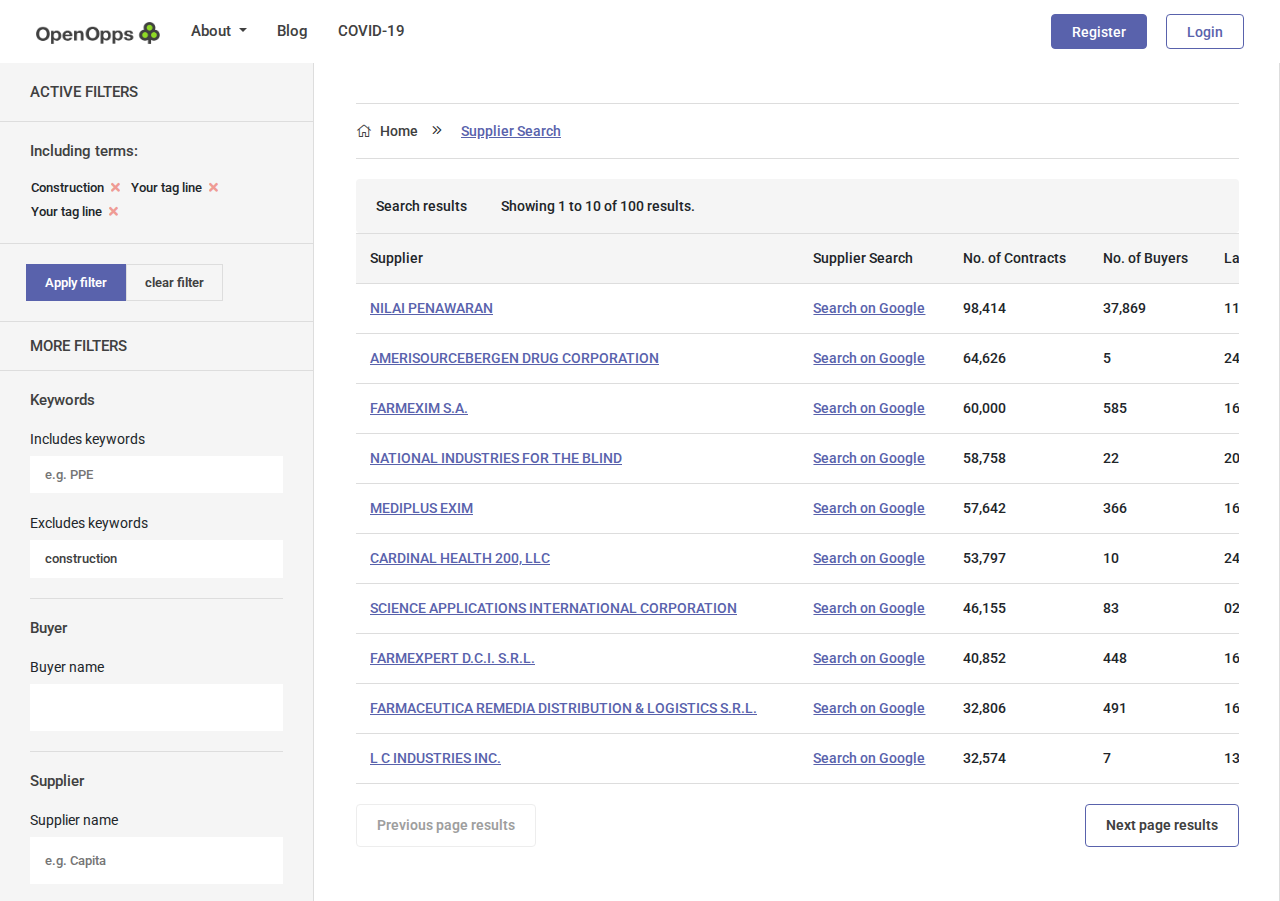
<file: search-filter.html>
<!doctype html>
<html class="no-js" lang="">

<head>
   <meta charset="utf-8">
   <title>Searcg with filter</title>
   <meta name="description" content="">
   <meta name="viewport" content="width=device-width, initial-scale=1">
   <!-- google fonts link  -->
   <link
      href="https://fonts.googleapis.com/css2?family=Lora:ital,wght@0,400;0,500;0,600;0,700;1,400;1,500;1,600;1,700&family=Roboto:wght@300;400;500;700;900&display=swap"
      rel="stylesheet">
   <!-- Favicons -->
   <link rel="icon" href="asset/img/favicons/icon.png">
   <!-- bootstrap css link  -->
   <link rel="stylesheet" href="asset/css/bootstrap.min.css">
   <!-- font awsome icon link -->
   <link rel="stylesheet" href="asset/css/fontawsome.css">
   <!-- main css file link -->
   <link rel="stylesheet" href="asset/css/style.css">
   <!-- responsive css link -->
   <link rel="stylesheet" href="asset/css/responsive.css">
   <!-- this is for mordanizar js link -->
   <script src="asset/js/vendor/modernizr-3.6.0.min.js"></script>
</head>

<body>
   <!-- start header area  -->
   <header id="main_header">
      <div class="container-fluid">
         <div class="row">
            <div class="col-12">
               <nav class="navbar navbar-expand-lg">
                  <div class="container-fluid">
                     <a class="navbar-brand" href="#">
                        <img class="img-fluid" src="asset/img/logo.png" alt="">
                     </a>
                     <button class="navbar-toggler" type="button" data-bs-toggle="collapse"
                        data-bs-target="#navbarSupportedContent" aria-controls="navbarSupportedContent"
                        aria-expanded="false" aria-label="Toggle navigation">
                        <span class="navbar-toggler-icon">
                           <i class="far fa-bars"></i>
                        </span>
                     </button>
                     <div class="collapse navbar-collapse" id="navbarSupportedContent">
                        <ul class="navbar-nav me-auto mb-2 mb-lg-0">
                           <li class="nav-item dropdown">
                              <a class="nav-link dropdown-toggle" href="#" id="navbarDropdown" role="button"
                                 data-bs-toggle="dropdown" aria-expanded="false">
                                 About
                              </a>
                              <ul class="dropdown-menu" aria-labelledby="navbarDropdown">
                                 <li><a class="dropdown-item" href="#">Contact us</a></li>
                                 <li><a class="dropdown-item" href="#">Our company</a></li>
                                 <li><a class="dropdown-item" href="#">Vision</a></li>
                                 <li><a class="dropdown-item" href="#">FAQs</a></li>
                                 <li><a class="dropdown-item" href="#">Logos</a></li>
                              </ul>
                           </li>
                           <li class="nav-item">
                              <a class="nav-link" href="#">Blog</a>
                           </li>
                           <li class="nav-item">
                              <a class="nav-link" href="#">COVID-19</a>
                           </li>
                        </ul>
                        <div class="d-flex">
                           <div class="header_auth_btn">
                              <ul>
                                 <li><a class="res_btn" href="#">Register</a></li>
                                 <li><a href="#">Login</a></li>
                              </ul>
                           </div>
                        </div>
                     </div>
                  </div>
               </nav>
            </div>
         </div>
      </div>
   </header>
   <!-- end header area  -->

   <!-- search with filter area  -->
   <section id="search_with_filter">
      <div class="container-fluid">
         <div class="row">
            <div class="col-xxl-2 col-xl-3 col-lg-3 col-md-8 col-sm-7 pr0">
               <div class="left_filter_box">
                  <div class="filter_title">
                     <h3>ACTIVE FILTERS</h3>
                  </div>
                  <div class="filter_tag">
                     <h3>Including terms:</h3>
                     <ul>
                        <li>
                           <div class="alert alert-dismissible fade show" role="alert">Construction
                              <button type="button" data-bs-dismiss="alert" aria-label="Close"><i class="fa fa-times"></i></button>
                            </div>
                        </li>
                        <li>
                           <div class="alert alert-dismissible fade show" role="alert">Your tag line
                              <button type="button" class="" data-bs-dismiss="alert" aria-label="Close"><i class="fa fa-times"></i></button>
                            </div>
                        </li>
                        <li>
                           <div class="alert alert-dismissible fade show" role="alert">Your tag line
                              <button type="button" data-bs-dismiss="alert" aria-label="Close"><i class="fa fa-times"></i></button>
                            </div>
                        </li>
                     </ul>
                  </div>
                  <div class="filter_action">
                     <ul>
                        <li><a class="active" href="#">Apply filter</a></li>
                        <li><a href="#">clear filter</a></li>
                     </ul>
                  </div>
                  <div class="more_filter_form">
                     <div class="title_filter_more">
                        <h3>MORE FILTERS</h3>
                     </div>
                     <div class="form_wrapper">
                        <form action="#">
                           <div class="form_box">
                              <div class="form_haeding">
                                 <h5>Keywords</h5>
                              </div>
                              <div class="input_box">
                                 <label>Includes keywords</label>
                                 <input type="text" class="c_input" placeholder="e.g. PPE">
                              </div>
                              <div class="input_box">
                                 <label>Excludes keywords</label>
                                 <input type="text" class="c_input" placeholder="e.g. Construction" value="construction">
                              </div>
                           </div>
                           <div class="form_box">
                              <div class="form_haeding">
                                 <h5>Buyer</h5>
                              </div>
                              <div class="input_box">
                                 <label>Buyer name</label>
                                 <input type="text" class="c_input large_input" placeholder="">
                              </div>
                           </div>
                           <div class="form_box">
                              <div class="form_haeding">
                                 <h5>Supplier</h5>
                              </div>
                              <div class="input_box">
                                 <label>Supplier  name</label>
                                 <input type="text" class="c_input large_input" placeholder="e.g. Capita">
                              </div>
                           </div>
                           <div class="form_box">
                              <div class="form_haeding">
                                 <h5>Value</h5>
                              </div>
                              <div class="input_box">
                                 <label>Value is greater</label>
                                 <input type="number" class="c_input" placeholder="£">
                              </div>
                              <div class="input_box">
                                 <label>Value is less than:</label>
                                 <input type="number" class="c_input" placeholder="£">
                              </div>
                           </div>
                           <div class="form_box">
                              <div class="form_haeding">
                                 <h5>Demo seelct</h5>
                              </div>
                              <div class="input_box">
                                 <label>Agree Option</label>
                                 <div class="form-check">
                                    <input class="form-check-input" type="checkbox" value="1" id="check1">
                                    <label class="form-check-label" for="check1">
                                      Option label here
                                    </label>
                                  </div>
                                  <div class="form-check">
                                    <input class="form-check-input" type="checkbox" value="2" id="check2">
                                    <label class="form-check-label" for="check2">
                                      Option label here
                                    </label>
                                  </div>
                                  <div class="form-check">
                                    <input class="form-check-input" type="checkbox" value="3" id="check3">
                                    <label class="form-check-label" for="check3">
                                      Option label here
                                    </label>
                                  </div>
                              </div>
                           </div>
                           <div class="form_box">
                              <div class="form_haeding">
                                 <h5>Demo Radio</h5>
                              </div>
                              <div class="input_box">
                                 <label>Agree Option</label>
                                 <div class="form-check">
                                    <input class="form-check-input" name="radio_box1" type="radio" value="" id="radio1">
                                    <label class="form-check-label" for="radio1">
                                      Option label here
                                    </label>
                                  </div>
                                  <div class="form-check">
                                    <input class="form-check-input" name="radio_box1" type="radio" value="" id="radio2">
                                    <label class="form-check-label" for="radio2">
                                      Option label here
                                    </label>
                                  </div>
                                  <div class="form-check">
                                    <input class="form-check-input" name="radio_box1" type="radio" value="" id="radio3">
                                    <label class="form-check-label" for="radio3">
                                      Option label here
                                    </label>
                                  </div>
                              </div>
                           </div>
                           <div class="form_box">
                              <div class="form_haeding">
                                 <h5>Select opion</h5>
                              </div>
                              <div class="input_box">
                                 <label>Select option</label>
                                 <select class="c_input">
                                    <option value="0">Select option</option>
                                    <option value="0">option info </option>
                                    <option value="0">option info </option>
                                    <option value="0">option info </option>
                                    <option value="0">option info </option>
                                    <option value="0">option info </option>
                                    <option value="0">option info </option>
                                    <option value="0">option info </option>
                                    <option value="0">option info </option>
                                    <option value="0">option info </option>
                                 </select>
                              </div>
                           </div>
                           <div class="form_filter_submit_action">
                              <button type="submit">Apply filter</button>
                           </div>
                        </form>
                     </div>
                  </div>
               </div>
            </div>
            <div class="col-xxl-10 col-xl-9 col-lg-9">
               <div class="filter_search_result_area">
                  <div id="bread_come_area">
                     <div class="bread_come_container">
                        <ul>
                           <li><a href="#"><i class="fal fa-home"></i> Home</a></li>
                           <li><i class="fal fa-angle-double-right"></i></li>
                           <li class="active"><a href="#">Supplier Search</a></li>
                        </ul>
                     </div>
                  </div>
                  <div class="filter_search_result_top_info">
                     <ul>
                        <li>Search results</li>
                        <li>Showing 1 to 10 of 100 results.</li>
                     </ul>
                  </div>
                  <div class="main_table_box_area">
                     <table class="table table-borderless">
                        <thead>
                           <tr>
                              <th>Supplier</th>
                              <th>Supplier Search</th>
                              <th>No. of Contracts</th>
                              <th>No. of Buyers</th>
                              <th>Last Contract Publish Date</th>
                              <th>Actions</th>
                           </tr>
                        </thead>
                        <tbody>
                           <tr>
                              <td>
                                 <a href="#">NILAI PENAWARAN</a>
                              </td>
                              <td>
                                 <a href="#">Search on Google</a>
                              </td>
                              <td>98,414</td>
                              <td>	37,869</td>
                              <td>11 October 2017</td>
                              <td>
                                 <a href="#">More details <i class="fal fa-angle-double-right"></i></a>
                              </td>
                           </tr>
                           <tr>
                              <td>
                                 <a href="#">AMERISOURCEBERGEN DRUG CORPORATION</a>
                              </td>
                              <td>
                                 <a href="#">Search on Google</a>
                              </td>
                              <td>64,626</td>
                              <td>5</td>
                              <td>24 September 2020</td>
                              <td>
                                 <a href="#">More details <i class="fal fa-angle-double-right"></i></a>
                              </td>
                           </tr>
                           <tr>
                              <td>
                                 <a href="#">FARMEXIM S.A.</a>
                              </td>
                              <td>
                                 <a href="#">Search on Google</a>
                              </td>
                              <td>60,000</td>
                              <td>585</td>
                              <td>16 April 2021</td>
                              <td>
                                 <a href="#">More details <i class="fal fa-angle-double-right"></i></a>
                              </td>
                           </tr>
                           <tr>
                              <td>
                                 <a href="#">NATIONAL INDUSTRIES FOR THE BLIND</a>
                              </td>
                              <td>
                                 <a href="#">Search on Google</a>
                              </td>
                              <td>58,758</td>
                              <td>22</td>
                              <td>20 September 2020</td>
                              <td>
                                 <a href="#">More details <i class="fal fa-angle-double-right"></i></a>
                              </td>
                           </tr>
                           <tr>
                              <td>
                                 <a href="#">MEDIPLUS EXIM</a>
                              </td>
                              <td>
                                 <a href="#">Search on Google</a>
                              </td>
                              <td>57,642</td>
                              <td>366</td>
                              <td>16 April 2021</td>
                              <td>
                                 <a href="#">More details <i class="fal fa-angle-double-right"></i></a>
                              </td>
                           </tr>
                           <tr>
                              <td>
                                 <a href="#">CARDINAL HEALTH 200, LLC</a>
                              </td>
                              <td>
                                 <a href="#">Search on Google</a>
                              </td>
                              <td>53,797</td>
                              <td>10</td>
                              <td>24 September 2020</td>
                              <td>
                                 <a href="#">More details <i class="fal fa-angle-double-right"></i></a>
                              </td>
                           </tr>
                           <tr>
                              <td>
                                 <a href="#">SCIENCE APPLICATIONS INTERNATIONAL CORPORATION</a>
                              </td>
                              <td>
                                 <a href="#">Search on Google</a>
                              </td>
                              <td>46,155</td>
                              <td>83</td>
                              <td>02 February 2021</td>
                              <td>
                                 <a href="#">More details <i class="fal fa-angle-double-right"></i></a>
                              </td>
                           </tr>
                           <tr>
                              <td>
                                 <a href="#">FARMEXPERT D.C.I. S.R.L.</a>
                              </td>
                              <td>
                                 <a href="#">Search on Google</a>
                              </td>
                              <td>40,852</td>
                              <td>448</td>
                              <td>16 April 2021</td>
                              <td>
                                 <a href="#">More details <i class="fal fa-angle-double-right"></i></a>
                              </td>
                           </tr>
                           <tr>
                              <td>
                                 <a href="#">FARMACEUTICA REMEDIA DISTRIBUTION & LOGISTICS S.R.L.</a>
                              </td>
                              <td>
                                 <a href="#">Search on Google</a>
                              </td>
                              <td>32,806</td>
                              <td>491</td>
                              <td>16 April 2021</td>
                              <td>
                                 <a href="#">More details <i class="fal fa-angle-double-right"></i></a>
                              </td>
                           </tr>
                           <tr>
                              <td>
                                 <a href="#">L C INDUSTRIES INC.</a>
                              </td>
                              <td>
                                 <a href="#">Search on Google</a>
                              </td>
                              <td>32,574</td>
                              <td>7</td>
                              <td>13 September 2020</td>
                              <td>
                                 <a href="#">More details <i class="fal fa-angle-double-right"></i></a>
                              </td>
                           </tr>
                        </tbody>
                     </table>
                     <div class="main_table_pagination">
                        <div class="row">
                           <div class="col-xxl-6 col-xl-6 col-lg-6 col-md-6">
                              <div class="pagination_button">
                                 <a class="disabled" href="#">Previous page results</a>
                              </div>
                           </div>
                           <div class="col-xxl-6 col-xl-6 col-lg-6 col-md-6 text-end">
                              <div class="pagination_button">
                                 <a href="#">Next page results</a>
                              </div>
                           </div>
                        </div>
                     </div>
                  </div>
                  <!-- start footer area  -->
                  <footer id="footer">
                     <div class="footer_wrapper">
                        <div class="row align-items-center">
                           <div class="col-xxl-4 col-xl-4 col-lg-12">
                              <div class="footer_left_image">
                                 <ul>
                                    <li><img class="img-fluid" src="asset/img/ocp.png" alt=""></li>
                                    <li><img class="img-fluid" src="asset/img/open-data.png" alt=""></li>
                                 </ul>
                              </div>
                           </div>
                           <div class="col-xxl-4 col-xl-4 col-lg-6">
                              <div class="footer_social text-center">
                                 <div class="link_box">
                                    <ul>
                                       <li><a href="#">Home</a></li>
                                       <li>|</li>
                                       <li><a href="#">Blog</a></li>
                                       <li>|</li>
                                       <li><a href="#">Legal / license</a></li>
                                       <li>|</li>
                                       <li><a href="#">Cookie guff</a></li>
                                    </ul>
                                 </div>
                                 <div class="social_box">
                                    <ul>
                                       <li><a href="#"><i class="fal fa-envelope"></i></a></li>
                                       <li><a href="#"><i class="fab fa-twitter"></i></a></li>
                                       <li><a href="#"><i class="fab fa-linkedin-in"></i></a></li>
                                       <li><a href="#"><i class="fab fa-facebook-f"></i></a></li>
                                    </ul>
                                 </div>
                              </div>
                           </div>
                           <div class="col-xxl-4 col-xl-4 col-lg-6">
                              <div class="footer_right_box text-end">
                                 <ul>
                                    <li>The Rain Cloud Victoria</li>
                                    <li>76 Vincent Square</li>
                                    <li>London SW1P 2PD</li>
                                    <li>United Kingdom</li>
                                 </ul>
                              </div>
                           </div>
                        </div>
                     </div>
                  </footer>
                  <!-- end footer area  -->
               </div>
            </div>
         </div>
      </div>
   </section>
   <!-- end search with filter area  -->












   <!-- all javascript load here -->
   <script src="asset/js/vendor/jquery-3.3.1.min.js"></script>
   <script src="asset/js/bootstrap.bundle.min.js"></script>
   <script src="asset/js/custom.js"></script>
   <script>
   </script>
</body>

</html>
</file>
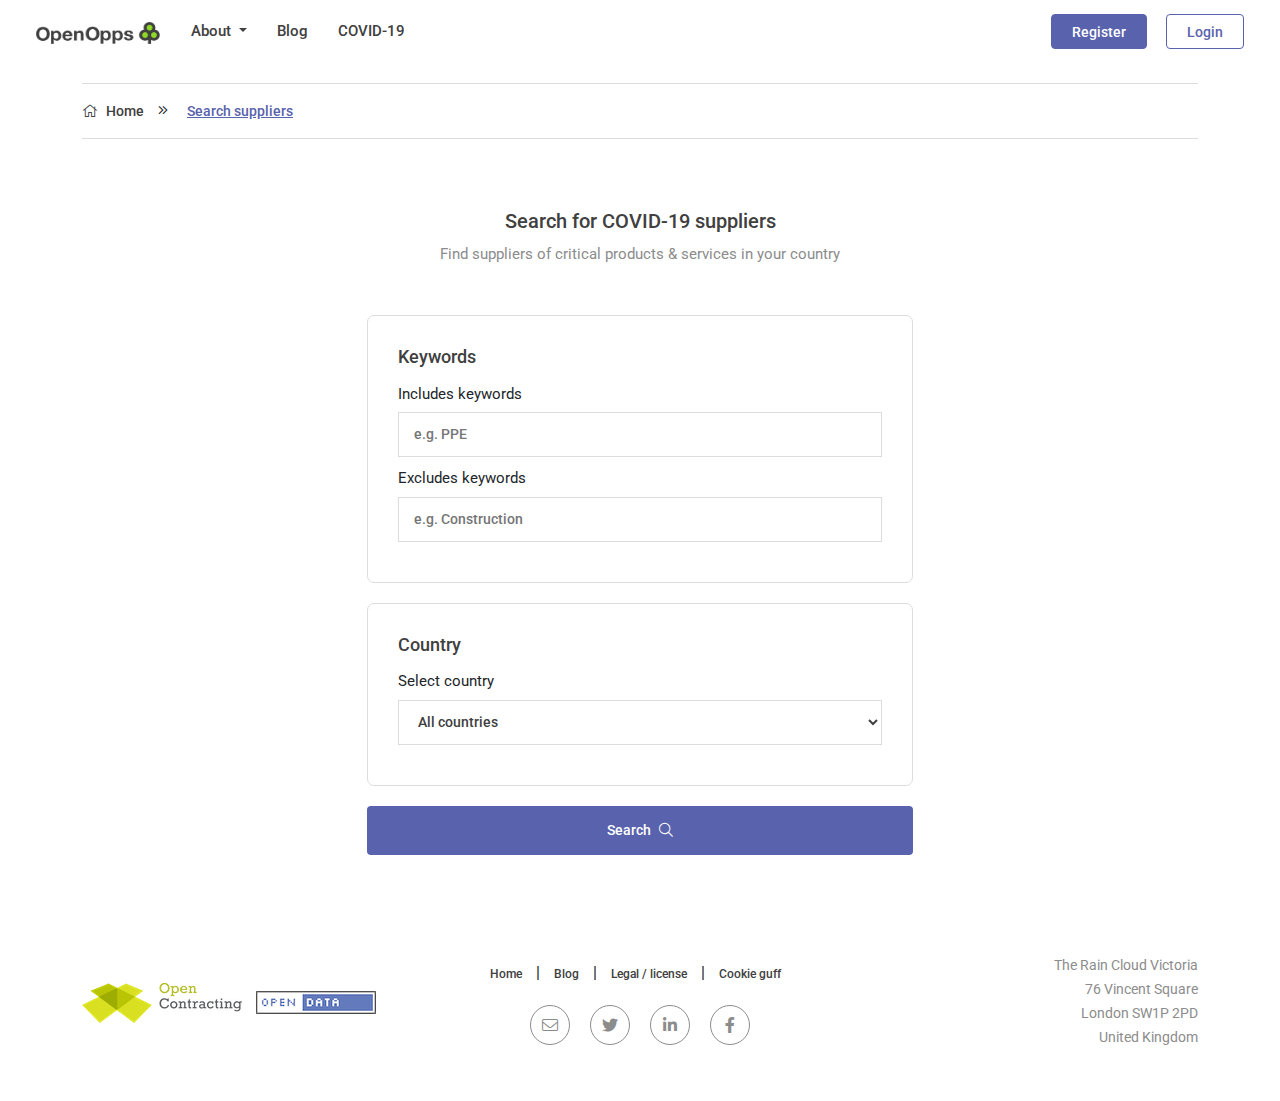
<file: suppliers-search.html>
<!doctype html>
<html class="no-js" lang="">

<head>
   <meta charset="utf-8">
   <title>Search for COVID-19 suppliers</title>
   <meta name="description" content="">
   <meta name="viewport" content="width=device-width, initial-scale=1">
   <!-- google fonts link  -->
   <link
      href="https://fonts.googleapis.com/css2?family=Lora:ital,wght@0,400;0,500;0,600;0,700;1,400;1,500;1,600;1,700&family=Roboto:wght@300;400;500;700;900&display=swap"
      rel="stylesheet">
   <!-- Favicons -->
   <link rel="icon" href="asset/img/favicons/icon.png">
   <!-- bootstrap css link  -->
   <link rel="stylesheet" href="asset/css/bootstrap.min.css">
   <!-- font awsome icon link -->
   <link rel="stylesheet" href="asset/css/fontawsome.css">
   <!-- animate css link  -->
   <link rel="stylesheet" href="asset/css/animate.min.css">
   <!-- main css file link -->
   <link rel="stylesheet" href="asset/css/style.css">
   <!-- responsive css link -->
   <link rel="stylesheet" href="asset/css/responsive.css">
   <!-- this is for mordanizar js link -->
   <script src="asset/js/vendor/modernizr-3.6.0.min.js"></script>
</head>

<body>
   <!-- start header area  -->
   <header id="main_header" class="sticky">
      <div class="container-fluid">
         <div class="row">
            <div class="col-12">
               <nav class="navbar navbar-expand-lg">
                  <div class="container-fluid">
                     <a class="navbar-brand" href="#">
                        <img class="img-fluid" src="asset/img/logo.png" alt="">
                     </a>
                     <button class="navbar-toggler" type="button" data-bs-toggle="collapse"
                        data-bs-target="#navbarSupportedContent" aria-controls="navbarSupportedContent"
                        aria-expanded="false" aria-label="Toggle navigation">
                        <span class="navbar-toggler-icon">
                           <i class="far fa-bars"></i>
                        </span>
                     </button>
                     <div class="collapse navbar-collapse" id="navbarSupportedContent">
                        <ul class="navbar-nav me-auto mb-2 mb-lg-0">
                           <li class="nav-item dropdown">
                              <a class="nav-link dropdown-toggle" href="#" id="navbarDropdown" role="button"
                                 data-bs-toggle="dropdown" aria-expanded="false">
                                 About
                              </a>
                              <ul class="dropdown-menu" aria-labelledby="navbarDropdown">
                                 <li><a class="dropdown-item" href="#">Contact us</a></li>
                                 <li><a class="dropdown-item" href="#">Our company</a></li>
                                 <li><a class="dropdown-item" href="#">Vision</a></li>
                                 <li><a class="dropdown-item" href="#">FAQs</a></li>
                                 <li><a class="dropdown-item" href="#">Logos</a></li>
                              </ul>
                           </li>
                           <li class="nav-item">
                              <a class="nav-link" href="#">Blog</a>
                           </li>
                           <li class="nav-item">
                              <a class="nav-link" href="#">COVID-19</a>
                           </li>
                        </ul>
                        <div class="d-flex">
                           <div class="header_auth_btn">
                              <ul>
                                 <li><a class="res_btn" href="#">Register</a></li>
                                 <li><a href="#">Login</a></li>
                              </ul>
                           </div>
                        </div>
                     </div>
                  </div>
               </nav>
            </div>
         </div>
      </div>
   </header>
   <!-- end header area  -->

   <!-- start breadcome area  -->
   <div id="bread_come_area">
      <div class="container">
         <div class="row">
            <div class="col-12">
               <div class="bread_come_container">
                  <ul>
                     <li><a href="#"><i class="fal fa-home"></i> Home</a></li>
                     <li><i class="fal fa-angle-double-right"></i></li>
                     <li class="active"><a href="#">Search suppliers</a></li>
                  </ul>
               </div>
            </div>
         </div>
      </div>
   </div>
   <!-- end breadcome area  -->

   <!-- tools search form area  -->
   <section id="tools_search_engine">
      <div class="container">
         <div class="row">
            <div class="col-xxl-8 mx-auto">
               <div class="tools_seacrh_title text-center">
                  <h3>Search for COVID-19 suppliers</h3>
                  <p>Find suppliers of critical products & services in your country</p>
               </div>
               <div class="tools_form_wrapper">
                  <div class="row">
                     <div class="col-xxl-7 col-xl-6 col-lg-7 col-md-8 col-sm-10 mx-auto">
                        <form action="#">
                           <div class="tools_form_item">
                              <h5>Keywords</h5>
                              <div class="input_box">
                                 <label>Includes keywords</label>
                                 <input type="text" class="c_input" placeholder="e.g. PPE">
                              </div>
                              <div class="input_box">
                                 <label>Excludes keywords</label>
                                 <input type="text" class="c_input" placeholder="e.g. Construction">
                              </div>
                           </div>
                           <div class="tools_form_item">
                              <h5>Country</h5>
                              <div class="input_box">
                                 <label>Select country</label>
                                 <select class="c_input" id="country" name="countryname">
                                    <option href="#" value="all" selected="">All countries</option>
                                    <option disabled="">──────────</option>
                                    <option value="United Kingdom">United Kingdom</option>
                                    <option value="Europe">Europe</option>
                                    <option disabled="">──────────</option>

                                    <option value="Afghanistan">Afghanistan</option>

                                    <option value="Albania">Albania</option>

                                    <option value="Algeria">Algeria</option>

                                    <option value="Andorra">Andorra</option>

                                    <option value="Angola">Angola</option>

                                    <option value="Antigua and Barbuda">Antigua and Barbuda</option>

                                    <option value="Argentina">Argentina</option>

                                    <option value="Armenia">Armenia</option>

                                    <option value="Australia">Australia</option>

                                    <option value="Austria">Austria</option>

                                    <option value="Azerbaijan">Azerbaijan</option>

                                    <option value="Bahamas">Bahamas</option>

                                    <option value="Bahrain">Bahrain</option>

                                    <option value="Bangladesh">Bangladesh</option>

                                    <option value="Barbados">Barbados</option>

                                    <option value="Belarus">Belarus</option>

                                    <option value="Belgium">Belgium</option>

                                    <option value="Belize">Belize</option>

                                    <option value="Benin">Benin</option>

                                    <option value="Bhutan">Bhutan</option>

                                    <option value="Bolivia">Bolivia</option>

                                    <option value="Bosnia and Herzegovina">Bosnia and Herzegovina</option>

                                    <option value="Botswana">Botswana</option>

                                    <option value="Brazil">Brazil</option>

                                    <option value="Brunei">Brunei</option>

                                    <option value="Bulgaria">Bulgaria</option>

                                    <option value="Burkina Faso">Burkina Faso</option>

                                    <option value="Burundi">Burundi</option>

                                    <option value="Cambodia">Cambodia</option>

                                    <option value="Cameroon">Cameroon</option>

                                    <option value="Canada">Canada</option>

                                    <option value="Cape Verde">Cape Verde</option>

                                    <option value="Central African Republic">Central African Republic</option>

                                    <option value="Chad">Chad</option>

                                    <option value="Chile">Chile</option>

                                    <option value="China">China</option>

                                    <option value="Colombia">Colombia</option>

                                    <option value="Comoros">Comoros</option>

                                    <option value="Cook Islands">Cook Islands</option>

                                    <option value="Costa Rica">Costa Rica</option>

                                    <option value="Croatia">Croatia</option>

                                    <option value="Cuba">Cuba</option>

                                    <option value="Curacao">Curacao</option>

                                    <option value="Cyprus">Cyprus</option>

                                    <option value="Czech Republic">Czech Republic</option>

                                    <option value="Denmark">Denmark</option>

                                    <option value="Djibouti">Djibouti</option>

                                    <option value="Dominica">Dominica</option>

                                    <option value="Dominican Republic">Dominican Republic</option>

                                    <option value="Ecuador">Ecuador</option>

                                    <option value="Egypt">Egypt</option>

                                    <option value="El Salvador">El Salvador</option>

                                    <option value="Equatorial Guinea">Equatorial Guinea</option>

                                    <option value="Eritrea">Eritrea</option>

                                    <option value="Estonia">Estonia</option>

                                    <option value="Ethiopia">Ethiopia</option>

                                    <option value="Fiji">Fiji</option>

                                    <option value="Finland">Finland</option>

                                    <option value="France">France</option>

                                    <option value="French Southern Territories">French Southern Territories</option>

                                    <option value="Gabon">Gabon</option>

                                    <option value="Gambia">Gambia</option>

                                    <option value="Georgia">Georgia</option>

                                    <option value="Germany">Germany</option>

                                    <option value="Ghana">Ghana</option>

                                    <option value="Gibraltar">Gibraltar</option>

                                    <option value="Greece">Greece</option>

                                    <option value="Grenada">Grenada</option>

                                    <option value="Guatemala">Guatemala</option>

                                    <option value="Guernsey">Guernsey</option>

                                    <option value="Guinea">Guinea</option>

                                    <option value="Guinea-Bissau">Guinea-Bissau</option>

                                    <option value="Guyana">Guyana</option>

                                    <option value="Haiti">Haiti</option>

                                    <option value="Honduras">Honduras</option>

                                    <option value="Hong Kong">Hong Kong</option>

                                    <option value="Hungary">Hungary</option>

                                    <option value="Iceland">Iceland</option>

                                    <option value="India">India</option>

                                    <option value="Indonesia">Indonesia</option>

                                    <option value="Iran">Iran</option>

                                    <option value="Iraq">Iraq</option>

                                    <option value="Ireland">Ireland</option>

                                    <option value="Isle of Man">Isle of Man</option>

                                    <option value="Israel">Israel</option>

                                    <option value="Italy">Italy</option>

                                    <option value="Jamaica">Jamaica</option>

                                    <option value="Japan">Japan</option>

                                    <option value="Jersey">Jersey</option>

                                    <option value="Jordan">Jordan</option>

                                    <option value="Kazakhstan">Kazakhstan</option>

                                    <option value="Kenya">Kenya</option>

                                    <option value="Kiribati">Kiribati</option>

                                    <option value="Kosovo">Kosovo</option>

                                    <option value="Kuwait">Kuwait</option>

                                    <option value="Kyrgyzstan">Kyrgyzstan</option>

                                    <option value="Laos">Laos</option>

                                    <option value="Latvia">Latvia</option>

                                    <option value="Lebanon">Lebanon</option>

                                    <option value="Lesotho">Lesotho</option>

                                    <option value="Liberia">Liberia</option>

                                    <option value="Libya">Libya</option>

                                    <option value="Liechtenstein">Liechtenstein</option>

                                    <option value="Lithuania">Lithuania</option>

                                    <option value="Luxembourg">Luxembourg</option>

                                    <option value="Macedonia">Macedonia</option>

                                    <option value="Madagascar">Madagascar</option>

                                    <option value="Malawi">Malawi</option>

                                    <option value="Malaysia">Malaysia</option>

                                    <option value="Mali">Mali</option>

                                    <option value="Malta">Malta</option>

                                    <option value="Marshall Islands">Marshall Islands</option>

                                    <option value="Mauritania">Mauritania</option>

                                    <option value="Mauritius">Mauritius</option>

                                    <option value="Mexico">Mexico</option>

                                    <option value="Monaco">Monaco</option>

                                    <option value="Mongolia">Mongolia</option>

                                    <option value="Montenegro">Montenegro</option>

                                    <option value="Morocco">Morocco</option>

                                    <option value="Mozambique">Mozambique</option>

                                    <option value="Namibia">Namibia</option>

                                    <option value="Nauru">Nauru</option>

                                    <option value="Nepal">Nepal</option>

                                    <option value="Netherlands">Netherlands</option>

                                    <option value="New Zealand">New Zealand</option>

                                    <option value="Nicaragua">Nicaragua</option>

                                    <option value="Niger">Niger</option>

                                    <option value="Niue">Niue</option>

                                    <option value="Norway">Norway</option>

                                    <option value="Oman">Oman</option>

                                    <option value="Pakistan">Pakistan</option>

                                    <option value="Palau">Palau</option>

                                    <option value="Panama">Panama</option>

                                    <option value="Papua New Guinea">Papua New Guinea</option>

                                    <option value="Paraguay">Paraguay</option>

                                    <option value="Peru">Peru</option>

                                    <option value="Philippines">Philippines</option>

                                    <option value="Poland">Poland</option>

                                    <option value="Portugal">Portugal</option>

                                    <option value="Qatar">Qatar</option>

                                    <option value="Romania">Romania</option>

                                    <option value="Russia">Russia</option>

                                    <option value="Rwanda">Rwanda</option>

                                    <option value="Saint Kitts and Nevis">Saint Kitts and Nevis</option>

                                    <option value="Saint Lucia">Saint Lucia</option>

                                    <option value="Saint Vincent and the Grenadines">Saint Vincent and the Grenadines
                                    </option>

                                    <option value="Samoa">Samoa</option>

                                    <option value="Saudi Arabia">Saudi Arabia</option>

                                    <option value="Senegal">Senegal</option>

                                    <option value="Serbia">Serbia</option>

                                    <option value="Seychelles">Seychelles</option>

                                    <option value="Sierra Leone">Sierra Leone</option>

                                    <option value="Singapore">Singapore</option>

                                    <option value="Slovakia">Slovakia</option>

                                    <option value="Slovenia">Slovenia</option>

                                    <option value="Solomon Islands">Solomon Islands</option>

                                    <option value="Somalia">Somalia</option>

                                    <option value="South Africa">South Africa</option>

                                    <option value="South Sudan">South Sudan</option>

                                    <option value="Spain">Spain</option>

                                    <option value="Sri Lanka">Sri Lanka</option>

                                    <option value="Sudan">Sudan</option>

                                    <option value="Suriname">Suriname</option>

                                    <option value="Swaziland">Swaziland</option>

                                    <option value="Sweden">Sweden</option>

                                    <option value="Switzerland">Switzerland</option>

                                    <option value="Syria">Syria</option>

                                    <option value="São Tomé and Príncipe">São Tomé and Príncipe</option>

                                    <option value="Tajikistan">Tajikistan</option>

                                    <option value="Tanzania">Tanzania</option>

                                    <option value="Thailand">Thailand</option>

                                    <option value="Togo">Togo</option>

                                    <option value="Tonga">Tonga</option>

                                    <option value="Trinidad and Tobago">Trinidad and Tobago</option>

                                    <option value="Tunisia">Tunisia</option>

                                    <option value="Turkey">Turkey</option>

                                    <option value="Turkmenistan">Turkmenistan</option>

                                    <option value="Tuvalu">Tuvalu</option>

                                    <option value="Uganda">Uganda</option>

                                    <option value="Ukraine">Ukraine</option>

                                    <option value="United Arab Emirates">United Arab Emirates</option>

                                    <option value="United Kingdom">United Kingdom</option>

                                    <option value="United States">United States</option>

                                    <option value="Uruguay">Uruguay</option>

                                    <option value="Uzbekistan">Uzbekistan</option>

                                    <option value="Vanuatu">Vanuatu</option>

                                    <option value="Vatican City">Vatican City</option>

                                    <option value="Venezuela">Venezuela</option>

                                    <option value="Vietnam">Vietnam</option>

                                    <option value="Western Sahara">Western Sahara</option>

                                    <option value="Yemen">Yemen</option>

                                    <option value="Zambia">Zambia</option>

                                    <option value="Zimbabwe">Zimbabwe</option>

                                 </select>
                              </div>
                           </div>
                           <div class="form_submit_action">
                              <button type="submit">Search <i class="fal fa-search"></i></button>
                           </div>
                        </form>
                     </div>
                  </div>
               </div>
            </div>
         </div>
      </div>
   </section>
   <!--  end tools search form area  -->





















   <!-- start footer area  -->
   <footer id="footer">
      <div class="container">
         <div class="row">
            <div class="col-12">
               <div class="footer_wrapper">
                  <div class="row align-items-center">
                     <div class="col-xxl-4 col-xl-4 col-lg-3 col-md-3 col-sm-12">
                        <div class="footer_left_image">
                           <ul>
                              <li><img class="img-fluid" src="asset/img/ocp.png" alt=""></li>
                              <li><img class="img-fluid" src="asset/img/open-data.png" alt=""></li>
                           </ul>
                        </div>
                     </div>
                     <div class="col-xxl-4 col-xl-4 col-lg-6 col-md-6 col-sm-7">
                        <div class="footer_social text-center">
                           <div class="link_box">
                              <ul>
                                 <li><a href="#">Home</a></li>
                                 <li>|</li>
                                 <li><a href="#">Blog</a></li>
                                 <li>|</li>
                                 <li><a href="#">Legal / license</a></li>
                                 <li>|</li>
                                 <li><a href="#">Cookie guff</a></li>
                              </ul>
                           </div>
                           <div class="social_box">
                              <ul>
                                 <li><a href="#"><i class="fal fa-envelope"></i></a></li>
                                 <li><a href="#"><i class="fab fa-twitter"></i></a></li>
                                 <li><a href="#"><i class="fab fa-linkedin-in"></i></a></li>
                                 <li><a href="#"><i class="fab fa-facebook-f"></i></a></li>
                              </ul>
                           </div>
                        </div>
                     </div>
                     <div class="col-xxl-4 col-xl-4 col-lg-3 col-md-3 col-sm-5">
                        <div class="footer_right_box text-end">
                           <ul>
                              <li>The Rain Cloud Victoria</li>
                              <li>76 Vincent Square</li>
                              <li>London SW1P 2PD</li>
                              <li>United Kingdom</li>
                           </ul>
                        </div>
                     </div>
                  </div>
               </div>
            </div>
         </div>
      </div>
   </footer>
   <!-- end footer area  -->

   <!-- all javascript load here -->
   <script src="asset/js/vendor/jquery-3.3.1.min.js"></script>
   <script src="asset/js/bootstrap.bundle.min.js"></script>
   <script src="asset/js/custom.js"></script>
</body>

</html>
</file>
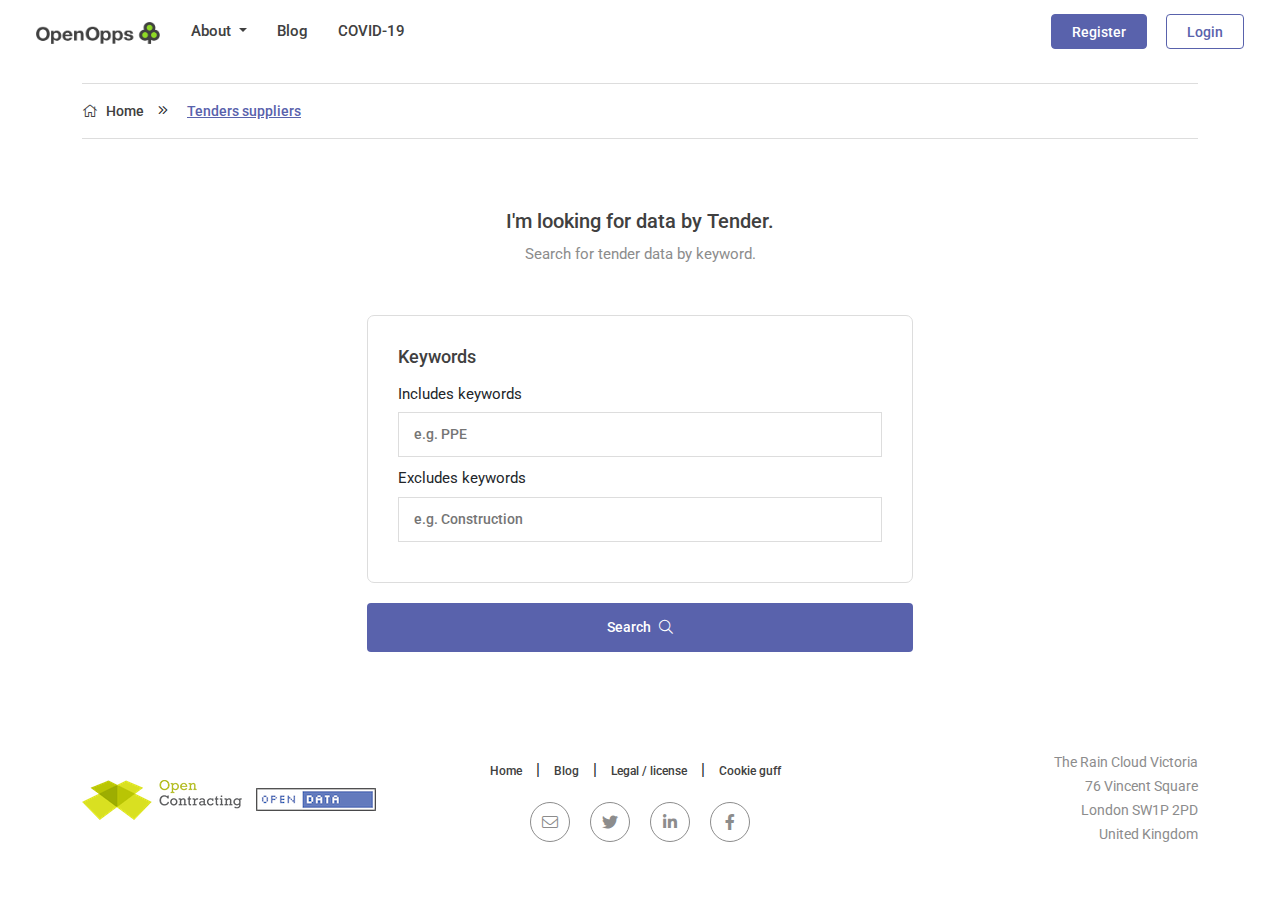
<file: tenders-search.html>
<!doctype html>
<html class="no-js" lang="">

<head>
   <meta charset="utf-8">
   <title>Tender Search</title>
   <meta name="description" content="">
   <meta name="viewport" content="width=device-width, initial-scale=1">
   <!-- google fonts link  -->
   <link
      href="https://fonts.googleapis.com/css2?family=Lora:ital,wght@0,400;0,500;0,600;0,700;1,400;1,500;1,600;1,700&family=Roboto:wght@300;400;500;700;900&display=swap"
      rel="stylesheet">
   <!-- Favicons -->
   <link rel="icon" href="asset/img/favicons/icon.png">
   <!-- bootstrap css link  -->
   <link rel="stylesheet" href="asset/css/bootstrap.min.css">
   <!-- font awsome icon link -->
   <link rel="stylesheet" href="asset/css/fontawsome.css">
   <!-- animate css link  -->
   <link rel="stylesheet" href="asset/css/animate.min.css">
   <!-- main css file link -->
   <link rel="stylesheet" href="asset/css/style.css">
   <!-- responsive css link -->
   <link rel="stylesheet" href="asset/css/responsive.css">
   <!-- this is for mordanizar js link -->
   <script src="asset/js/vendor/modernizr-3.6.0.min.js"></script>
</head>

<body>
   <!-- start header area  -->
   <header id="main_header" class="sticky">
      <div class="container-fluid">
         <div class="row">
            <div class="col-12">
               <nav class="navbar navbar-expand-lg">
                  <div class="container-fluid">
                     <a class="navbar-brand" href="#">
                        <img class="img-fluid" src="asset/img/logo.png" alt="">
                     </a>
                     <button class="navbar-toggler" type="button" data-bs-toggle="collapse"
                        data-bs-target="#navbarSupportedContent" aria-controls="navbarSupportedContent"
                        aria-expanded="false" aria-label="Toggle navigation">
                        <span class="navbar-toggler-icon">
                           <i class="far fa-bars"></i>
                        </span>
                     </button>
                     <div class="collapse navbar-collapse" id="navbarSupportedContent">
                        <ul class="navbar-nav me-auto mb-2 mb-lg-0">
                           <li class="nav-item dropdown">
                              <a class="nav-link dropdown-toggle" href="#" id="navbarDropdown" role="button"
                                 data-bs-toggle="dropdown" aria-expanded="false">
                                 About
                              </a>
                              <ul class="dropdown-menu" aria-labelledby="navbarDropdown">
                                 <li><a class="dropdown-item" href="#">Contact us</a></li>
                                 <li><a class="dropdown-item" href="#">Our company</a></li>
                                 <li><a class="dropdown-item" href="#">Vision</a></li>
                                 <li><a class="dropdown-item" href="#">FAQs</a></li>
                                 <li><a class="dropdown-item" href="#">Logos</a></li>
                              </ul>
                           </li>
                           <li class="nav-item">
                              <a class="nav-link" href="#">Blog</a>
                           </li>
                           <li class="nav-item">
                              <a class="nav-link" href="#">COVID-19</a>
                           </li>
                        </ul>
                        <div class="d-flex">
                           <div class="header_auth_btn">
                              <ul>
                                 <li><a class="res_btn" href="#">Register</a></li>
                                 <li><a href="#">Login</a></li>
                              </ul>
                           </div>
                        </div>
                     </div>
                  </div>
               </nav>
            </div>
         </div>
      </div>
   </header>
   <!-- end header area  -->

   <!-- start breadcome area  -->
   <div id="bread_come_area">
      <div class="container">
         <div class="row">
            <div class="col-12">
               <div class="bread_come_container">
                  <ul>
                     <li><a href="#"><i class="fal fa-home"></i> Home</a></li>
                     <li><i class="fal fa-angle-double-right"></i></li>
                     <li class="active"><a href="#">Tenders suppliers</a></li>
                  </ul>
               </div>
            </div>
         </div>
      </div>
   </div>
   <!-- end breadcome area  -->

   <!-- tools search form area  -->
   <section id="tools_search_engine">
      <div class="container">
         <div class="row">
            <div class="col-xxl-8 mx-auto">
               <div class="tools_seacrh_title text-center">
                  <h3>I'm looking for data by Tender.</h3>
                  <p>Search for tender data by keyword.</p>
               </div>
               <div class="tools_form_wrapper">
                  <div class="row">
                     <div class="col-xxl-7 col-xl-6 col-lg-7 col-md-8 col-sm-10 mx-auto">
                        <form action="#">
                           <div class="tools_form_item">
                              <h5>Keywords</h5>
                              <div class="input_box">
                                 <label>Includes keywords</label>
                                 <input type="text" class="c_input" placeholder="e.g. PPE">
                              </div>
                              <div class="input_box">
                                 <label>Excludes keywords</label>
                                 <input type="text" class="c_input" placeholder="e.g. Construction">
                              </div>
                           </div>
                           <div class="form_submit_action">
                              <button type="submit">Search <i class="fal fa-search"></i></button>
                           </div>
                        </form>
                     </div>
                  </div>
               </div>
            </div>
         </div>
      </div>
   </section>
   <!--  end tools search form area  -->





















   <!-- start footer area  -->
   <footer id="footer">
      <div class="container">
         <div class="row">
            <div class="col-12">
               <div class="footer_wrapper">
                  <div class="row align-items-center">
                     <div class="col-xxl-4 col-xl-4 col-lg-3 col-md-3 col-sm-12">
                        <div class="footer_left_image">
                           <ul>
                              <li><img class="img-fluid" src="asset/img/ocp.png" alt=""></li>
                              <li><img class="img-fluid" src="asset/img/open-data.png" alt=""></li>
                           </ul>
                        </div>
                     </div>
                     <div class="col-xxl-4 col-xl-4 col-lg-6 col-md-6 col-sm-7">
                        <div class="footer_social text-center">
                           <div class="link_box">
                              <ul>
                                 <li><a href="#">Home</a></li>
                                 <li>|</li>
                                 <li><a href="#">Blog</a></li>
                                 <li>|</li>
                                 <li><a href="#">Legal / license</a></li>
                                 <li>|</li>
                                 <li><a href="#">Cookie guff</a></li>
                              </ul>
                           </div>
                           <div class="social_box">
                              <ul>
                                 <li><a href="#"><i class="fal fa-envelope"></i></a></li>
                                 <li><a href="#"><i class="fab fa-twitter"></i></a></li>
                                 <li><a href="#"><i class="fab fa-linkedin-in"></i></a></li>
                                 <li><a href="#"><i class="fab fa-facebook-f"></i></a></li>
                              </ul>
                           </div>
                        </div>
                     </div>
                     <div class="col-xxl-4 col-xl-4 col-lg-3 col-md-3 col-sm-5">
                        <div class="footer_right_box text-end">
                           <ul>
                              <li>The Rain Cloud Victoria</li>
                              <li>76 Vincent Square</li>
                              <li>London SW1P 2PD</li>
                              <li>United Kingdom</li>
                           </ul>
                        </div>
                     </div>
                  </div>
               </div>
            </div>
         </div>
      </div>
   </footer>
   <!-- end footer area  -->

   <!-- all javascript load here -->
   <script src="asset/js/vendor/jquery-3.3.1.min.js"></script>
   <script src="asset/js/bootstrap.bundle.min.js"></script>
   <script src="asset/js/custom.js"></script>
</body>

</html>
</file>
<file: asset/css/style.css>
*{margin:0;padding:0;outline:0;font-family:"Roboto",sans-serif}ul{margin:0;padding:0;font-family:"Roboto",sans-serif}ul li{margin:0;padding:0;list-style:none;font-family:"Roboto",sans-serif}a{text-decoration:none;color:#404040;transition:0.4s;font-family:"Roboto",sans-serif}a:hover{text-decoration:none;color:#404040}h1,h2,h3,h4,h5,h6{margin:0;padding:0;font-family:"Roboto",sans-serif;color:#404040}body{position:relative;font-family:"Roboto",sans-serif}p{margin:0;padding:0;color:#8C8C8C;font-family:"Roboto",sans-serif}.c_input{border:1px solid #ddd;font-size:1.25rem;line-height:1.333333;width:100%;border-radius:0px;color:#8C8C8C;transition:0.4s}.c_input:focus{border-color:#5962AC}.pl0{padding-left:0px}.pr0{padding-right:0px}.fixed{position:fixed;top:0;left:0;width:100%;background-color:#fff !important;box-shadow:0px 23px 46px rgba(0,0,0,0.1)}input,select{background-color:#fff !important}.bread_come_area ul li{display:inline-block}.bread_come_area ul li a{display:block;height:40px;width:40px;text-align:center;border:1px solid #ddd;line-height:40px;font-weight:500;font-size:14px;border-radius:3px}.bread_come_area ul li a:hover{background-color:#5962AC;color:#fff;border-color:#5962AC}.bread_come_area ul li .action_btn_next_prev{width:max-content;padding:0px 30px}.bread_come_area ul li .active{background-color:#5962AC;color:#fff;border-color:#5962AC}.result_box_action_btn a{display:inline-block;background-color:#5962AC;color:#fff;font-weight:500;font-size:14px;padding:13px 40px;border-radius:4px}.result_box_action_btn a:hover{background-color:#858CC1}#main_header{background-color:#fff}#main_header .navbar{padding:0px}#main_header .navbar-brand img{width:140px}#main_header .nav-link{font-weight:500;font-size:15px;padding:20px 15px}#main_header .dropdown-menu{width:200px;border:none;box-shadow:0px 23px 46px rgba(0,0,0,0.1);padding:0px;margin-top:0px}#main_header .dropdown-item{font-weight:500;font-size:15px;padding:10px 15px;background-color:#fff}#main_header .dropdown-item:hover{background-color:#5962AC;color:#fff}#main_header .header_auth_btn ul li{display:inline-block;margin-left:15px}#main_header .header_auth_btn ul li a{display:block;height:35px;padding:0px 20px;border:1px solid #5962AC;text-align:center;font-weight:500;line-height:35px;font-size:14px;border-radius:4px;color:#5962AC}#main_header .header_auth_btn ul li a:hover{background-color:#5962AC;color:#fff;box-shadow:0px 23px 46px rgba(0,0,0,0.1)}#main_header .header_auth_btn ul li .res_btn{background-color:#5962AC;color:#fff}#header_info_box{background-color:#5962AC;padding:20px 0px}#header_info_box .header_info_content h4{color:#fff;font-size:16px;font-size:14px}#header_info_box .header_info_content h4 a{color:#fff;font-size:16px;font-size:14px;text-decoration:underline;margin-left:5px}#header_info_box .header_info_content h4 a i{opacity:0;position:relative;left:0px;transition:0.4s}#header_info_box .header_info_content h4 a:hover{text-decoration:none}#header_info_box .header_info_content h4 a:hover i{left:10px;opacity:1}#hero_banar{padding:60px 0px;background-color:#fff}#serch_engine_area{padding:10px 0px 40px 0px}#serch_engine_area .top_title{border-top:1px solid #ddd;padding-top:40px}#serch_engine_area .top_title h3{color:#404040;font-size:28px;font-family:"Lora",serif}#serch_engine_area .top_title p{font-size:17px;color:#404040;margin-top:7px;font-family:"Lora",serif}#serch_engine_area .main_form_area{margin-top:60px}#serch_engine_area .main_form_area .normal_form .input_box input{color:#404040}#serch_engine_area .main_form_area .normal_form .input_box input,#serch_engine_area .main_form_area .normal_form .input_box select{height:55px;padding:0px 25px;font-size:17px;line-height:55px;font-weight:400;background-color:#fff}#serch_engine_area .main_form_area .normal_form .input_box select{border-left:none}#serch_engine_area .main_form_area .normal_form .input_box select option{font-size:18px;color:#404040}#serch_engine_area .main_form_area .normal_form .form_subit_btn button{width:70px;background-color:#5962AC;border:none;height:55px;color:#fff;outline:none;line-height:55px}#serch_engine_area .main_form_area .toggle_advance_form{margin-top:10px}#serch_engine_area .main_form_area .toggle_advance_form button{background-color:transparent;border:none;outline:none;color:#0275d8;font-size:14px}#serch_engine_area .main_form_area #advanced-search-collaspe{margin-top:20px}#serch_engine_area .main_form_area .advace_form_element .form_row{margin-bottom:20px}#serch_engine_area .main_form_area .advace_form_element .form_row:last-child{margin-bottom:0px}#serch_engine_area .main_form_area .advace_form_element .input_box label{font-size:13px;color:#404040;display:block;margin-bottom:7px}#serch_engine_area .main_form_area .advace_form_element .input_box input{width:100%;height:40px;line-height:40px;font-size:13px;font-weight:500;padding:0px 13px;color:#8C8C8C;background-color:#fff}#serch_engine_area .main_form_area .advace_form_element .input_box select{width:100%;height:40px;line-height:40px;font-size:13px;font-weight:500;padding:0px 13px;background-color:#fff}#serch_engine_area .main_form_area .advace_form_element .input_box select option{color:#404040;font-size:15px}#about_feedback_area{padding:50px 0px;background-color:#fff}#about_feedback_area .about_feedback_wrapper{border-top:1px solid #ddd;border-bottom:1px solid #ddd;padding:70px 0px}#about_feedback_area .about_feedback_wrapper .about_feedback_content h3{font-family:"Lora",serif;font-size:28px;line-height:35px;color:#404040;width:90%;margin:0 auto}#about_feedback_area .about_feedback_wrapper .about_feedback_content p{margin-top:14px}#leading_research{padding:30px 0px 50px 0px;background-color:#fff}#leading_research .top_title h3{font-family:"Lora",serif;font-size:30px}#leading_research .leading_research_wrapper{margin-top:60px;border-bottom:1px solid #ddd;padding-bottom:100px}#leading_research .leading_research_wrapper .leading_research_item h3{font-family:"Lora",serif;color:#404040;font-size:25px}#leading_research .leading_research_wrapper .leading_research_item p{width:70%;margin:0 auto;margin-top:15px;color:#404040}#leading_research .leading_research_wrapper .leading_research_item a{display:inline-block;border:1px solid #5962AC;color:#5962AC;font-weight:600;font-size:14px;margin-top:18px;padding:10px 30px;border-radius:3px}#leading_research .leading_research_wrapper .leading_research_item a:hover{background-color:#5962AC;color:#fff}#why_us{padding:30px 0px 50px 0px;background-color:#fff}#why_us .top_title h3{font-family:"Lora",serif;font-size:30px}#why_us .why_us_wrapper{margin-top:60px;border-bottom:1px solid #ddd;padding-bottom:90px}#why_us .why_us_wrapper .why_us_item h3{font-family:"Lora",serif;color:#404040;font-size:25px}#why_us .why_us_wrapper .why_us_item p{width:80%;margin:0 auto;margin-top:10px;color:#404040}#why_us .why_us_wrapper .why_us_item a{display:inline-block;border:1px solid #5962AC;color:#5962AC;font-weight:600;font-size:14px;margin-top:18px;padding:10px 30px;border-radius:3px}#why_us .why_us_wrapper .why_us_item a:hover{background-color:#5962AC;color:#fff}#brand_area{padding:20px 0px 50px 0px;background-color:#fff}#brand_area .top_title h3{font-family:"Lora",serif;font-size:26px;color:#404040}#brand_area .brand_wrapper{margin-top:50px;border-bottom:1px solid #ddd;padding-bottom:100px}#footer{padding:50px 0px 50px 0px;background-color:#fff}#footer .footer_wrapper .footer_left_image ul li{display:inline-block;margin-right:10px}#footer .footer_wrapper .footer_social .link_box ul li{display:inline-block;margin-right:10px}#footer .footer_wrapper .footer_social .link_box ul li a{color:#404040;font-weight:500;font-size:12px}#footer .footer_wrapper .footer_social .link_box ul li a:hover{color:#5962AC;text-decoration:underline}#footer .footer_wrapper .footer_social .social_box{margin-top:20px}#footer .footer_wrapper .footer_social .social_box ul li{display:inline-block;margin:0px 8px}#footer .footer_wrapper .footer_social .social_box ul li a{height:40px;width:40px;border:1px solid #8C8C8C;display:block;text-align:center;line-height:40px;color:#8C8C8C;border-radius:50%}#footer .footer_wrapper .footer_social .social_box ul li a:hover{background-color:#5962AC;border-color:#5962AC;color:#fff}#footer .footer_wrapper .footer_right_box ul li{display:block;font-size:14px;color:#8C8C8C;margin-bottom:3px}#blog_page{padding:100px 0px 40px 0px;background-color:#fff}#blog_page .blog_page_top_header{border-bottom:1px solid #ddd;padding-bottom:30px}#blog_page .blog_page_top_header a img{height:40px}#blog_page .blog_page_top_header h4{font-size:17px;color:#404040;margin-top:14px}#blog_page .blog_page_main_wrapper{margin-top:40px}#blog_page .blog_page_main_wrapper .blog_left_panel{padding-right:100px}#blog_page .blog_page_main_wrapper .blog_left_panel .blog_item{border-bottom:1px solid #ddd;padding-bottom:40px;margin-bottom:30px}#blog_page .blog_page_main_wrapper .blog_left_panel .blog_item .top_title a{font-size:35px;color:#404040;line-height:45px}#blog_page .blog_page_main_wrapper .blog_left_panel .blog_item .top_title a:hover{text-decoration:underline;color:#5962AC}#blog_page .blog_page_main_wrapper .blog_left_panel .blog_item .top_title p{font-size:14px;margin-top:6px}#blog_page .blog_page_main_wrapper .blog_left_panel .blog_item .blog_image{margin-top:30px}#blog_page .blog_page_main_wrapper .blog_left_panel .blog_item .blog_image img{width:100%}#blog_page .blog_page_main_wrapper .blog_left_panel .blog_item .blog_image .image_credit{font-size:14px;color:#8C8C8C;margin-top:10px;display:inline-block}#blog_page .blog_page_main_wrapper .blog_left_panel .blog_item .blog_image .image_credit:hover{color:#5962AC;text-decoration:underline}#blog_page .blog_page_main_wrapper .blog_left_panel .blog_item .blog_details{margin-top:20px}#blog_page .blog_page_main_wrapper .blog_left_panel .blog_item .blog_details p{font-size:16px;color:#404040;line-height:28px;margin-bottom:10px;font-family:"Lora",serif}#blog_page .blog_page_main_wrapper .blog_left_panel .blog_item .blog_details p a{color:#404040;text-decoration:underline;font-weight:500}#blog_page .blog_page_main_wrapper .blog_left_panel .blog_item .blog_details p a:hover{color:#5962AC}#blog_page .blog_page_main_wrapper .blog_left_panel .blog_item .blog_details h3{margin:15px 0px;font-size:20px;font-family:"Lora",serif;color:#404040}#blog_page .blog_page_main_wrapper .blog_left_panel .blog_item .blog_read_more_action{margin-top:20px}#blog_page .blog_page_main_wrapper .blog_left_panel .blog_item .blog_read_more_action a{display:inline-block;border:1px solid #5962AC;color:#5962AC;font-weight:500;font-size:15px;padding:10px 30px;border-radius:3px}#blog_page .blog_page_main_wrapper .blog_left_panel .blog_item .blog_read_more_action a i{margin-left:5px}#blog_page .blog_page_main_wrapper .blog_left_panel .blog_item .blog_read_more_action a:hover{background-color:#5962AC;color:#fff;box-shadow:0px 23px 46px rgba(0,0,0,0.1)}#blog_page .blog_page_main_wrapper .blog_left_panel :last-child{margin-bottom:0px;padding-bottom:0px;border:none}#blog_page .blog_page_main_wrapper .blog_page_right_panel .about_right_blog{border-bottom:1px solid #ddd;padding-bottom:20px}#blog_page .blog_page_main_wrapper .blog_page_right_panel .about_right_blog h3{font-size:20px;color:#404040}#blog_page .blog_page_main_wrapper .blog_page_right_panel .about_right_blog p{font-size:15px;margin-top:5px}#blog_page .blog_page_main_wrapper .blog_page_right_panel .blog_right_archive{margin-top:20px;border-bottom:1px solid #ddd;padding-bottom:20px}#blog_page .blog_page_main_wrapper .blog_page_right_panel .blog_right_archive h3{font-size:20px;color:#404040}#blog_page .blog_page_main_wrapper .blog_page_right_panel .blog_right_archive ul{margin-top:10px}#blog_page .blog_page_main_wrapper .blog_page_right_panel .blog_right_archive ul li{display:block;font-size:15px;margin-bottom:10px}#blog_page .blog_page_main_wrapper .blog_page_right_panel .blog_right_archive ul li a:hover{color:#5962AC;text-decoration:underline}#blog_page .blog_page_main_wrapper .blog_page_right_panel .blog_right_archive ul :last-child{margin-bottom:0px}#blog_page .blog_page_main_wrapper .blog_page_right_panel .blog_right_else{margin-top:20px}#blog_page .blog_page_main_wrapper .blog_page_right_panel .blog_right_else h3{font-size:20px;color:#404040}#blog_page .blog_page_main_wrapper .blog_page_right_panel .blog_right_else ul{margin-top:10px}#blog_page .blog_page_main_wrapper .blog_page_right_panel .blog_right_else ul li{display:block;font-size:15px;margin-bottom:10px}#blog_page .blog_page_main_wrapper .blog_page_right_panel .blog_right_else ul li a:hover{color:#5962AC;text-decoration:underline}#blog_page .blog_page_main_wrapper .blog_page_right_panel .blog_right_else ul :last-child{margin-bottom:0px}#auth_area{padding:100px 0px;background-color:#fff}#auth_area .auth_top_title h3{font-size:30px}#auth_area .auth_top_title p{font-size:15px;margin-top:5px}#auth_area .auth_form_wrapper{margin-top:30px}#auth_area .auth_form_wrapper .auth_form_container{padding:50px 50px;box-shadow:0px 23px 46px rgba(0,0,0,0.2);border-radius:7px}#auth_area .auth_form_wrapper .auth_form_container .input_box{margin-bottom:15px}#auth_area .auth_form_wrapper .auth_form_container .input_box .form_label{font-weight:500;font-size:14px;display:block;margin-bottom:10px}#auth_area .auth_form_wrapper .auth_form_container .input_box input{height:45px;line-height:45px;padding:0px 15px;font-size:15px;font-weight:500;border-radius:3px;color:#404040}#auth_area .auth_form_wrapper .auth_form_container .input_box .form-check-input{height:20px;width:20px;padding:0px;display:inline-block}#auth_area .auth_form_wrapper .auth_form_container .input_box .form-check-label{margin-left:10px;position:relative;top:2px;font-weight:500;font-size:14px}#auth_area .auth_form_wrapper .auth_form_container .input_box .form-check-input:checked{background-color:#5962AC;box-shadow:none;border-color:#ddd;outline:none}#auth_area .auth_form_wrapper .auth_form_container .input_box .form-check-input:focus{box-shadow:none;border-color:#ddd;outline:none}#auth_area .auth_form_wrapper .auth_form_container .input_box:last-child{margin-bottom:0px}#auth_area .auth_form_wrapper .auth_form_container .auth_link{margin-top:15px}#auth_area .auth_form_wrapper .auth_form_container .auth_link p{color:#404040;font-size:14px;font-weight:500}#auth_area .auth_form_wrapper .auth_form_container .auth_link a{font-weight:500;font-size:13px;color:#8C8C8C}#auth_area .auth_form_wrapper .auth_form_container .auth_link a:hover{text-decoration:underline;color:#5962AC}#auth_area .auth_form_wrapper .auth_form_container .auth_form_action{margin-top:20px}#auth_area .auth_form_wrapper .auth_form_container .auth_form_action button{width:100%;background-color:#5962AC;color:#fff;border:none;outline:none;padding:14px 0px;font-weight:500;font-size:14px;border-radius:4px;transition:0.4s}#auth_area .auth_form_wrapper .auth_form_container .auth_form_action button i{margin-left:5px}#auth_area .auth_form_wrapper .auth_form_container .auth_form_action button:hover{background-color:#858CC1}#bread_come_area{padding:20px 0px}#bread_come_area .bread_come_container{border-top:1px solid #ddd;border-bottom:1px solid #ddd;padding:15px 0px}#bread_come_area .bread_come_container ul li{display:inline-block;margin-right:10px}#bread_come_area .bread_come_container ul li i{margin-right:5px}#bread_come_area .bread_come_container ul li a{font-weight:500;font-size:14px}#bread_come_area .bread_come_container ul li a:hover{color:#5962AC;text-decoration:underline}#bread_come_area .bread_come_container ul .active a{color:#5962AC;text-decoration:underline}#covid_19_tools{padding:50px 0px;background-color:#fff}#covid_19_tools .top_title h3{text-transform:uppercase;font-weight:500;font-size:30px}#covid_19_tools .top_title p{margin-top:10px;font-size:25px}#covid_19_tools .tools_wrapper{margin-top:40px}#covid_19_tools .tools_wrapper .tools_item{border:1px solid #ddd;padding:40px 30px;border-radius:7px}#covid_19_tools .tools_wrapper .tools_item h3{font-weight:500;font-size:20px}#covid_19_tools .tools_wrapper .tools_item p{font-size:15px;margin-top:10px}#covid_19_tools .tools_wrapper .tools_item a{background-color:#5962AC;color:#fff;padding:14px 0px;text-align:center;display:block;margin-top:15px;font-weight:500;font-size:14px;border-radius:5px}#covid_19_tools .tools_wrapper .tools_item a i{margin-left:4px}#covid_19_tools .tools_wrapper .tools_item a:hover{background-color:#858CC1}#tools_search_engine{padding:50px 0px;background-color:#fff}#tools_search_engine .tools_seacrh_title h3{font-weight:500;font-size:20px}#tools_search_engine .tools_seacrh_title p{font-size:15px;margin-top:10px}#tools_search_engine .tools_form_wrapper{margin-top:50px}#tools_search_engine .tools_form_wrapper .tools_form_item{border:1px solid #ddd;padding:30px 30px;border-radius:7px;margin-bottom:20px}#tools_search_engine .tools_form_wrapper .tools_form_item h5{font-weight:500;font-size:18px;margin-bottom:15px}#tools_search_engine .tools_form_wrapper .tools_form_item .input_box{margin-bottom:10px}#tools_search_engine .tools_form_wrapper .tools_form_item .input_box label{display:block;font-size:15px;margin-bottom:7px}#tools_search_engine .tools_form_wrapper .tools_form_item .input_box input{height:45px;line-height:45px;padding:0px 15px;font-weight:500;font-size:14px;color:#404040}#tools_search_engine .tools_form_wrapper .tools_form_item .input_box select{height:45px;padding:0px 15px;font-weight:500;font-size:14px;color:#404040}#tools_search_engine .tools_form_wrapper .tools_form_item .input_box select option{font-size:18px;color:#404040}#tools_search_engine .tools_form_wrapper .form_submit_action{margin-top:20px}#tools_search_engine .tools_form_wrapper .form_submit_action button{width:100%;background-color:#5962AC;color:#fff;border:none;outline:none;padding:14px 0px;font-weight:500;font-size:14px;border-radius:4px;transition:0.4s}#tools_search_engine .tools_form_wrapper .form_submit_action button i{margin-left:5px}#tools_search_engine .tools_form_wrapper .form_submit_action button:hover{background-color:#858CC1}#global_search_result{padding:0px 0px 30px 0px;background-color:#fff}#global_search_result .global_srarch_table_area{margin-top:60px}#global_search_result .global_srarch_table_area table thead{background-color:#e5e5e563}#global_search_result .global_srarch_table_area table thead tr th{padding:20px 20px;font-weight:500;font-size:15px;vertical-align:middle}#global_search_result .global_srarch_table_area table thead tr th .pophover_btn{background-color:#5962AC;color:#fff;display:inline-block;padding:7px 20px;font-weight:500;font-size:11px;border-radius:4px;border:none;margin-left:10px;outline:none}#global_search_result .global_srarch_table_area table thead tr th .pophover_btn:hover{background-color:#858CC1}#global_search_result .global_srarch_table_area table thead tr th .pophover_btn:focus{background-color:#858CC1}#global_search_result .global_srarch_table_area table tbody::before{display:block;height:20px;width:100%;content:""}#global_search_result .global_srarch_table_area table tbody tr{border-bottom:1px solid #ddd}#global_search_result .global_srarch_table_area table tbody tr td{font-weight:500;font-size:14px;color:#404040;vertical-align:middle;padding:10px 20px}#global_search_result .global_srarch_table_area table tbody tr td span{color:#8C8C8C}#global_search_result .global_srarch_table_area table tbody tr td .view_details{background-color:#5962AC;color:#fff;display:inline-block;padding:10px 30px;font-weight:500;font-size:12px;border-radius:4px}#global_search_result .global_srarch_table_area table tbody tr td .view_details:hover{background-color:#858CC1}#global_search_result .global_srarch_table_area table tbody tr td .view_details i{margin-left:5px}#global_search_result .global_srarch_table_area table tbody tr .details_td{width:40%}#global_search_result .global_srarch_table_area table tbody :last-child{border-bottom:none}#global_search_result .global_srarch_table_area .bread_come_area{margin-top:40px}#result_details_area{padding:0px 0px 50px 0px;background-color:#fff}#result_details_area .result_details_wrapper{border-top:1px solid #ddd;margin-top:50px}#result_details_area .result_details_wrapper .result_details_left_box{padding-right:50px}#result_details_area .result_details_wrapper .result_details_left_box .top_title{border-bottom:1px solid #ddd;padding:20px 0px}#result_details_area .result_details_wrapper .result_details_left_box .top_title h4{font-weight:400;font-size:24px;line-height:34px}#result_details_area .result_details_wrapper .result_details_left_box .top_title p{margin-top:10px;color:#404040}#result_details_area .result_details_wrapper .result_details_left_box .top_title p span{font-weight:500;margin-right:5px}#result_details_area .result_details_wrapper .result_details_left_box .search_details_share_area{border-bottom:1px solid #ddd;padding:15px 0px}#result_details_area .result_details_wrapper .result_details_left_box .search_details_share_area .social_area ul li{display:inline-block;font-weight:500;font-size:15px;margin-right:10px}#result_details_area .result_details_wrapper .result_details_left_box .search_details_share_area .social_area ul li img{height:35px}#result_details_area .result_details_wrapper .result_details_left_box .search_details_share_area .watch_list_action a{background-color:#5962AC;color:#fff;display:inline-block;padding:14px 30px;font-weight:500;font-size:14px;border-radius:4px}#result_details_area .result_details_wrapper .result_details_left_box .search_details_share_area .watch_list_action a:hover{background-color:#858CC1}#result_details_area .result_details_wrapper .result_details_left_box .search_details_share_area .watch_list_action a i{margin-left:5px}#result_details_area .result_details_wrapper .result_details_left_box .data_details_area{padding:30px 0px}#result_details_area .result_details_wrapper .result_details_left_box .data_details_area .details_item{border-bottom:1px solid #ddd}#result_details_area .result_details_wrapper .result_details_left_box .data_details_area .details_item td{font-weight:500;font-size:14px;padding:20px 0px;color:#8C8C8C;vertical-align:middle}#result_details_area .result_details_wrapper .result_details_left_box .data_details_area .details_item .heading{color:#404040;width:15%}#result_details_area .result_details_wrapper .result_details_left_box .data_details_area .details_item .oroginal_link{background-color:#5962AC;color:#fff;display:inline-block;padding:10px 30px;font-weight:500;font-size:14px;border-radius:4px}#result_details_area .result_details_wrapper .result_details_left_box .data_details_area .details_item .oroginal_link:hover{background-color:#858CC1}#result_details_area .result_details_wrapper .result_details_left_box .data_details_area .details_item .oroginal_link i{margin-left:5px}#result_details_area .result_details_wrapper .result_details_left_box .data_details_area .details_item .normal_link{color:#404040;font-size:14px}#result_details_area .result_details_wrapper .result_details_left_box .data_details_area .details_item .normal_link:hover{color:#5962AC;text-decoration:underline}#result_details_area .result_details_wrapper .search_details_right_box{padding:20px 0px}#result_details_area .result_details_wrapper .search_details_right_box .widget_box{border-bottom:1px solid #ddd;padding-bottom:20px;margin-bottom:20px}#result_details_area .result_details_wrapper .search_details_right_box .widget_box h3{font-weight:500;font-size:17px;color:#8C8C8C}#result_details_area .result_details_wrapper .search_details_right_box .widget_box a{display:inline-block;font-size:15px;color:#5962AC;width:85%;margin-top:10px;text-decoration:underline}#result_details_area .result_details_wrapper .search_details_right_box .widget_box a:hover{text-decoration:none}#result_details_area .result_details_wrapper .search_details_right_box .widget_box .map_box{margin-top:20px;height:300px;width:100%}#search_with_filter{background-color:#fff;overflow-x:hidden}#search_with_filter .container-fluid{padding:0px}#search_with_filter .left_filter_box{height:calc(100vh - 62px);border-right:1px solid #ddd;overflow-y:scroll;background-color:#e5e5e563}#search_with_filter .left_filter_box .filter_title{border-bottom:1px solid #ddd;padding:20px 30px}#search_with_filter .left_filter_box .filter_title h3{font-weight:500;font-size:15px}#search_with_filter .left_filter_box .filter_tag{border-bottom:1px solid #ddd;padding:20px 30px}#search_with_filter .left_filter_box .filter_tag h3{font-weight:500;font-size:15px;margin-bottom:15px}#search_with_filter .left_filter_box .filter_tag ul li{display:inline-block;font-weight:400;font-size:13px;margin-right:5px}#search_with_filter .left_filter_box .filter_tag ul li .alert{padding:0px;font-weight:500;font-size:13px;display:flex;align-items:center;margin:0}#search_with_filter .left_filter_box .filter_tag ul li .alert button{padding:0px;position:relative;border:none;background-color:transparent;margin-left:7px;color:#ea4335;opacity:0.5;outline:none}#search_with_filter .left_filter_box .filter_tag ul li .alert button:hover{opacity:1}#search_with_filter .left_filter_box .filter_action{border-bottom:1px solid #ddd;padding:20px 30px}#search_with_filter .left_filter_box .filter_action ul li{display:inline-block;margin-left:-4px}#search_with_filter .left_filter_box .filter_action ul li a{border:1px solid #ddd;padding:8px 18px;display:inline-block;font-weight:600;font-size:13px}#search_with_filter .left_filter_box .filter_action ul li a:hover{background-color:#5962AC;color:#fff;border-color:#5962AC}#search_with_filter .left_filter_box .filter_action ul li .active{background-color:#5962AC;color:#fff;border-color:#5962AC}#search_with_filter .left_filter_box .more_filter_form .title_filter_more{padding:15px 30px;border-bottom:1px solid #ddd}#search_with_filter .left_filter_box .more_filter_form .title_filter_more h3{font-weight:500;font-size:15px}#search_with_filter .left_filter_box .more_filter_form .form_wrapper{padding:20px 30px}#search_with_filter .left_filter_box .more_filter_form .form_wrapper .form_box{border-bottom:1px solid #ddd;margin-bottom:20px}#search_with_filter .left_filter_box .more_filter_form .form_wrapper .form_box .form_haeding{margin-bottom:20px}#search_with_filter .left_filter_box .more_filter_form .form_wrapper .form_box .form_haeding h5{font-size:15px;font-weight:500}#search_with_filter .left_filter_box .more_filter_form .form_wrapper .form_box .input_box{margin-bottom:20px}#search_with_filter .left_filter_box .more_filter_form .form_wrapper .form_box .input_box label{display:block;font-size:14px;margin-bottom:6px}#search_with_filter .left_filter_box .more_filter_form .form_wrapper .form_box .input_box>input{width:100%;font-size:13px;padding:10px 15px;font-weight:500;color:#404040}#search_with_filter .left_filter_box .more_filter_form .form_wrapper .form_box .input_box select{width:100%;height:40px;line-height:40px;font-size:13px;font-weight:500;padding:0px 13px}#search_with_filter .left_filter_box .more_filter_form .form_wrapper .form_box .input_box select option{color:#404040;font-size:15px}#search_with_filter .left_filter_box .more_filter_form .form_wrapper .form_box .input_box .large_input{padding:15px 15px}#search_with_filter .left_filter_box .more_filter_form .form_wrapper .form_box .input_box .form-check{margin-top:10px}#search_with_filter .left_filter_box .more_filter_form .form_wrapper .form_box .input_box .form-check input{height:20px;width:20px}#search_with_filter .left_filter_box .more_filter_form .form_wrapper .form_box .input_box .form-check label{font-weight:500;font-size:13px;position:relative;top:3px;margin-left:5px}#search_with_filter .left_filter_box .more_filter_form .form_wrapper .form_box .input_box .form-check-input:checked{background-color:#5962AC !important;box-shadow:none;border-color:#ddd;outline:none}#search_with_filter .left_filter_box .more_filter_form .form_wrapper .form_box .input_box .form-check-input:focus{box-shadow:none;border-color:#ddd !important;outline:none}#search_with_filter .left_filter_box .more_filter_form .form_wrapper :last-child{border:none}#search_with_filter .left_filter_box .form_filter_submit_action button{width:100%;background-color:#5962AC;color:#fff;border:none;outline:none;font-weight:500;font-size:14px;padding:13px 0px;border-radius:3px}#search_with_filter .left_filter_box .form_filter_submit_action button:hover{background-color:#858CC1}#search_with_filter .filter_search_result_area{padding:20px 40px 20px 30px;height:calc(100vh - 62px);border-right:1px solid #ddd;overflow-y:scroll}#search_with_filter .filter_search_result_area .filter_search_result_top_info{background-color:#F5F5F5;padding:15px 20px;border-radius:4px}#search_with_filter .filter_search_result_area .filter_search_result_top_info ul li{display:inline-block;font-weight:500;font-size:14px;margin-right:30px}#search_with_filter .filter_search_result_area .main_table_box_area table thead{background-color:#F5F5F5;border-top:1px solid #ddd;border-bottom:1px solid #ddd}#search_with_filter .filter_search_result_area .main_table_box_area table thead tr th{font-weight:500;font-size:14px;padding:14px 14px}#search_with_filter .filter_search_result_area .main_table_box_area table tbody tr{border-bottom:1px solid #ddd}#search_with_filter .filter_search_result_area .main_table_box_area table tbody tr td{font-weight:500;font-size:14px;padding:14px 14px}#search_with_filter .filter_search_result_area .main_table_box_area table tbody tr td a{color:#5962AC;text-decoration:underline}#search_with_filter .filter_search_result_area .main_table_box_area table tbody tr td a i{margin-left:6px}#search_with_filter .filter_search_result_area .main_table_box_area table tbody tr td a:hover{text-decoration:none}#search_with_filter .filter_search_result_area .main_table_box_area .main_table_pagination{margin-top:20px}#search_with_filter .filter_search_result_area .main_table_box_area .main_table_pagination .pagination_button a{border:1px solid #5962AC;display:inline-block;padding:10px 20px;font-weight:600;font-size:14px;border-radius:4px}#search_with_filter .filter_search_result_area .main_table_box_area .main_table_pagination .pagination_button a:hover{background-color:#5962AC;color:#fff}#search_with_filter .filter_search_result_area .main_table_box_area .main_table_pagination .pagination_button .disabled{pointer-events:none;border-color:#ddd;opacity:0.5}.fake{height:100vh}
</file>
<file: asset/css/responsive.css>
/* XL (laptop) Device :1200px. */
@media (min-width: 1400px) and (max-width: 1586px) {
   #search_with_filter .left_filter_box .filter_action{
      padding: 15px 10px;
   }
   #search_with_filter .left_filter_box .filter_title{
      padding: 15px 10px;
   }
   #search_with_filter .left_filter_box .filter_tag{
      padding: 15px 10px;
   }
   #search_with_filter .left_filter_box .filter_action ul li{
      margin-bottom: 10px;
   }
   #search_with_filter .left_filter_box .more_filter_form .title_filter_more{
      padding: 15px 10px;
   }
   #search_with_filter .left_filter_box .more_filter_form .form_wrapper{
      padding: 15px 10px;
   }
}



@media (min-width: 1400px) and (max-width: 1500px) {
   #search_with_filter .filter_search_result_area .main_table_box_area{
      overflow-x: scroll;
   }
   #search_with_filter .filter_search_result_area .main_table_box_area table{
      width: 1300px;
   }
}
@media (min-width: 1200px) and (max-width: 1399px) {
   #global_search_result .global_srarch_table_area table tbody tr .details_td{
      width: 29%;
   }
   #search_with_filter .filter_search_result_area .main_table_box_area{
      overflow-x: scroll;
   }
   #search_with_filter .filter_search_result_area .main_table_box_area table{
      width: 1200px;
   }
}
/* LG Device :992px. */
@media (min-width: 992px) and (max-width: 1199px) {
   #brand_area .brand_wrapper .brand_item{
      margin-bottom: 30px;
   }
   #global_search_result .global_srarch_table_area{
      overflow-x: scroll;
   }
   #global_search_result .global_srarch_table_area table{
      width: 1300px;
   }
   #auth_area{
      padding: 50px 0px;
   }
   #auth_area .auth_form_wrapper .auth_form_container{
      padding: 30px;
   }
   #search_with_filter .filter_search_result_area .main_table_box_area{
      overflow-x: scroll;
   }
   #search_with_filter .filter_search_result_area .main_table_box_area table{
      width: 1200px;
   }
   #search_with_filter .left_filter_box .filter_title{
      padding: 20px 10px;
   }
   #search_with_filter .left_filter_box .filter_tag{
      padding: 20px 10px;
   }
   #search_with_filter .left_filter_box .filter_action{
      padding: 20px 10px;
   }
   #search_with_filter .left_filter_box .more_filter_form .title_filter_more{
      padding: 20px 10px;
   }
   #search_with_filter .left_filter_box .more_filter_form .form_wrapper{
      padding: 20px 10px;
   }
   #search_with_filter .filter_search_result_area{
      padding-right: 0px;
      padding-left: 10px;
   }
   
}


/* MD Device :768px. */
@media (min-width: 768px) and (max-width: 991px) {
   #main_header{
      padding: 10px 0px;
   }
   .navbar-toggler{
      border: 1px solid #ddd;
      background-color: #5962AC;
      color: #fff;
      padding: 0px;
      height: 40px;
      width: 40px;
      border: none;
      border-radius: 5px;
      font-size: 15px;
   }
   .navbar-toggler-icon{
      height: auto;
      width: auto;

   }
   #leading_research .leading_research_wrapper .leading_research_item{
      margin-bottom: 30px;
   }
   #why_us .why_us_wrapper .why_us_item{
      margin-bottom: 30px;
   }
   #brand_area .brand_wrapper .brand_item{
      margin-bottom: 30px;
   }
   #leading_research .leading_research_wrapper{
      padding-bottom: 50px;
   }
   #why_us .why_us_wrapper{
      padding-bottom: 50px;
   }
   #brand_area .brand_wrapper{
      padding-bottom: 50px;
   }
   #footer{
      padding: 0px 0px 50px 0px;
   }
   #blog_page .blog_page_main_wrapper .blog_left_panel{
      padding-right: 0px;
   }
   #blog_page{
      padding-top: 60px;
   }
   #covid_19_tools .top_title h3{
      font-size: 25px;
   }
   #covid_19_tools .top_title p{
      font-size: 17px;
      margin-top: 5px;
   }
   #covid_19_tools .tools_wrapper .tools_item{
      padding: 30px 25px;
   }
   #global_search_result .global_srarch_table_area{
      overflow-x: scroll;
   }
   #global_search_result .global_srarch_table_area table{
      width: 1300px;
   }
   #auth_area{
      padding: 50px 0px;
   }
   #auth_area .auth_form_wrapper .auth_form_container{
      padding: 30px;
   }
   #search_with_filter .left_filter_box{
      height: 100% !important;
   }
   #search_with_filter .filter_search_result_area .main_table_box_area{
      overflow-x: scroll;
   }
   #search_with_filter .filter_search_result_area .main_table_box_area table{
      width: 1200px;
   }
   #search_with_filter .left_filter_box .filter_title{
      padding: 20px 10px;
   }
   #search_with_filter .left_filter_box .filter_tag{
      padding: 20px 10px;
   }
   #search_with_filter .left_filter_box .filter_action{
      padding: 20px 10px;
   }
   #search_with_filter .left_filter_box .more_filter_form .title_filter_more{
      padding: 20px 10px;
   }
   #search_with_filter .left_filter_box .more_filter_form .form_wrapper{
      padding: 20px 10px;
   }
   #search_with_filter .filter_search_result_area{
      padding-right: 0px;
      padding-left: 10px;
      border: none;
      height: 100% !important;
   }
   #search_with_filter .container-fluid{
      padding: 0px 15px;
   }
   .filter_search_result_area #footer{
      margin-top: 50px;
   }
}



/*-- Phone Landscape --*/
@media only screen and (min-width: 576px) and (max-width: 767px) {
   #main_header{
      padding: 10px 0px;
   }
   .navbar-toggler{
      border: 1px solid #ddd;
      background-color: #5962AC;
      color: #fff;
      padding: 0px;
      height: 40px;
      width: 40px;
      border: none;
      border-radius: 5px;
      font-size: 15px;
   }
   .navbar-toggler-icon{
      height: auto;
      width: auto;

   }
   #leading_research .leading_research_wrapper .leading_research_item{
      margin-bottom: 30px;
   }
   #why_us .why_us_wrapper .why_us_item{
      margin-bottom: 30px;
   }
   #brand_area .brand_wrapper .brand_item{
      margin-bottom: 30px;
   }
   #leading_research .leading_research_wrapper{
      padding-bottom: 50px;
   }
   #why_us .why_us_wrapper{
      padding-bottom: 50px;
   }
   #brand_area .brand_wrapper{
      padding-bottom: 50px;
   }
   #footer{
      padding: 0px 0px 50px 0px;
   }
   #serch_engine_area .main_form_area .advace_form_element .input_box{
      margin-bottom: 15px;
   }
   #about_feedback_area .about_feedback_wrapper .about_feedback_content{
      margin-top: 30px;
   }
   #about_feedback_area .about_feedback_wrapper{
      padding: 40px 0px;
   }
   #footer .footer_wrapper .footer_left_image{
      margin-bottom: 30px;
   }
   #blog_page .blog_page_main_wrapper .blog_left_panel{
      padding-right: 0px;
   }
   #blog_page{
      padding-top: 60px;
   }
   #covid_19_tools .top_title h3{
      font-size: 25px;
   }
   #covid_19_tools .top_title p{
      font-size: 17px;
      margin-top: 5px;
   }
   #covid_19_tools .tools_wrapper .tools_item{
      padding: 30px 40px;
      margin-bottom: 30px;
   }
   #global_search_result .global_srarch_table_area{
      overflow-x: scroll;
   }
   #global_search_result .global_srarch_table_area table{
      width: 1200px;
   }
   #global_search_result .global_srarch_table_area table tbody tr td .view_details{
      padding: 10px 22px;
   }
   #auth_area{
      padding: 70px 0px;
   }
   #auth_area .auth_form_wrapper .auth_form_container{
      padding: 50px;
   }
   #result_details_area .result_details_wrapper .result_details_left_box .top_title h4{
      font-size: 20px;
      line-height: 30px;
   }
   #result_details_area .result_details_wrapper .result_details_left_box .search_details_share_area .watch_list_action {
      text-align: left !important;
      margin-top: 20px;
   }
   #result_details_area .result_details_wrapper .result_details_left_box .data_details_area .details_item .heading{
      width: 30%;
   }
   #search_with_filter .left_filter_box{
      height: 100% !important;
   }
   #search_with_filter .filter_search_result_area .main_table_box_area{
      overflow-x: scroll;
   }
   #search_with_filter .filter_search_result_area .main_table_box_area table{
      width: 1200px;
   }
   #search_with_filter .left_filter_box .filter_title{
      padding: 20px 10px;
   }
   #search_with_filter .left_filter_box .filter_tag{
      padding: 20px 10px;
   }
   #search_with_filter .left_filter_box .filter_action{
      padding: 20px 10px;
   }
   #search_with_filter .left_filter_box .more_filter_form .title_filter_more{
      padding: 20px 10px;
   }
   #search_with_filter .left_filter_box .more_filter_form .form_wrapper{
      padding: 20px 10px;
   }
   #search_with_filter .filter_search_result_area{
      padding-right: 0px;
      padding-left: 10px;
      border: none;
      height: 100% !important;
   }
   #search_with_filter .container-fluid{
      padding: 0px 15px;
   }
   .filter_search_result_area #footer{
      margin-top: 50px;
   }
   .filter_search_result_area #footer .footer_wrapper .footer_right_box{
      text-align: center !important;
      margin-top: 30px;
   }
   .filter_search_result_area #footer .footer_wrapper .footer_left_image{
      text-align: center !important;
   }
}



/* Extra small Device. */
@media (max-width: 575px) {
   #main_header{
      padding: 10px 0px;
   }
   .navbar-toggler{
      border: 1px solid #ddd;
      background-color: #5962AC;
      color: #fff;
      padding: 0px;
      height: 40px;
      width: 40px;
      border: none;
      border-radius: 5px;
      font-size: 15px;
   }
   .navbar-toggler-icon{
      height: auto;
      width: auto;

   }
   #leading_research .leading_research_wrapper .leading_research_item{
      margin-bottom: 30px;
   }
   #why_us .why_us_wrapper .why_us_item{
      margin-bottom: 30px;
   }
   #brand_area .brand_wrapper .brand_item{
      margin-bottom: 40px;
      text-align: left !important;
   }
   #leading_research .leading_research_wrapper{
      padding-bottom: 50px;
   }
   #why_us .why_us_wrapper{
      padding-bottom: 50px;
   }
   #brand_area .brand_wrapper{
      padding-bottom: 50px;
   }
   #footer{
      padding: 0px 0px 50px 0px;
   }
   #serch_engine_area .main_form_area .advace_form_element .input_box{
      margin-bottom: 15px;
   }
   #about_feedback_area .about_feedback_wrapper .about_feedback_content{
      margin-top: 30px;
   }
   #about_feedback_area .about_feedback_wrapper{
      padding: 40px 0px;
   }
   #footer .footer_wrapper .footer_left_image{
      margin-bottom: 30px;
   }
   .navbar.navbar-expand-lg .container-fluid{
      padding: 0px;
   }
   #header_info_box .header_info_content h4{
      font-size: 11px;
   }
   #header_info_box .header_info_content h4 a{
      font-size: 12px;
   }
   .form_row_modify_mobile{
      padding: 0px 10px;
   }
   .pr0{
      padding-right: inherit;
   }
   .pl0{
      padding-left: inherit;
   }
   #serch_engine_area .main_form_area .normal_form .form_subit_btn button{
      height: 50px;
      width: 100%;
      line-height: 50px;
      margin-top: 15px;
   }
   #serch_engine_area .main_form_area .normal_form .input_box select{
      border: 1px solid #ddd;
      margin-top: 15px;
   }
   .mpl0{
      padding-left: 0px;
   }
   .mpr0{
      padding-right: 0px;
   }
   #about_feedback_area .about_feedback_wrapper .about_feedback_content h3{
      font-size: 20px;
      line-height: 27px;
   }
   #footer .footer_wrapper .footer_right_box{
      text-align: left !important;
      margin-top: 30px;
   }
   #hero_banar{
      padding: 30px 0px;
   }
   #serch_engine_area .top_title{
      padding-top: 20px;
   }
   #serch_engine_area .top_title h3{
      font-size: 22px;
   }
   #serch_engine_area .top_title p{
      font-size: 15px;
   }
   #serch_engine_area .main_form_area{
      margin-top: 30px;
   }
   #about_feedback_area{
      padding: 0px;
   }
   #leading_research .leading_research_wrapper{
      margin-top: 30px;
   }
   #leading_research .top_title h3{
      font-size: 24px;
   }
   #leading_research{
      padding-bottom: 0px;
   }
   #why_us .why_us_wrapper{
      margin-top: 30px;
   }
   #why_us .top_title h3{
      font-size: 22px;
   }
   #why_us .why_us_wrapper .why_us_item h3{
      font-size: 18px;
   }
   #why_us .why_us_wrapper .why_us_item p{
      width: 100%;
      font-size: 15px;
   }
   #leading_research .leading_research_wrapper .leading_research_item h3{
      font-size: 22px;
   }
   #leading_research .leading_research_wrapper .leading_research_item p{
      width: 100%;
      font-size: 15px;
   }
   #leading_research .leading_research_wrapper .leading_research_item a{
      display: block;
      width: 80%;
      margin: 0 auto;
      margin-top: 20px;
   }
   #why_us{
      padding-bottom: 0px;
   }
   #brand_area .top_title h3{
      font-size: 22px;
   }
   #blog_page .blog_page_main_wrapper .blog_left_panel{
      padding-right: 0px;
   }
   #blog_page{
      padding-top: 30px;
   }
   #blog_page .blog_page_main_wrapper .blog_left_panel .blog_item .top_title a{
      font-size: 24px;
      line-height: 34px;
   }
   #covid_19_tools .top_title h3{
      font-size: 25px;
   }
   #covid_19_tools .top_title p{
      font-size: 17px;
      margin-top: 5px;
   }
   #covid_19_tools .tools_wrapper .tools_item{
      padding: 30px 25px;
      margin-bottom: 20px;
   }
   #covid_19_tools{
      padding: 30px 0px;
   }
   #global_search_result .global_srarch_table_area{
      overflow-x: scroll;
   }
   #global_search_result .global_srarch_table_area table{
      width: 1100px;
   }
   #global_search_result .global_srarch_table_area table tbody tr td .view_details{
      padding: 10px 0px;
      width: 120px;
      text-align: center;
   }
   #global_search_result .global_srarch_table_area table tbody tr td{
      font-size: 13px;
   }
   #global_search_result .global_srarch_table_area table tbody tr .details_td
   {
      width: 26%;
   }
   .bread_come_area ul li a{
      height: 30px;
      width: 30px;
      line-height: 30px;
   }
   .bread_come_area ul li{
      margin-bottom: 10px;
   }
   #auth_area{
      padding: 40px 0px;
   }
   #auth_area .auth_form_wrapper .auth_form_container{
      padding: 20px;
   }
   #result_details_area .result_details_wrapper .result_details_left_box .top_title h4{
      font-size: 18px;
      line-height: 30px;
   }
   #result_details_area .result_details_wrapper .result_details_left_box .search_details_share_area .watch_list_action {
      text-align: left !important;
      margin-top: 20px;
   }
   #result_details_area .result_details_wrapper .result_details_left_box .data_details_area .details_item .heading{
      width:40%;
   }
   #result_details_area .result_details_wrapper .result_details_left_box{
      padding-right: 0px;
   }
   #result_details_area .result_details_wrapper .result_details_left_box .top_title h4{
      font-size: 20px;
      line-height: 30px;
   }
   #result_details_area .result_details_wrapper .result_details_left_box .search_details_share_area .watch_list_action {
      text-align: left !important;
      margin-top: 20px;
   }
   #result_details_area .result_details_wrapper .result_details_left_box .data_details_area .details_item .heading{
      width: 30%;
   }
   #search_with_filter .left_filter_box{
      height: 100% !important;
   }
   #search_with_filter .filter_search_result_area .main_table_box_area{
      overflow-x: scroll;
   }
   #search_with_filter .filter_search_result_area .main_table_box_area table{
      width: 1200px;
   }
   #search_with_filter .left_filter_box .filter_title{
      padding: 20px 10px;
   }
   #search_with_filter .left_filter_box .filter_tag{
      padding: 20px 10px;
   }
   #search_with_filter .left_filter_box .filter_action{
      padding: 20px 10px;
   }
   #search_with_filter .left_filter_box .more_filter_form .title_filter_more{
      padding: 20px 10px;
   }
   #search_with_filter .left_filter_box .more_filter_form .form_wrapper{
      padding: 20px 10px;
   }
   #search_with_filter .filter_search_result_area{
      padding-right: 0px;
      padding-left: 10px;
      border: none;
      height: 100% !important;
   }
   #search_with_filter .container-fluid{
      padding: 0px;
   }
   .filter_search_result_area #footer{
      margin-top: 50px;
   }
   .filter_search_result_area #footer .footer_wrapper .footer_right_box{
      text-align: center !important;
      margin-top: 30px;
   }
   .filter_search_result_area #footer .footer_wrapper .footer_left_image{
      text-align: center !important;
   }
   #search_with_filter .filter_search_result_area .main_table_box_area table tbody tr td{
      font-size: 13px;
   }
}
</file>
